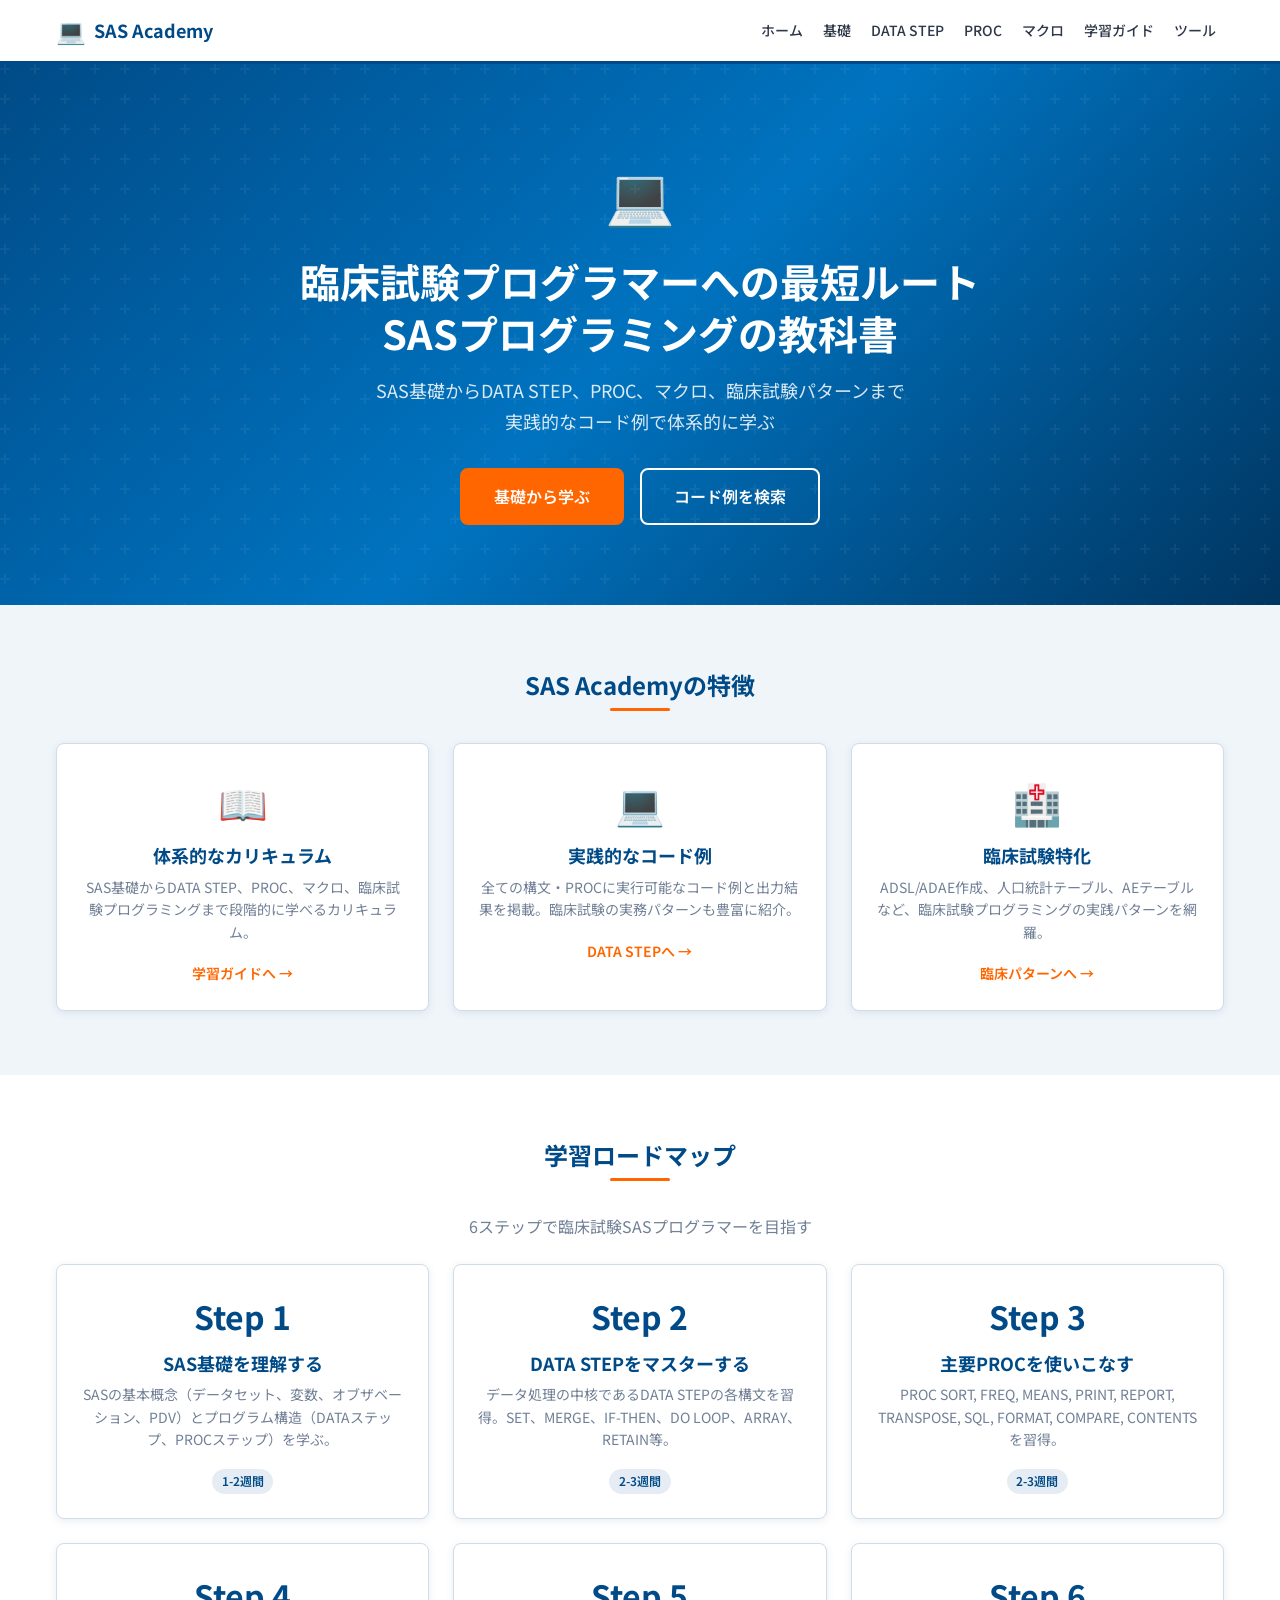
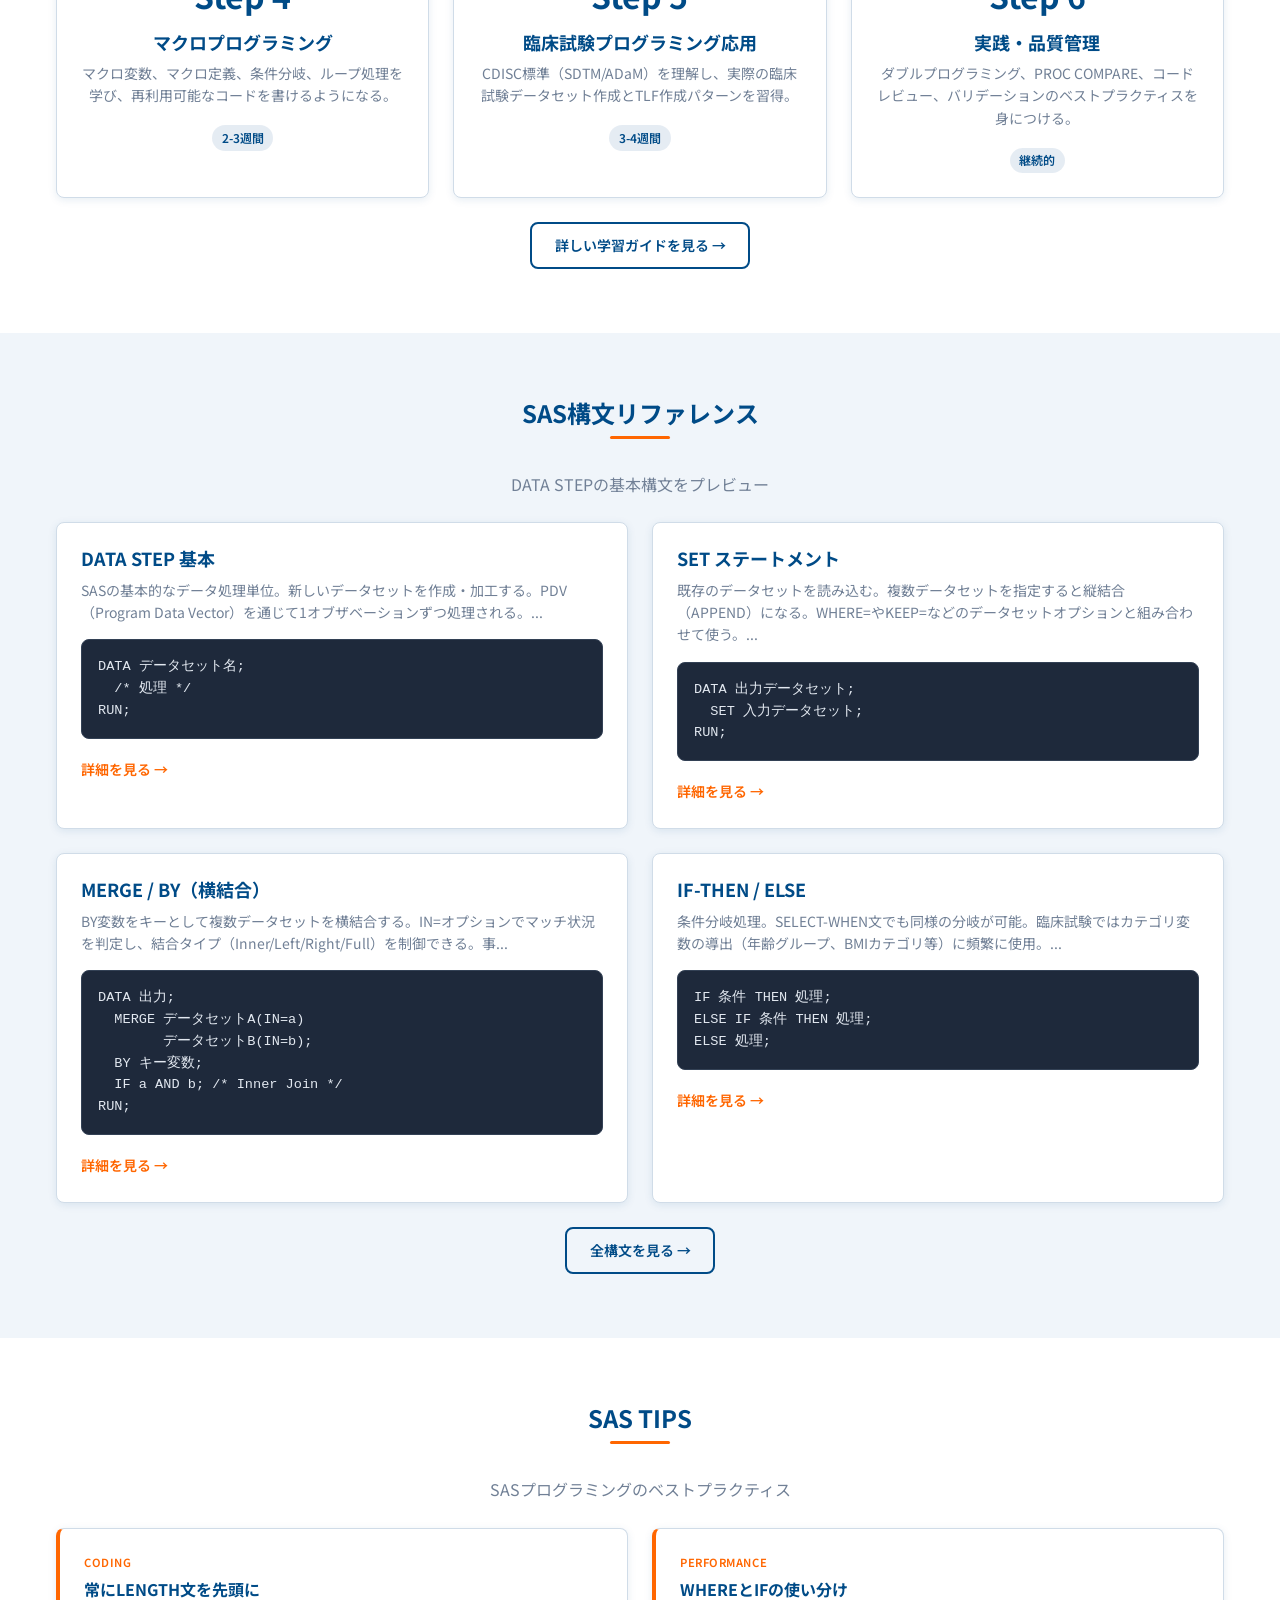
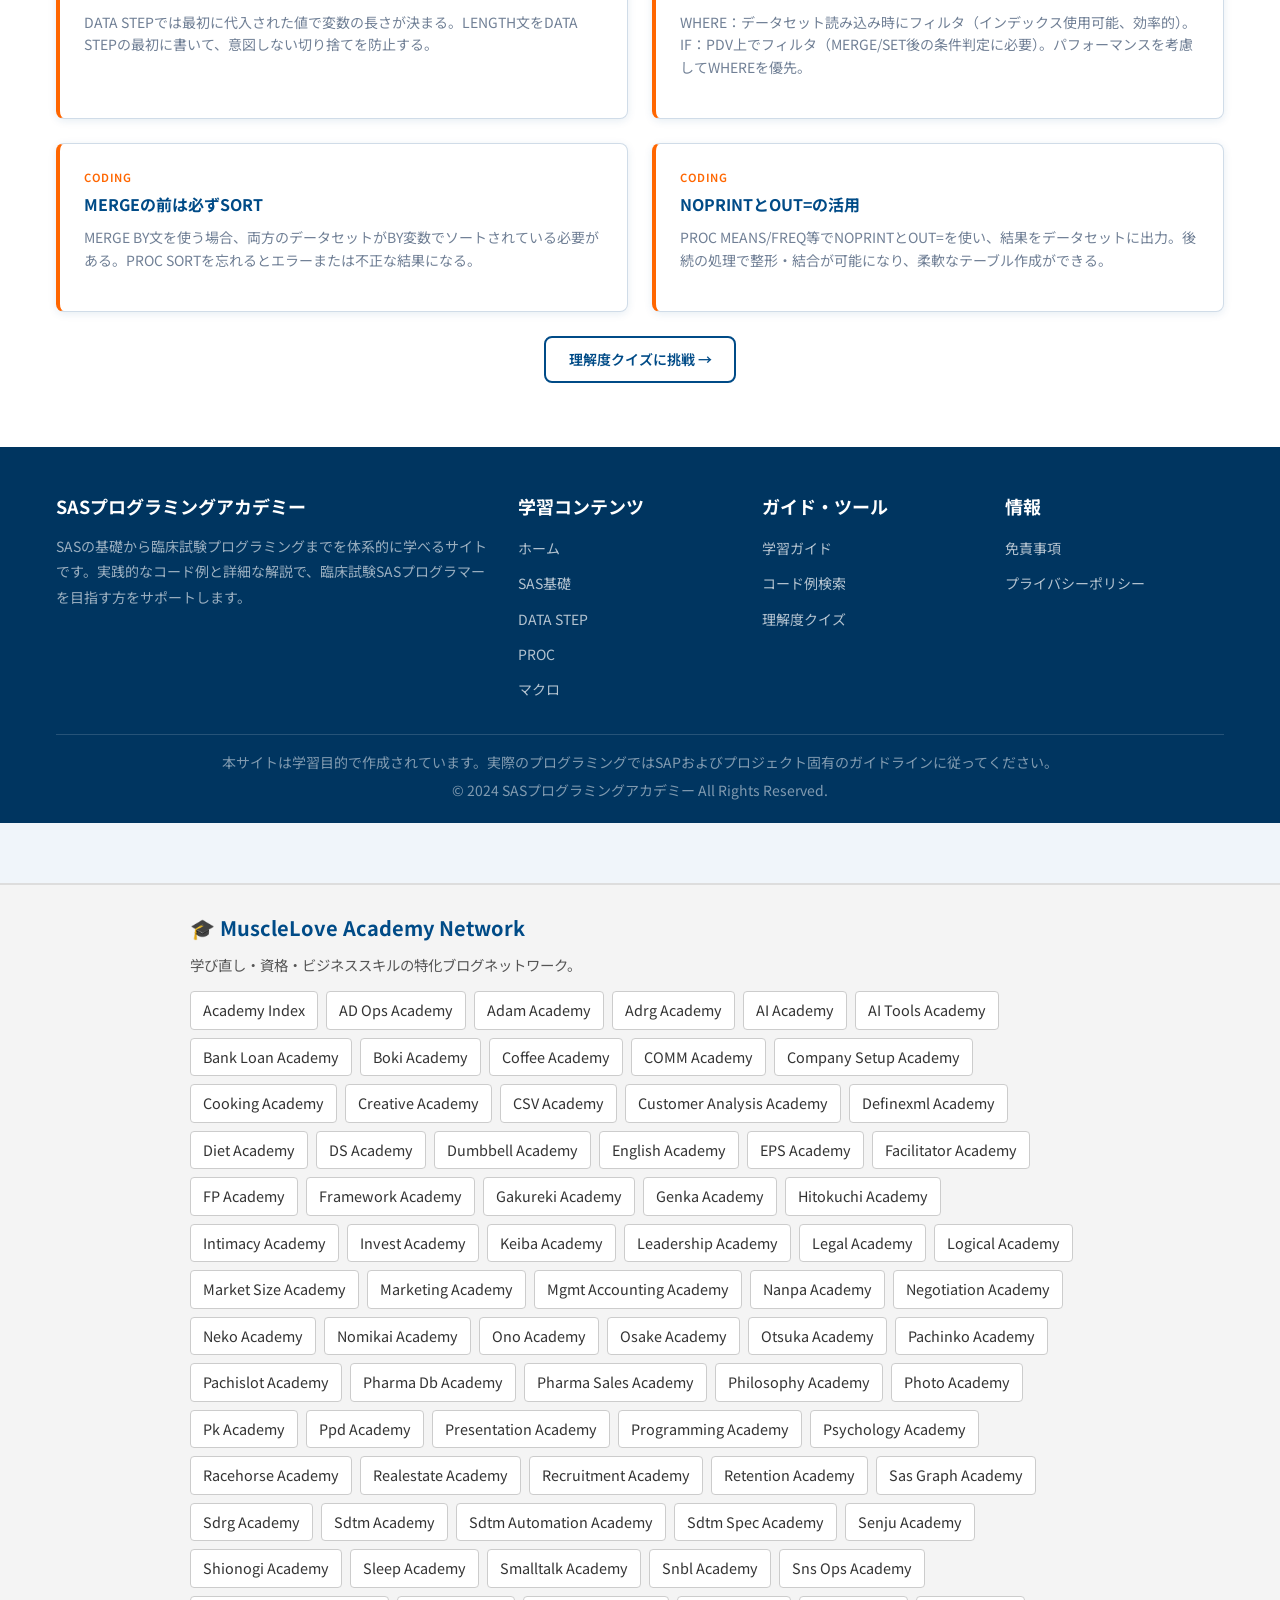
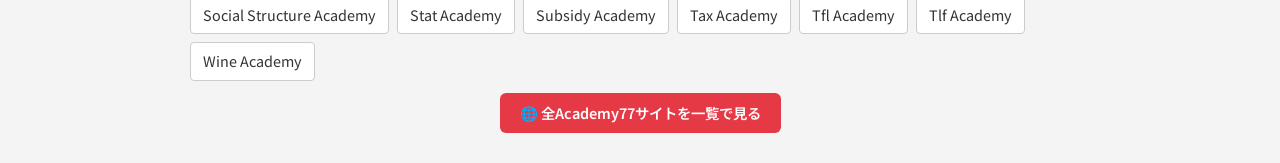
<file: index.html>
<!DOCTYPE html>
<html lang="ja">
<head>
  <meta charset="UTF-8">
  <meta name="viewport" content="width=device-width, initial-scale=1.0">
  <meta name="description" content="SASプログラミングアカデミー - 臨床試験プログラマーへの最短ルート。SASの基礎からDATA STEP、PROC、マクロ、臨床試験プログラミングまで体系的に学ぶ。">
    <link rel="canonical" href="https://musclelove-777.github.io/sas-academy/">
    <meta name="robots" content="index,follow">
    <meta property="og:type" content="website">
    <meta property="og:url" content="https://musclelove-777.github.io/sas-academy/">
    <meta property="og:title" content="SASプログラミングアカデミー | 臨床試験プログラマーへの最短ルート">
    <meta property="og:description" content="SASプログラミングアカデミー - 臨床試験プログラマーへの最短ルート。SASの基礎からDATA STEP、PROC、マクロ、臨床試験プログラミングまで体系的に学ぶ。">
    <meta property="og:locale" content="ja_JP">
    <meta name="twitter:card" content="summary_large_image">
    <meta name="twitter:title" content="SASプログラミングアカデミー | 臨床試験プログラマーへの最短ルート">
    <meta name="twitter:description" content="SASプログラミングアカデミー - 臨床試験プログラマーへの最短ルート。SASの基礎からDATA STEP、PROC、マクロ、臨床試験プログラミングまで体系的に学ぶ。">
    <script type="application/ld+json">{"@context": "https://schema.org", "@type": "WebSite", "name": "SASプログラミングアカデミー | 臨床試験プログラマーへの最短ルート", "url": "https://musclelove-777.github.io/sas-academy/", "description": "SASプログラミングアカデミー - 臨床試験プログラマーへの最短ルート。SASの基礎からDATA STEP、PROC、マクロ、臨床試験プログラミングまで体系的に学ぶ。", "inLanguage": "ja"}</script>
  <title>SASプログラミングアカデミー | 臨床試験プログラマーへの最短ルート</title>

  <!-- Google Fonts -->
  <link rel="preconnect" href="https://fonts.googleapis.com">
  <link rel="preconnect" href="https://fonts.gstatic.com" crossorigin>
  <link href="https://fonts.googleapis.com/css2?family=Noto+Sans+JP:wght@400;500;700&display=swap" rel="stylesheet">

  <!-- CSS -->
  <link rel="stylesheet" href="css/style.css">
<!-- Google tag (gtag.js) -->
<script async src="https://www.googletagmanager.com/gtag/js?id=G-HJLCFVY5TF"></script>
<script>
  window.dataLayer = window.dataLayer || [];
  function gtag(){dataLayer.push(arguments);}
  gtag('js', new Date());
  gtag('config', 'G-HJLCFVY5TF');
</script>
  <meta property="og:image" content="https://musclelove-777.github.io/sas-academy/og.png">
  <meta property="og:image:width" content="1200">
  <meta property="og:image:height" content="630">
  <meta property="og:image:type" content="image/png">
  <meta name="twitter:image" content="https://musclelove-777.github.io/sas-academy/og.png">
</head>
<body>

  <!-- ========== ヘッダー ========== -->
  <header class="site-header">
    <div class="container header-inner">
      <a href="index.html" class="site-logo">
        <span class="logo-icon">&#x1F4BB;</span>
        <span>SAS Academy</span>
      </a>

      <!-- デスクトップナビ -->
      <nav class="nav-menu" aria-label="メインナビゲーション">
        <a href="index.html">ホーム</a>
        <a href="basics/index.html">基礎</a>
        <a href="datastep/index.html">DATA STEP</a>
        <a href="procs/index.html">PROC</a>
        <a href="macro/index.html">マクロ</a>
        <a href="guide/index.html">学習ガイド</a>
        <div class="nav-dropdown" id="nav-dropdown-tools">
          <span class="nav-dropdown-toggle nav-menu-link">ツール</span>
          <div class="nav-dropdown-menu">
            <a href="tools/search.html">コード例検索</a>
            <a href="tools/quiz.html">理解度クイズ</a>
          </div>
        </div>
      </nav>

      <!-- ハンバーガー -->
      <button class="hamburger" id="hamburger" aria-label="メニューを開く" aria-expanded="false">
        <span></span>
        <span></span>
        <span></span>
      </button>
    </div>

    <!-- モバイルメニュー -->
    <nav class="mobile-menu" id="mobile-menu" aria-label="モバイルナビゲーション">
      <a href="index.html">ホーム</a>
      <a href="basics/index.html">基礎</a>
      <a href="datastep/index.html">DATA STEP</a>
      <a href="procs/index.html">PROC</a>
      <a href="macro/index.html">マクロ</a>
      <a href="guide/index.html">学習ガイド</a>
      <span class="mobile-submenu-label">ツール</span>
      <div class="mobile-submenu">
        <a href="tools/search.html">コード例検索</a>
        <a href="tools/quiz.html">理解度クイズ</a>
      </div>
    </nav>
  </header>

  <!-- ========== メインコンテンツ ========== -->
  <main>

    <!-- ===== ヒーローセクション ===== -->
    <section class="hero">
      <div class="container">
        <span class="hero-icon" aria-hidden="true">&#x1F4BB;</span>
        <h1>臨床試験プログラマーへの最短ルート<br>SASプログラミングの教科書</h1>
        <p class="hero-subtitle">SAS基礎からDATA STEP、PROC、マクロ、臨床試験パターンまで<br>実践的なコード例で体系的に学ぶ</p>
        <div class="hero-buttons">
          <a href="basics/index.html" class="btn btn-primary btn-lg">基礎から学ぶ</a>
          <a href="tools/search.html" class="btn btn-secondary btn-lg">コード例を検索</a>
        </div>
      </div>
    </section>

    <!-- ===== 特徴カード（3カラム） ===== -->
    <section class="section fade-in">
      <div class="container">
        <h2 class="section-title">SAS Academyの特徴</h2>
        <div class="grid grid-3">

          <div class="card text-center">
            <div class="card-icon">&#x1F4D6;</div>
            <h3 class="card-title">体系的なカリキュラム</h3>
            <p class="card-text">SAS基礎からDATA STEP、PROC、マクロ、臨床試験プログラミングまで段階的に学べるカリキュラム。</p>
            <a href="guide/index.html" class="card-link">学習ガイドへ &rarr;</a>
          </div>

          <div class="card text-center">
            <div class="card-icon">&#x1F4BB;</div>
            <h3 class="card-title">実践的なコード例</h3>
            <p class="card-text">全ての構文・PROCに実行可能なコード例と出力結果を掲載。臨床試験の実務パターンも豊富に紹介。</p>
            <a href="datastep/index.html" class="card-link">DATA STEPへ &rarr;</a>
          </div>

          <div class="card text-center">
            <div class="card-icon">&#x1F3E5;</div>
            <h3 class="card-title">臨床試験特化</h3>
            <p class="card-text">ADSL/ADAE作成、人口統計テーブル、AEテーブルなど、臨床試験プログラミングの実践パターンを網羅。</p>
            <a href="guide/index.html#clinical" class="card-link">臨床パターンへ &rarr;</a>
          </div>

        </div>
      </div>
    </section>

    <!-- ===== 学習ロードマップ プレビュー ===== -->
    <section class="section fade-in" id="roadmap" style="background-color: var(--color-white);">
      <div class="container">
        <h2 class="section-title">学習ロードマップ</h2>
        <p class="text-center text-light mb-4">6ステップで臨床試験SASプログラマーを目指す</p>

        <div class="grid grid-3" id="roadmap-preview">
          <!-- JS で動的生成 -->
        </div>

        <div class="text-center mt-4">
          <a href="guide/index.html" class="btn btn-outline">詳しい学習ガイドを見る &rarr;</a>
        </div>
      </div>
    </section>

    <!-- ===== 構文プレビュー ===== -->
    <section class="section fade-in" id="syntax-preview">
      <div class="container">
        <h2 class="section-title">SAS構文リファレンス</h2>
        <p class="text-center text-light mb-4">DATA STEPの基本構文をプレビュー</p>

        <div class="grid grid-2" id="syntax-cards">
          <!-- JS で動的生成 -->
        </div>

        <div class="text-center mt-4">
          <a href="datastep/index.html" class="btn btn-outline">全構文を見る &rarr;</a>
        </div>
      </div>
    </section>

    <!-- ===== TIPS プレビュー ===== -->
    <section class="section fade-in" id="tips" style="background-color: var(--color-white);">
      <div class="container">
        <h2 class="section-title">SAS TIPS</h2>
        <p class="text-center text-light mb-4">SASプログラミングのベストプラクティス</p>

        <div class="grid grid-2" id="tips-cards">
          <!-- JS で動的生成 -->
        </div>

        <div class="text-center mt-4">
          <a href="tools/quiz.html" class="btn btn-outline">理解度クイズに挑戦 &rarr;</a>
        </div>
      </div>
    </section>

  </main>

  <!-- ========== フッター ========== -->
  <footer class="site-footer">
    <div class="container">
      <div class="footer-grid">

        <div class="footer-section">
          <h4>SASプログラミングアカデミー</h4>
          <p class="text-sm" style="color: rgba(255,255,255,0.6); line-height: 1.8;">
            SASの基礎から臨床試験プログラミングまでを体系的に学べるサイトです。実践的なコード例と詳細な解説で、臨床試験SASプログラマーを目指す方をサポートします。
          </p>
        </div>

        <div class="footer-section">
          <h4>学習コンテンツ</h4>
          <ul>
            <li><a href="index.html">ホーム</a></li>
            <li><a href="basics/index.html">SAS基礎</a></li>
            <li><a href="datastep/index.html">DATA STEP</a></li>
            <li><a href="procs/index.html">PROC</a></li>
            <li><a href="macro/index.html">マクロ</a></li>
          </ul>
        </div>

        <div class="footer-section">
          <h4>ガイド・ツール</h4>
          <ul>
            <li><a href="guide/index.html">学習ガイド</a></li>
            <li><a href="tools/search.html">コード例検索</a></li>
            <li><a href="tools/quiz.html">理解度クイズ</a></li>
          </ul>
        </div>

        <div class="footer-section">
          <h4>情報</h4>
          <ul>
            <li><a href="#">免責事項</a></li>
            <li><a href="#">プライバシーポリシー</a></li>
          </ul>
        </div>

      </div>

      <div class="footer-bottom">
        <p>本サイトは学習目的で作成されています。実際のプログラミングではSAPおよびプロジェクト固有のガイドラインに従ってください。</p>
        <p>&copy; 2024 SASプログラミングアカデミー All Rights Reserved.</p>
      </div>
    </div>
  </footer>

  <!-- JS -->
  <script src="js/data.js"></script>
  <script src="js/main.js"></script>
<footer class="academy-network" style="margin-top:60px;padding:30px 20px;background:#f4f4f4;border-top:2px solid #ddd;font-size:0.9rem;">
  <div style="max-width:900px;margin:0 auto;">
    <h3 style="margin-bottom:12px;">🎓 MuscleLove Academy Network</h3>
    <p style="margin-bottom:14px;color:#555;">学び直し・資格・ビジネススキルの特化ブログネットワーク。</p>
    <div style="display:flex;flex-wrap:wrap;gap:8px;">
        <a href="https://musclelove-777.github.io/academy-index/" style="padding:6px 12px;background:#fff;border:1px solid #ccc;border-radius:4px;text-decoration:none;color:#333;">Academy Index</a>
        <a href="https://musclelove-777.github.io/ad-ops-academy/" style="padding:6px 12px;background:#fff;border:1px solid #ccc;border-radius:4px;text-decoration:none;color:#333;">AD Ops Academy</a>
        <a href="https://musclelove-777.github.io/adam-academy/" style="padding:6px 12px;background:#fff;border:1px solid #ccc;border-radius:4px;text-decoration:none;color:#333;">Adam Academy</a>
        <a href="https://musclelove-777.github.io/adrg-academy/" style="padding:6px 12px;background:#fff;border:1px solid #ccc;border-radius:4px;text-decoration:none;color:#333;">Adrg Academy</a>
        <a href="https://musclelove-777.github.io/ai-academy/" style="padding:6px 12px;background:#fff;border:1px solid #ccc;border-radius:4px;text-decoration:none;color:#333;">AI Academy</a>
        <a href="https://musclelove-777.github.io/ai-tools-academy/" style="padding:6px 12px;background:#fff;border:1px solid #ccc;border-radius:4px;text-decoration:none;color:#333;">AI Tools Academy</a>
        <a href="https://musclelove-777.github.io/bank-loan-academy/" style="padding:6px 12px;background:#fff;border:1px solid #ccc;border-radius:4px;text-decoration:none;color:#333;">Bank Loan Academy</a>
        <a href="https://musclelove-777.github.io/boki-academy/" style="padding:6px 12px;background:#fff;border:1px solid #ccc;border-radius:4px;text-decoration:none;color:#333;">Boki Academy</a>
        <a href="https://musclelove-777.github.io/coffee-academy/" style="padding:6px 12px;background:#fff;border:1px solid #ccc;border-radius:4px;text-decoration:none;color:#333;">Coffee Academy</a>
        <a href="https://musclelove-777.github.io/comm-academy/" style="padding:6px 12px;background:#fff;border:1px solid #ccc;border-radius:4px;text-decoration:none;color:#333;">COMM Academy</a>
        <a href="https://musclelove-777.github.io/company-setup-academy/" style="padding:6px 12px;background:#fff;border:1px solid #ccc;border-radius:4px;text-decoration:none;color:#333;">Company Setup Academy</a>
        <a href="https://musclelove-777.github.io/cooking-academy/" style="padding:6px 12px;background:#fff;border:1px solid #ccc;border-radius:4px;text-decoration:none;color:#333;">Cooking Academy</a>
        <a href="https://musclelove-777.github.io/creative-academy/" style="padding:6px 12px;background:#fff;border:1px solid #ccc;border-radius:4px;text-decoration:none;color:#333;">Creative Academy</a>
        <a href="https://musclelove-777.github.io/csv-academy/" style="padding:6px 12px;background:#fff;border:1px solid #ccc;border-radius:4px;text-decoration:none;color:#333;">CSV Academy</a>
        <a href="https://musclelove-777.github.io/customer-analysis-academy/" style="padding:6px 12px;background:#fff;border:1px solid #ccc;border-radius:4px;text-decoration:none;color:#333;">Customer Analysis Academy</a>
        <a href="https://musclelove-777.github.io/definexml-academy/" style="padding:6px 12px;background:#fff;border:1px solid #ccc;border-radius:4px;text-decoration:none;color:#333;">Definexml Academy</a>
        <a href="https://musclelove-777.github.io/diet-academy/" style="padding:6px 12px;background:#fff;border:1px solid #ccc;border-radius:4px;text-decoration:none;color:#333;">Diet Academy</a>
        <a href="https://musclelove-777.github.io/ds-academy/" style="padding:6px 12px;background:#fff;border:1px solid #ccc;border-radius:4px;text-decoration:none;color:#333;">DS Academy</a>
        <a href="https://musclelove-777.github.io/dumbbell-academy/" style="padding:6px 12px;background:#fff;border:1px solid #ccc;border-radius:4px;text-decoration:none;color:#333;">Dumbbell Academy</a>
        <a href="https://musclelove-777.github.io/english-academy/" style="padding:6px 12px;background:#fff;border:1px solid #ccc;border-radius:4px;text-decoration:none;color:#333;">English Academy</a>
        <a href="https://musclelove-777.github.io/eps-academy/" style="padding:6px 12px;background:#fff;border:1px solid #ccc;border-radius:4px;text-decoration:none;color:#333;">EPS Academy</a>
        <a href="https://musclelove-777.github.io/facilitator-academy/" style="padding:6px 12px;background:#fff;border:1px solid #ccc;border-radius:4px;text-decoration:none;color:#333;">Facilitator Academy</a>
        <a href="https://musclelove-777.github.io/fp-academy/" style="padding:6px 12px;background:#fff;border:1px solid #ccc;border-radius:4px;text-decoration:none;color:#333;">FP Academy</a>
        <a href="https://musclelove-777.github.io/framework-academy/" style="padding:6px 12px;background:#fff;border:1px solid #ccc;border-radius:4px;text-decoration:none;color:#333;">Framework Academy</a>
        <a href="https://musclelove-777.github.io/gakureki-academy/" style="padding:6px 12px;background:#fff;border:1px solid #ccc;border-radius:4px;text-decoration:none;color:#333;">Gakureki Academy</a>
        <a href="https://musclelove-777.github.io/genka-academy/" style="padding:6px 12px;background:#fff;border:1px solid #ccc;border-radius:4px;text-decoration:none;color:#333;">Genka Academy</a>
        <a href="https://musclelove-777.github.io/hitokuchi-academy/" style="padding:6px 12px;background:#fff;border:1px solid #ccc;border-radius:4px;text-decoration:none;color:#333;">Hitokuchi Academy</a>
        <a href="https://musclelove-777.github.io/intimacy-academy/" style="padding:6px 12px;background:#fff;border:1px solid #ccc;border-radius:4px;text-decoration:none;color:#333;">Intimacy Academy</a>
        <a href="https://musclelove-777.github.io/invest-academy/" style="padding:6px 12px;background:#fff;border:1px solid #ccc;border-radius:4px;text-decoration:none;color:#333;">Invest Academy</a>
        <a href="https://musclelove-777.github.io/keiba-academy/" style="padding:6px 12px;background:#fff;border:1px solid #ccc;border-radius:4px;text-decoration:none;color:#333;">Keiba Academy</a>
        <a href="https://musclelove-777.github.io/leadership-academy/" style="padding:6px 12px;background:#fff;border:1px solid #ccc;border-radius:4px;text-decoration:none;color:#333;">Leadership Academy</a>
        <a href="https://musclelove-777.github.io/legal-academy/" style="padding:6px 12px;background:#fff;border:1px solid #ccc;border-radius:4px;text-decoration:none;color:#333;">Legal Academy</a>
        <a href="https://musclelove-777.github.io/logical-academy/" style="padding:6px 12px;background:#fff;border:1px solid #ccc;border-radius:4px;text-decoration:none;color:#333;">Logical Academy</a>
        <a href="https://musclelove-777.github.io/market-size-academy/" style="padding:6px 12px;background:#fff;border:1px solid #ccc;border-radius:4px;text-decoration:none;color:#333;">Market Size Academy</a>
        <a href="https://musclelove-777.github.io/marketing-academy/" style="padding:6px 12px;background:#fff;border:1px solid #ccc;border-radius:4px;text-decoration:none;color:#333;">Marketing Academy</a>
        <a href="https://musclelove-777.github.io/mgmt-accounting-academy/" style="padding:6px 12px;background:#fff;border:1px solid #ccc;border-radius:4px;text-decoration:none;color:#333;">Mgmt Accounting Academy</a>
        <a href="https://musclelove-777.github.io/nanpa-academy/" style="padding:6px 12px;background:#fff;border:1px solid #ccc;border-radius:4px;text-decoration:none;color:#333;">Nanpa Academy</a>
        <a href="https://musclelove-777.github.io/negotiation-academy/" style="padding:6px 12px;background:#fff;border:1px solid #ccc;border-radius:4px;text-decoration:none;color:#333;">Negotiation Academy</a>
        <a href="https://musclelove-777.github.io/neko-academy/" style="padding:6px 12px;background:#fff;border:1px solid #ccc;border-radius:4px;text-decoration:none;color:#333;">Neko Academy</a>
        <a href="https://musclelove-777.github.io/nomikai-academy/" style="padding:6px 12px;background:#fff;border:1px solid #ccc;border-radius:4px;text-decoration:none;color:#333;">Nomikai Academy</a>
        <a href="https://musclelove-777.github.io/ono-academy/" style="padding:6px 12px;background:#fff;border:1px solid #ccc;border-radius:4px;text-decoration:none;color:#333;">Ono Academy</a>
        <a href="https://musclelove-777.github.io/osake-academy/" style="padding:6px 12px;background:#fff;border:1px solid #ccc;border-radius:4px;text-decoration:none;color:#333;">Osake Academy</a>
        <a href="https://musclelove-777.github.io/otsuka-academy/" style="padding:6px 12px;background:#fff;border:1px solid #ccc;border-radius:4px;text-decoration:none;color:#333;">Otsuka Academy</a>
        <a href="https://musclelove-777.github.io/pachinko-academy/" style="padding:6px 12px;background:#fff;border:1px solid #ccc;border-radius:4px;text-decoration:none;color:#333;">Pachinko Academy</a>
        <a href="https://musclelove-777.github.io/pachislot-academy/" style="padding:6px 12px;background:#fff;border:1px solid #ccc;border-radius:4px;text-decoration:none;color:#333;">Pachislot Academy</a>
        <a href="https://musclelove-777.github.io/pharma-db-academy/" style="padding:6px 12px;background:#fff;border:1px solid #ccc;border-radius:4px;text-decoration:none;color:#333;">Pharma Db Academy</a>
        <a href="https://musclelove-777.github.io/pharma-sales-academy/" style="padding:6px 12px;background:#fff;border:1px solid #ccc;border-radius:4px;text-decoration:none;color:#333;">Pharma Sales Academy</a>
        <a href="https://musclelove-777.github.io/philosophy-academy/" style="padding:6px 12px;background:#fff;border:1px solid #ccc;border-radius:4px;text-decoration:none;color:#333;">Philosophy Academy</a>
        <a href="https://musclelove-777.github.io/photo-academy/" style="padding:6px 12px;background:#fff;border:1px solid #ccc;border-radius:4px;text-decoration:none;color:#333;">Photo Academy</a>
        <a href="https://musclelove-777.github.io/pk-academy/" style="padding:6px 12px;background:#fff;border:1px solid #ccc;border-radius:4px;text-decoration:none;color:#333;">Pk Academy</a>
        <a href="https://musclelove-777.github.io/ppd-academy/" style="padding:6px 12px;background:#fff;border:1px solid #ccc;border-radius:4px;text-decoration:none;color:#333;">Ppd Academy</a>
        <a href="https://musclelove-777.github.io/presentation-academy/" style="padding:6px 12px;background:#fff;border:1px solid #ccc;border-radius:4px;text-decoration:none;color:#333;">Presentation Academy</a>
        <a href="https://musclelove-777.github.io/programming-academy/" style="padding:6px 12px;background:#fff;border:1px solid #ccc;border-radius:4px;text-decoration:none;color:#333;">Programming Academy</a>
        <a href="https://musclelove-777.github.io/psychology-academy/" style="padding:6px 12px;background:#fff;border:1px solid #ccc;border-radius:4px;text-decoration:none;color:#333;">Psychology Academy</a>
        <a href="https://musclelove-777.github.io/racehorse-academy/" style="padding:6px 12px;background:#fff;border:1px solid #ccc;border-radius:4px;text-decoration:none;color:#333;">Racehorse Academy</a>
        <a href="https://musclelove-777.github.io/realestate-academy/" style="padding:6px 12px;background:#fff;border:1px solid #ccc;border-radius:4px;text-decoration:none;color:#333;">Realestate Academy</a>
        <a href="https://musclelove-777.github.io/recruitment-academy/" style="padding:6px 12px;background:#fff;border:1px solid #ccc;border-radius:4px;text-decoration:none;color:#333;">Recruitment Academy</a>
        <a href="https://musclelove-777.github.io/retention-academy/" style="padding:6px 12px;background:#fff;border:1px solid #ccc;border-radius:4px;text-decoration:none;color:#333;">Retention Academy</a>
        <a href="https://musclelove-777.github.io/sas-graph-academy/" style="padding:6px 12px;background:#fff;border:1px solid #ccc;border-radius:4px;text-decoration:none;color:#333;">Sas Graph Academy</a>
        <a href="https://musclelove-777.github.io/sdrg-academy/" style="padding:6px 12px;background:#fff;border:1px solid #ccc;border-radius:4px;text-decoration:none;color:#333;">Sdrg Academy</a>
        <a href="https://musclelove-777.github.io/sdtm-academy/" style="padding:6px 12px;background:#fff;border:1px solid #ccc;border-radius:4px;text-decoration:none;color:#333;">Sdtm Academy</a>
        <a href="https://musclelove-777.github.io/sdtm-automation-academy/" style="padding:6px 12px;background:#fff;border:1px solid #ccc;border-radius:4px;text-decoration:none;color:#333;">Sdtm Automation Academy</a>
        <a href="https://musclelove-777.github.io/sdtm-spec-academy/" style="padding:6px 12px;background:#fff;border:1px solid #ccc;border-radius:4px;text-decoration:none;color:#333;">Sdtm Spec Academy</a>
        <a href="https://musclelove-777.github.io/senju-academy/" style="padding:6px 12px;background:#fff;border:1px solid #ccc;border-radius:4px;text-decoration:none;color:#333;">Senju Academy</a>
        <a href="https://musclelove-777.github.io/shionogi-academy/" style="padding:6px 12px;background:#fff;border:1px solid #ccc;border-radius:4px;text-decoration:none;color:#333;">Shionogi Academy</a>
        <a href="https://musclelove-777.github.io/sleep-academy/" style="padding:6px 12px;background:#fff;border:1px solid #ccc;border-radius:4px;text-decoration:none;color:#333;">Sleep Academy</a>
        <a href="https://musclelove-777.github.io/smalltalk-academy/" style="padding:6px 12px;background:#fff;border:1px solid #ccc;border-radius:4px;text-decoration:none;color:#333;">Smalltalk Academy</a>
        <a href="https://musclelove-777.github.io/snbl-academy/" style="padding:6px 12px;background:#fff;border:1px solid #ccc;border-radius:4px;text-decoration:none;color:#333;">Snbl Academy</a>
        <a href="https://musclelove-777.github.io/sns-ops-academy/" style="padding:6px 12px;background:#fff;border:1px solid #ccc;border-radius:4px;text-decoration:none;color:#333;">Sns Ops Academy</a>
        <a href="https://musclelove-777.github.io/social-structure-academy/" style="padding:6px 12px;background:#fff;border:1px solid #ccc;border-radius:4px;text-decoration:none;color:#333;">Social Structure Academy</a>
        <a href="https://musclelove-777.github.io/stat-academy/" style="padding:6px 12px;background:#fff;border:1px solid #ccc;border-radius:4px;text-decoration:none;color:#333;">Stat Academy</a>
        <a href="https://musclelove-777.github.io/subsidy-academy/" style="padding:6px 12px;background:#fff;border:1px solid #ccc;border-radius:4px;text-decoration:none;color:#333;">Subsidy Academy</a>
        <a href="https://musclelove-777.github.io/tax-academy/" style="padding:6px 12px;background:#fff;border:1px solid #ccc;border-radius:4px;text-decoration:none;color:#333;">Tax Academy</a>
        <a href="https://musclelove-777.github.io/tfl-academy/" style="padding:6px 12px;background:#fff;border:1px solid #ccc;border-radius:4px;text-decoration:none;color:#333;">Tfl Academy</a>
        <a href="https://musclelove-777.github.io/tlf-academy/" style="padding:6px 12px;background:#fff;border:1px solid #ccc;border-radius:4px;text-decoration:none;color:#333;">Tlf Academy</a>
        <a href="https://musclelove-777.github.io/wine-academy/" style="padding:6px 12px;background:#fff;border:1px solid #ccc;border-radius:4px;text-decoration:none;color:#333;">Wine Academy</a>
    </div>
  </div>

    <!-- __PORTAL_BUTTON__ -->
    <div style="margin-top:12px;text-align:center;">
      <a href="https://musclelove-777.github.io/network/academy/" style="display:inline-block;padding:8px 20px;background:#e63946;color:#fff;border-radius:6px;font-weight:600;text-decoration:none;">🌐 全Academy77サイトを一覧で見る</a>
    </div>
  </footer>
</body>
</html>
</file>
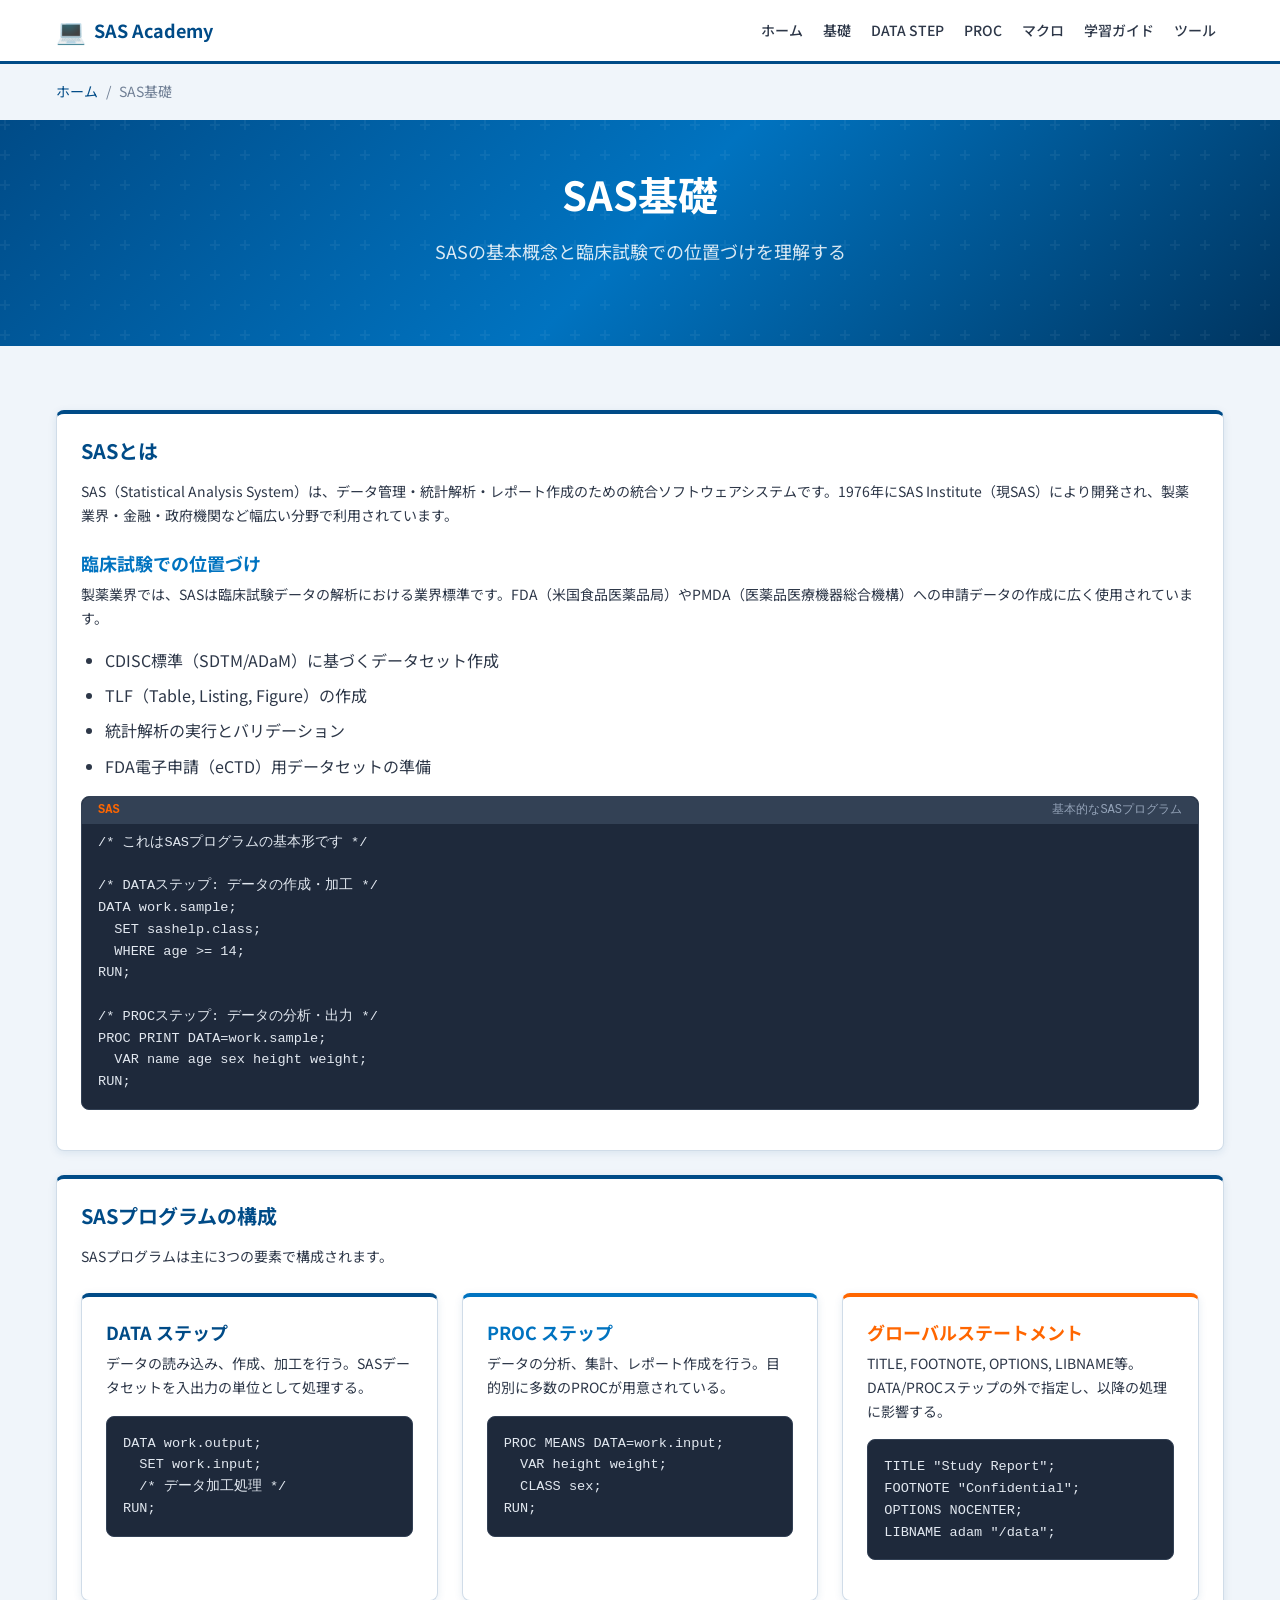
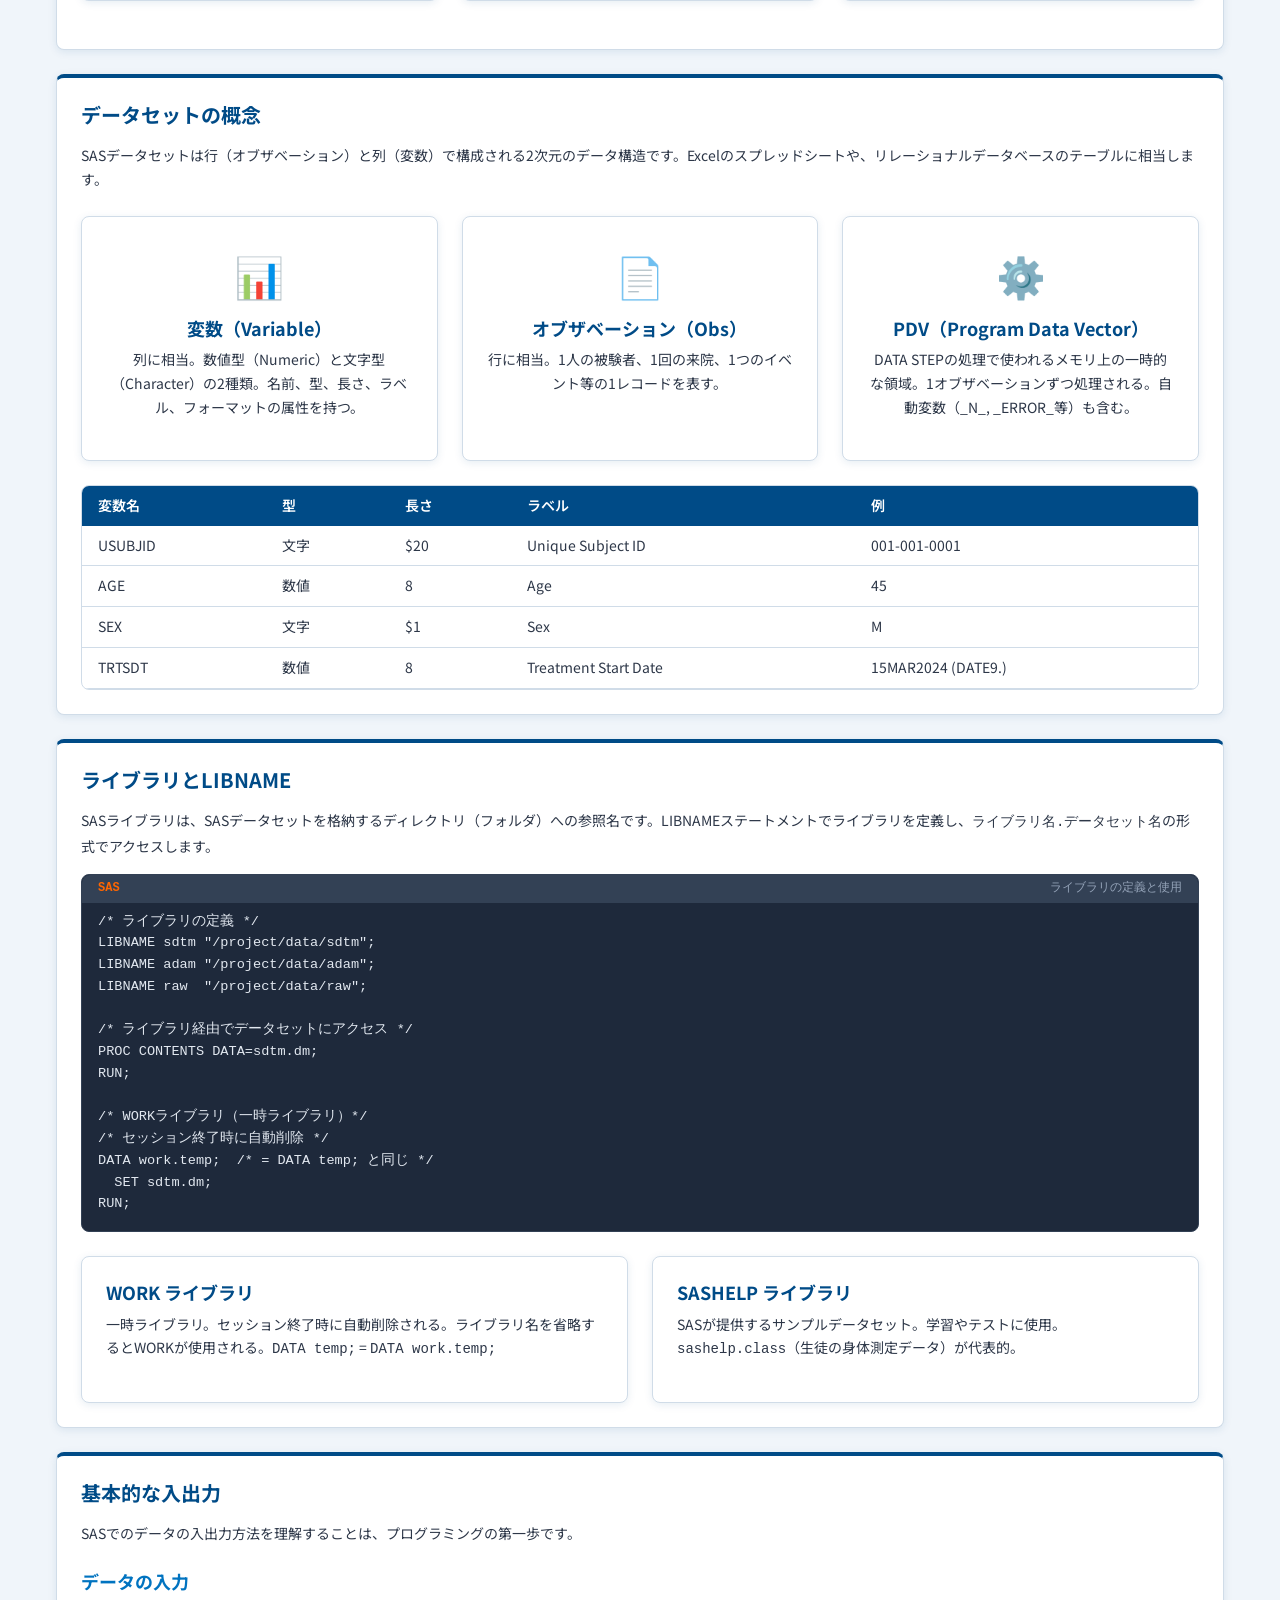
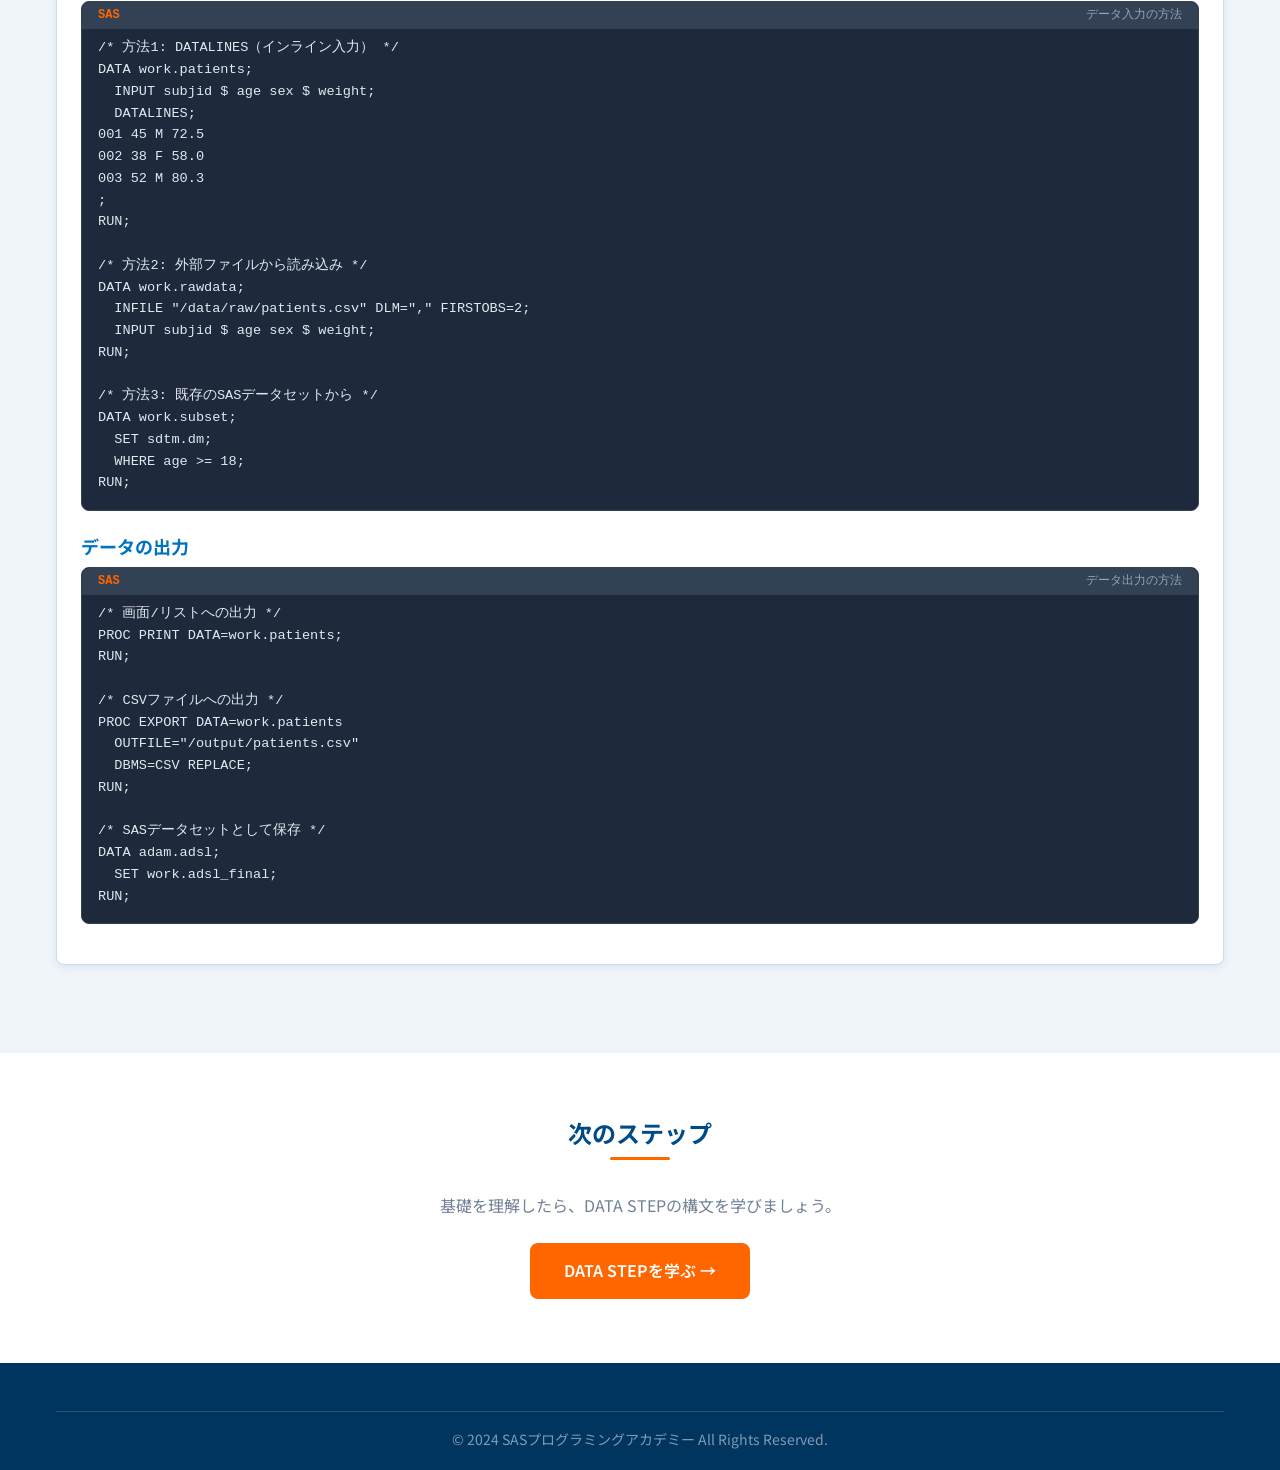
<file: basics/index.html>
<!DOCTYPE html>
<html lang="ja">
<head>
  <meta charset="UTF-8">
  <meta name="viewport" content="width=device-width, initial-scale=1.0">
  <meta name="description" content="SAS基礎 - SASとは何か、臨床試験での位置づけ、プログラムの構成、データセットの概念を学ぶ。">
  <title>SAS基礎 | SASプログラミングアカデミー</title>
  <link rel="preconnect" href="https://fonts.googleapis.com">
  <link rel="preconnect" href="https://fonts.gstatic.com" crossorigin>
  <link href="https://fonts.googleapis.com/css2?family=Noto+Sans+JP:wght@400;500;700&display=swap" rel="stylesheet">
  <link rel="stylesheet" href="../css/style.css">
</head>
<body>

  <!-- ヘッダー -->
  <header class="site-header">
    <div class="container header-inner">
      <a href="../index.html" class="site-logo">
        <span class="logo-icon">&#x1F4BB;</span>
        <span>SAS Academy</span>
      </a>
      <nav class="nav-menu" aria-label="メインナビゲーション">
        <a href="../index.html">ホーム</a>
        <a href="index.html">基礎</a>
        <a href="../datastep/index.html">DATA STEP</a>
        <a href="../procs/index.html">PROC</a>
        <a href="../macro/index.html">マクロ</a>
        <a href="../guide/index.html">学習ガイド</a>
        <div class="nav-dropdown">
          <span class="nav-dropdown-toggle nav-menu-link">ツール</span>
          <div class="nav-dropdown-menu">
            <a href="../tools/search.html">コード例検索</a>
            <a href="../tools/quiz.html">理解度クイズ</a>
          </div>
        </div>
      </nav>
      <button class="hamburger" id="hamburger" aria-label="メニューを開く" aria-expanded="false">
        <span></span><span></span><span></span>
      </button>
    </div>
    <nav class="mobile-menu" id="mobile-menu" aria-label="モバイルナビゲーション">
      <a href="../index.html">ホーム</a>
      <a href="index.html">基礎</a>
      <a href="../datastep/index.html">DATA STEP</a>
      <a href="../procs/index.html">PROC</a>
      <a href="../macro/index.html">マクロ</a>
      <a href="../guide/index.html">学習ガイド</a>
      <span class="mobile-submenu-label">ツール</span>
      <div class="mobile-submenu">
        <a href="../tools/search.html">コード例検索</a>
        <a href="../tools/quiz.html">理解度クイズ</a>
      </div>
    </nav>
  </header>

  <main>
    <!-- パンくず -->
    <div class="container">
      <div class="breadcrumb">
        <a href="../index.html">ホーム</a>
        <span class="separator">/</span>
        <span>SAS基礎</span>
      </div>
    </div>

    <!-- ヒーロー -->
    <section class="hero" style="padding: 3rem 0;">
      <div class="container">
        <h1>SAS基礎</h1>
        <p class="hero-subtitle">SASの基本概念と臨床試験での位置づけを理解する</p>
      </div>
    </section>

    <!-- コンテンツ -->
    <section class="section">
      <div class="container" id="basics-content">
        <!-- JS で動的生成 -->
      </div>
    </section>

    <!-- 次のステップ -->
    <section class="section" style="background-color: var(--color-white);">
      <div class="container text-center">
        <h2 class="section-title">次のステップ</h2>
        <p class="text-light mb-4">基礎を理解したら、DATA STEPの構文を学びましょう。</p>
        <a href="../datastep/index.html" class="btn btn-primary btn-lg">DATA STEPを学ぶ &rarr;</a>
      </div>
    </section>
  </main>

  <!-- フッター -->
  <footer class="site-footer">
    <div class="container">
      <div class="footer-bottom">
        <p>&copy; 2024 SASプログラミングアカデミー All Rights Reserved.</p>
      </div>
    </div>
  </footer>

  <script src="../js/data.js"></script>
  <script src="../js/main.js"></script>
  <script src="../js/basics.js"></script>
</body>
</html>
</file>
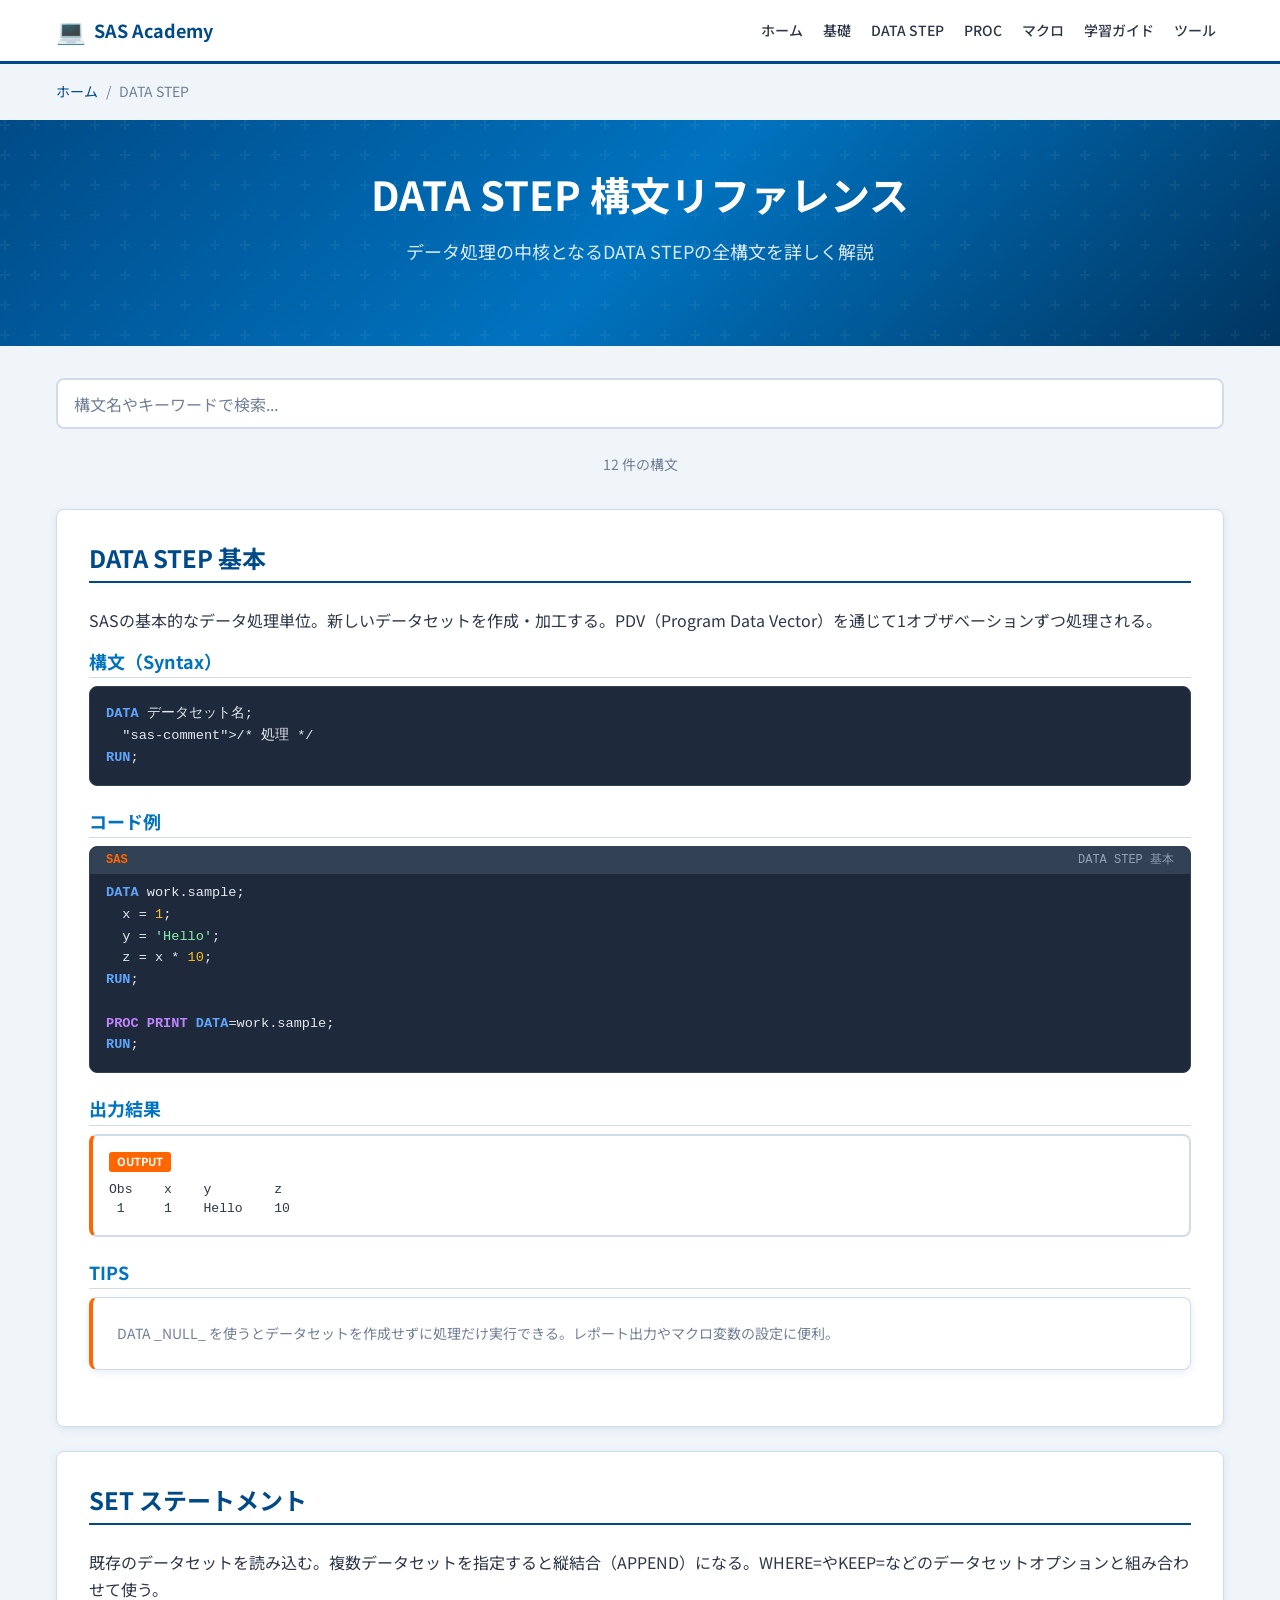
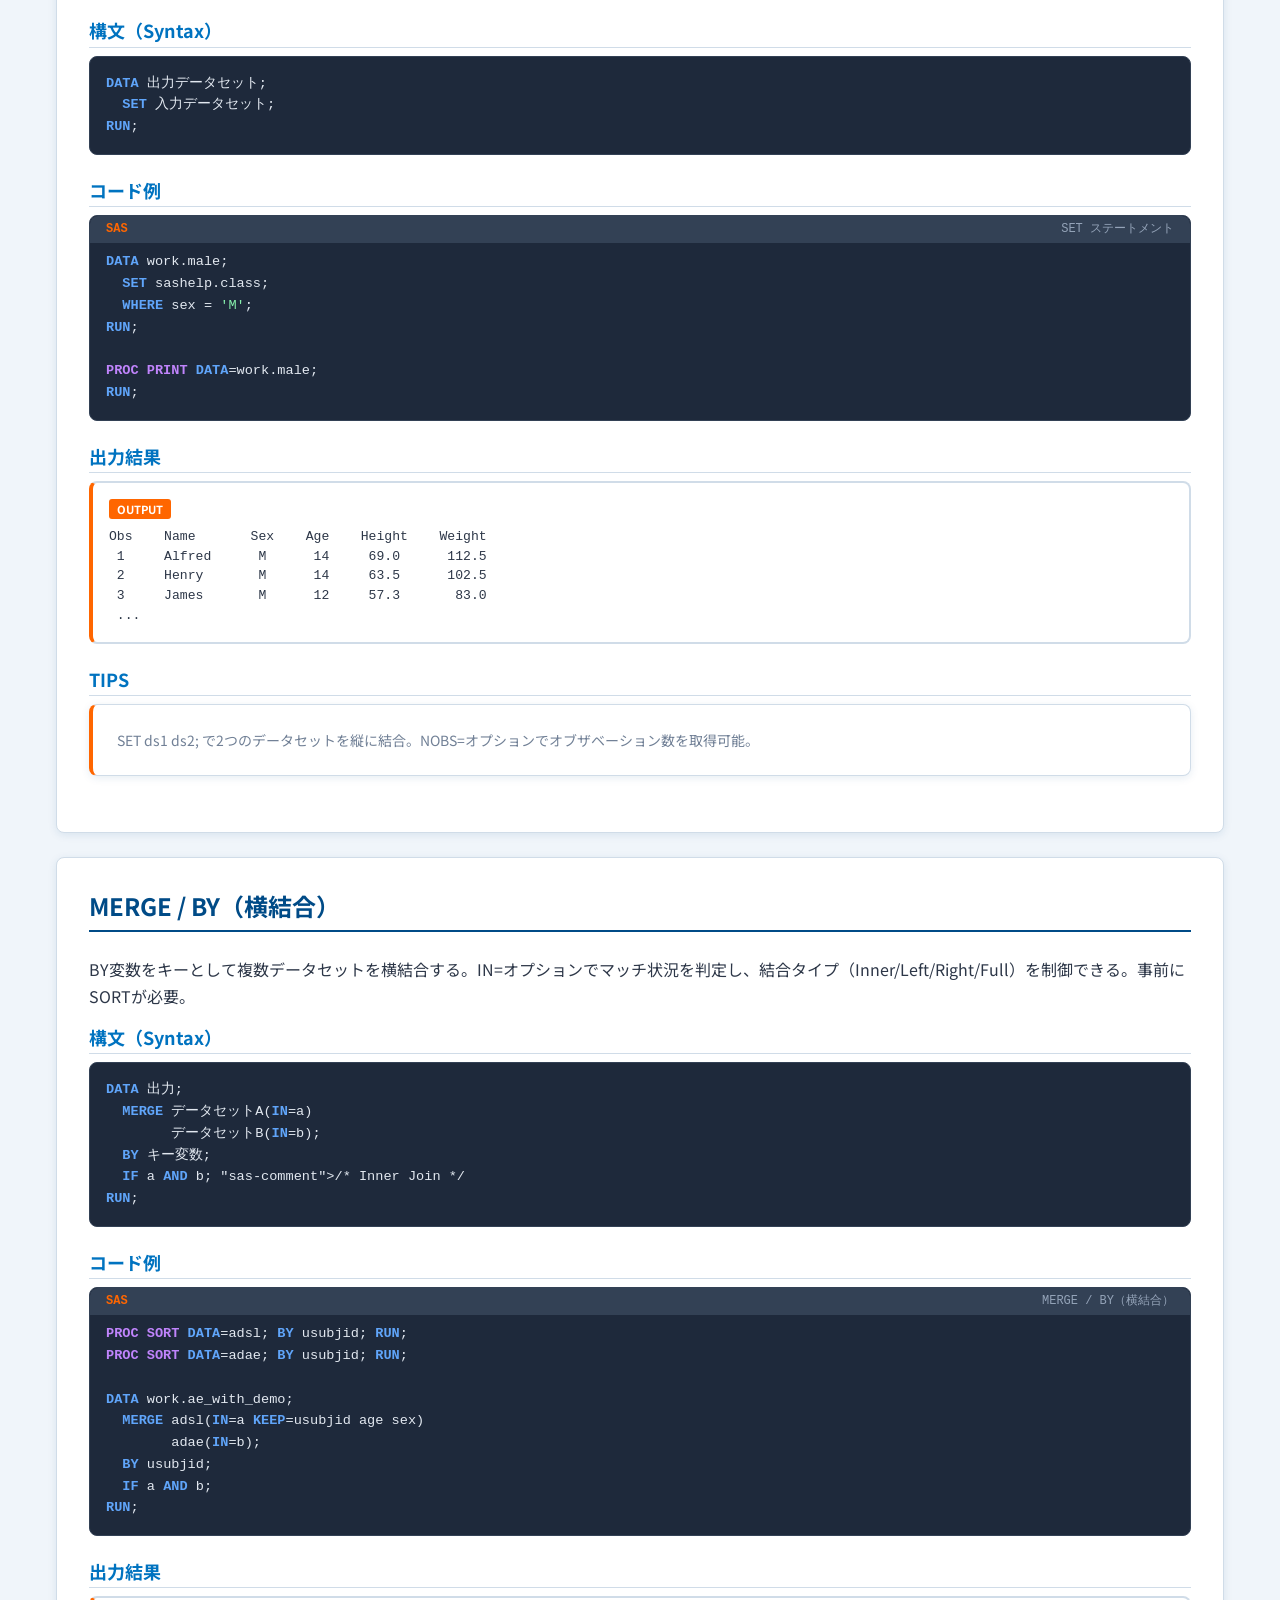
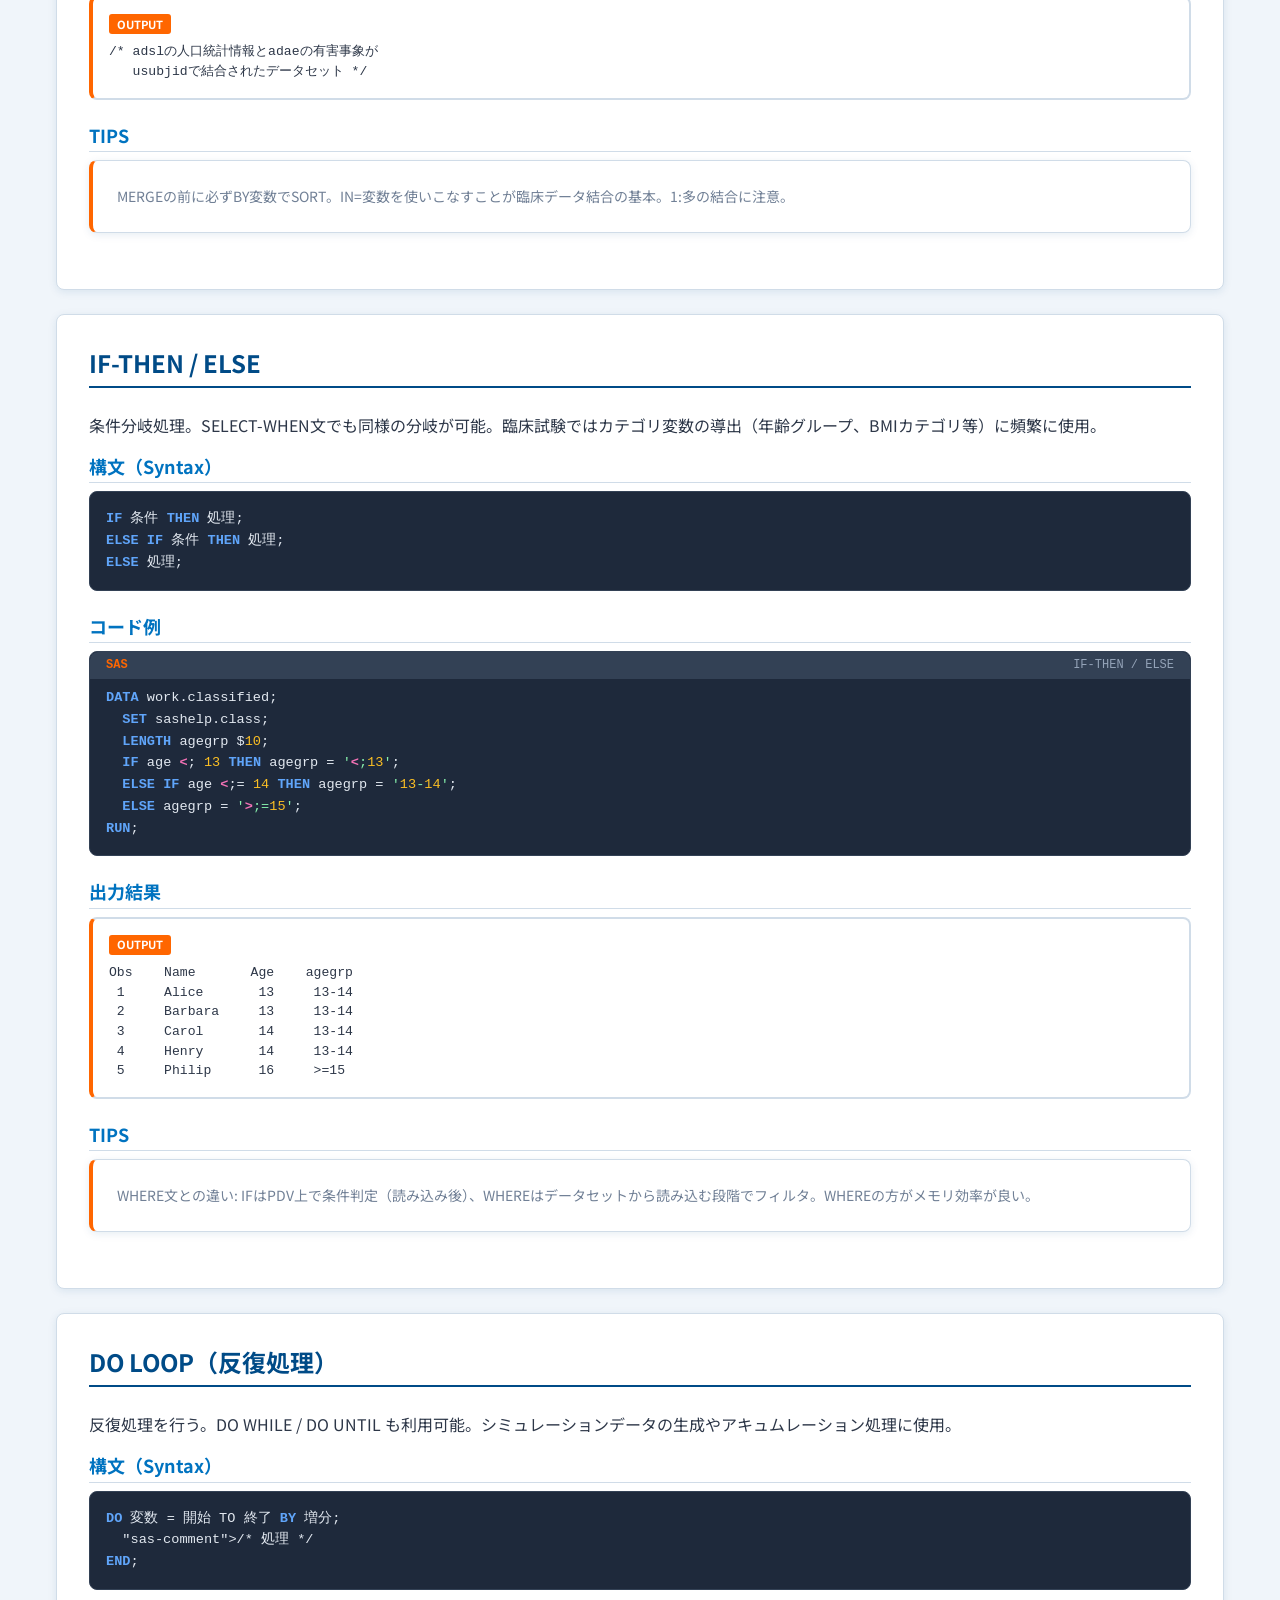
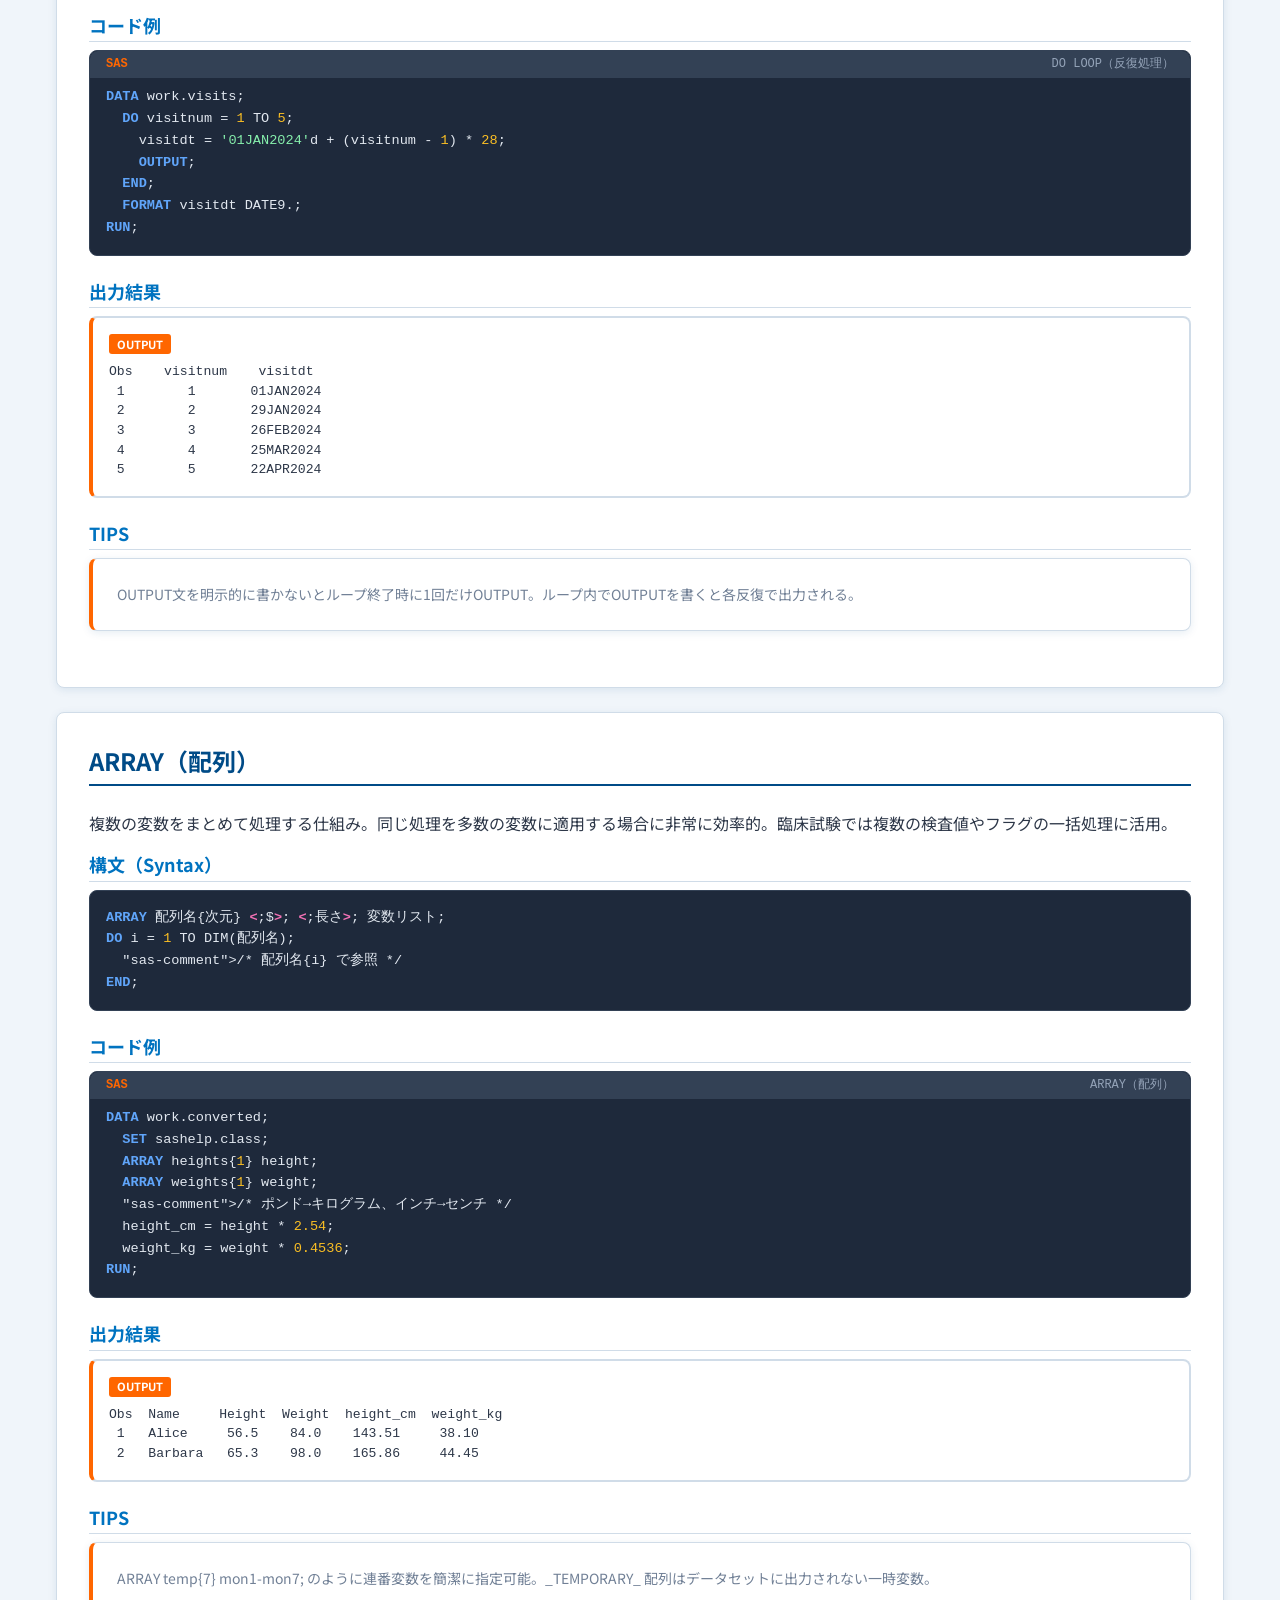
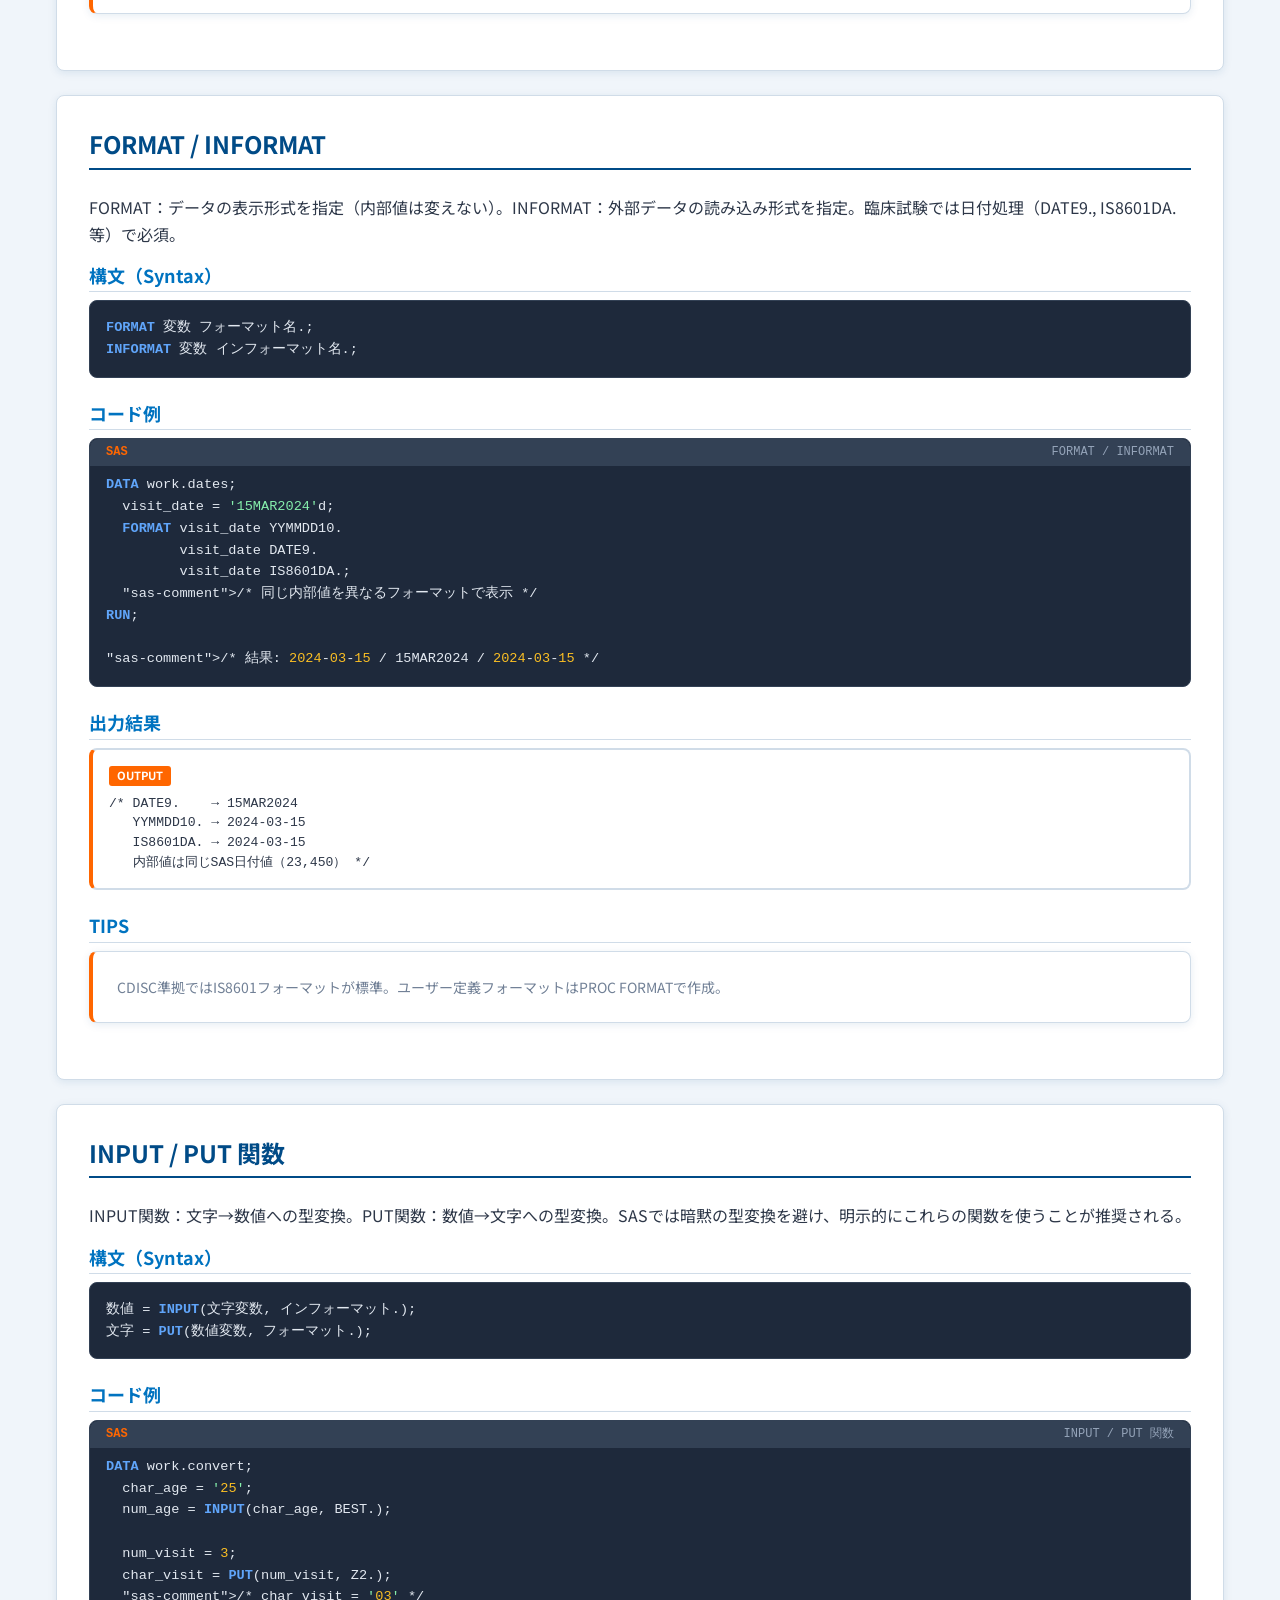
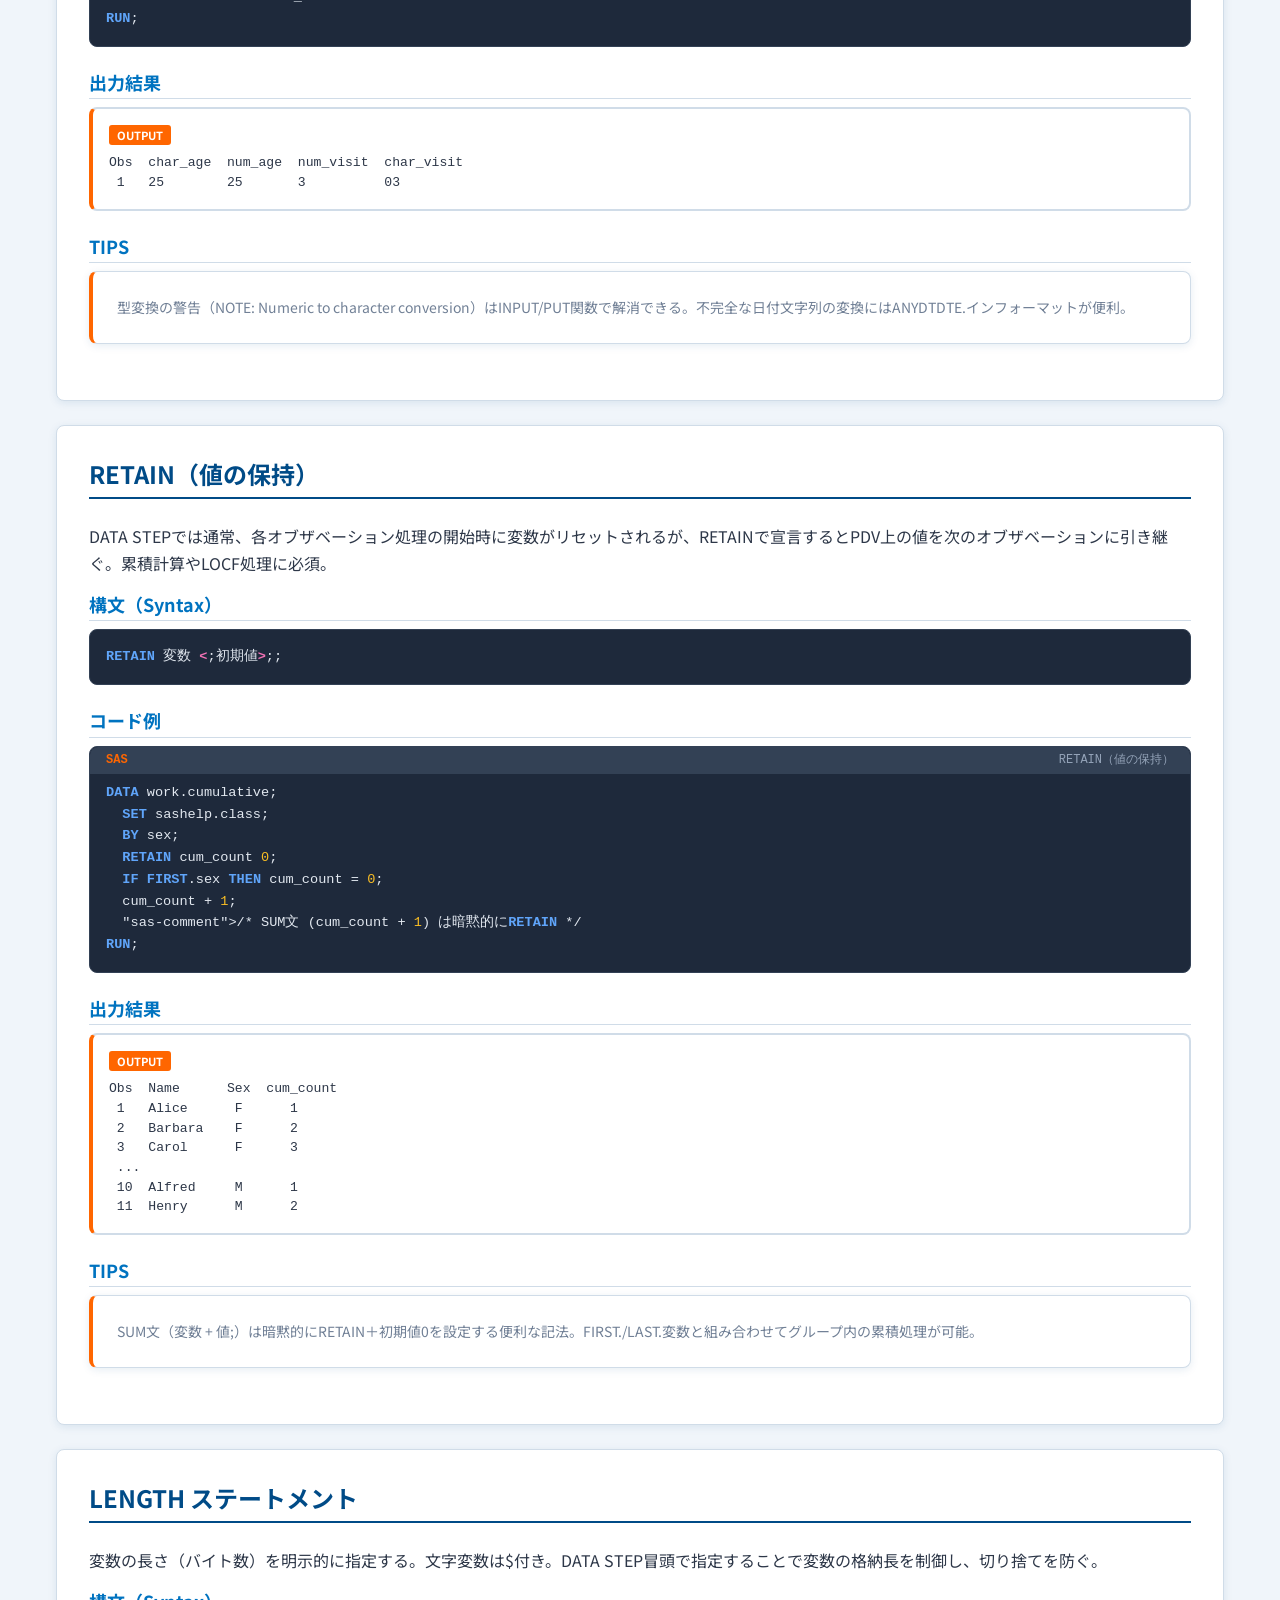
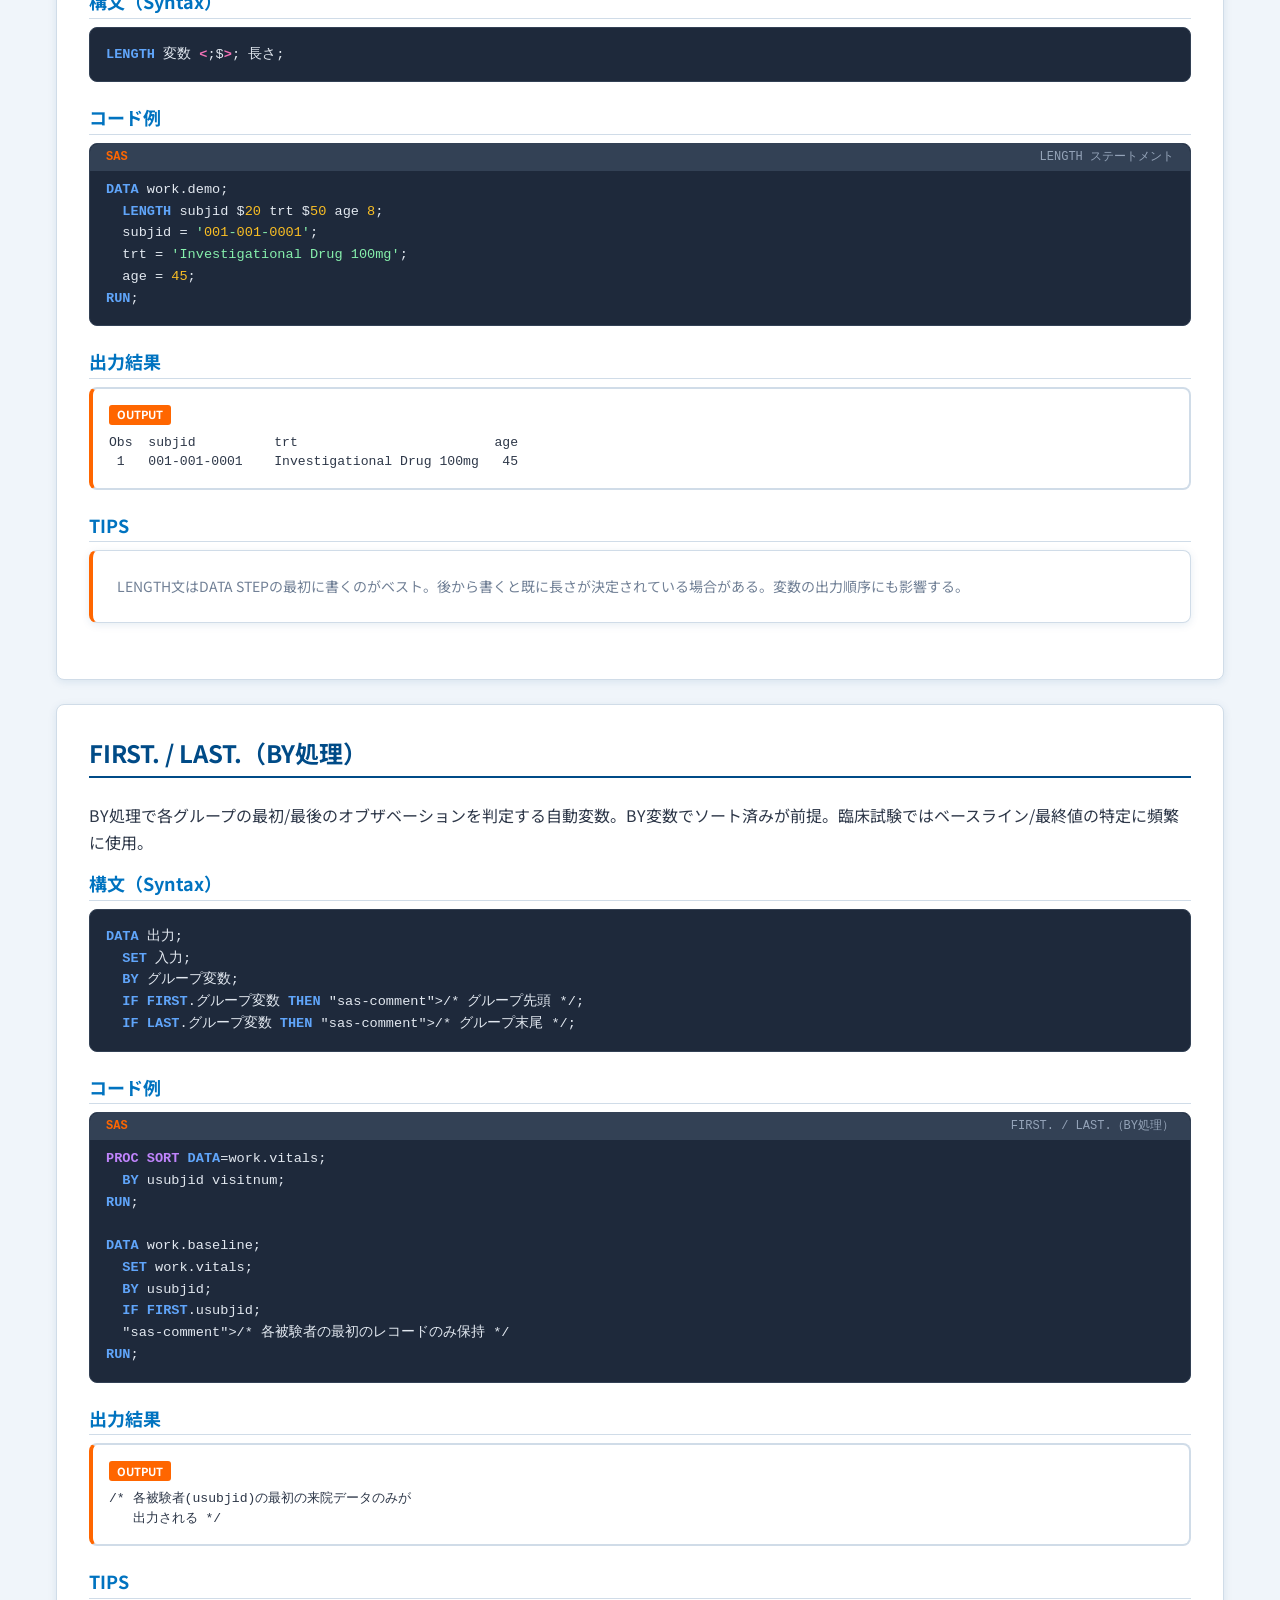
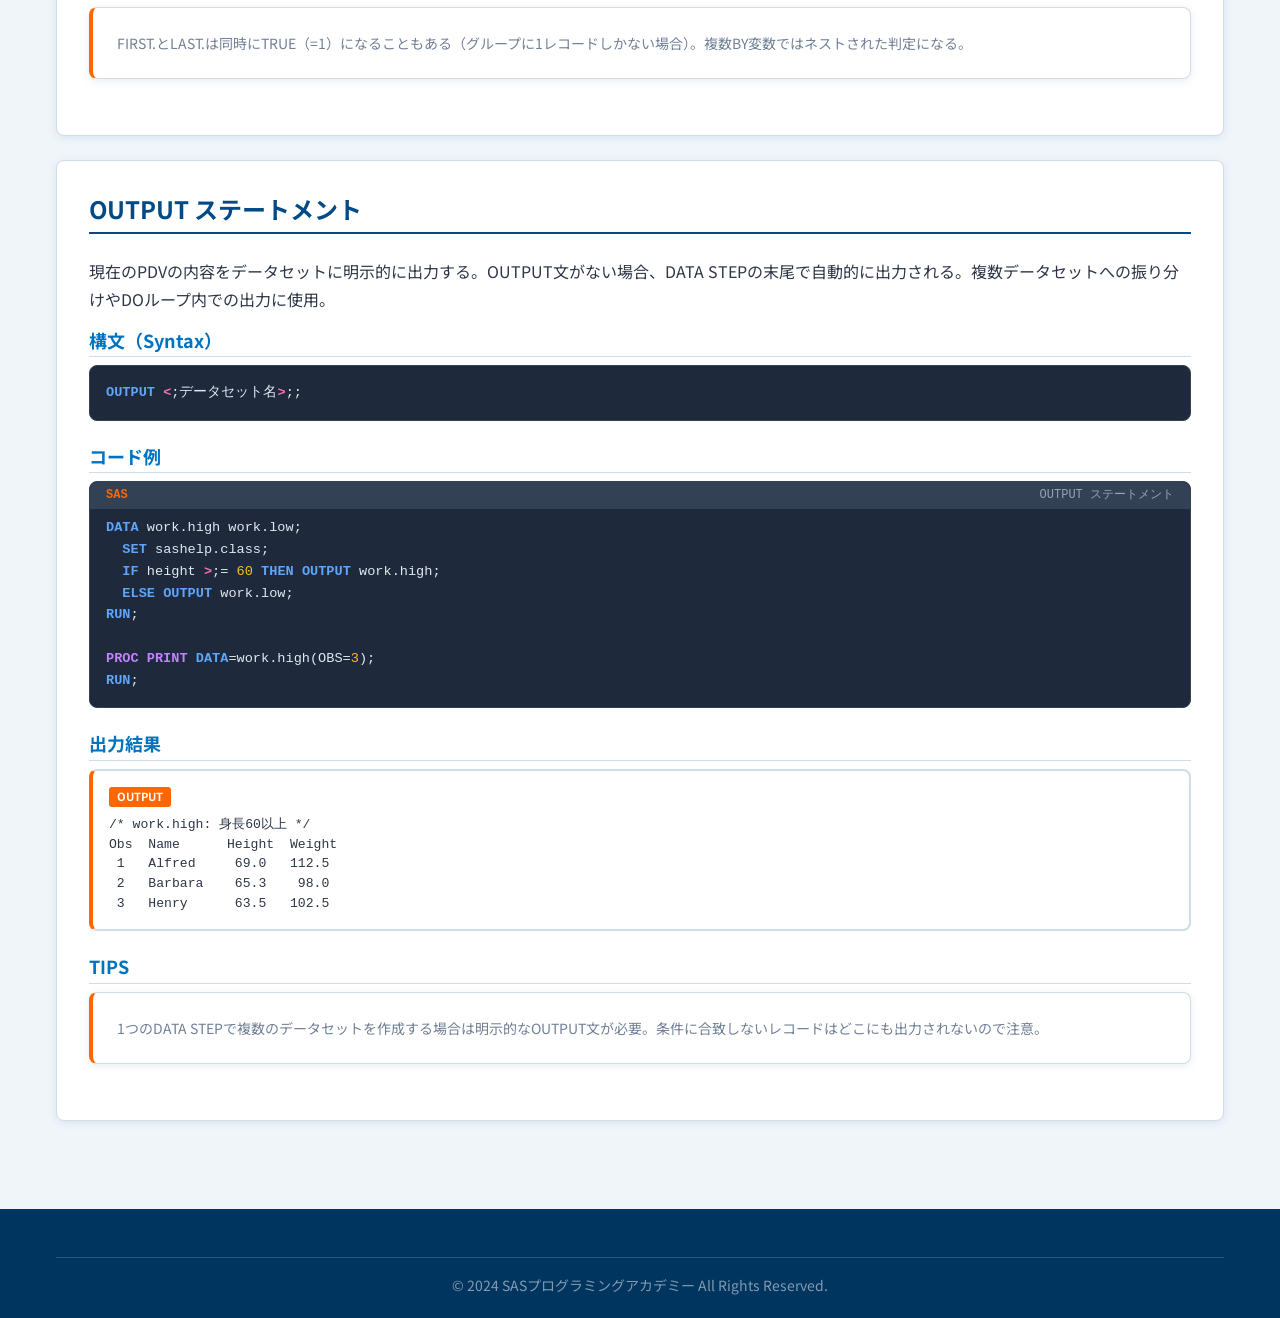
<file: datastep/index.html>
<!DOCTYPE html>
<html lang="ja">
<head>
  <meta charset="UTF-8">
  <meta name="viewport" content="width=device-width, initial-scale=1.0">
  <meta name="description" content="DATA STEP構文リファレンス - SET、MERGE、IF-THEN、DO LOOP、ARRAY、RETAIN等のSAS DATA STEP構文を詳しく解説。">
  <title>DATA STEP | SASプログラミングアカデミー</title>
  <link rel="preconnect" href="https://fonts.googleapis.com">
  <link rel="preconnect" href="https://fonts.gstatic.com" crossorigin>
  <link href="https://fonts.googleapis.com/css2?family=Noto+Sans+JP:wght@400;500;700&display=swap" rel="stylesheet">
  <link rel="stylesheet" href="../css/style.css">
</head>
<body>

  <header class="site-header">
    <div class="container header-inner">
      <a href="../index.html" class="site-logo">
        <span class="logo-icon">&#x1F4BB;</span>
        <span>SAS Academy</span>
      </a>
      <nav class="nav-menu" aria-label="メインナビゲーション">
        <a href="../index.html">ホーム</a>
        <a href="../basics/index.html">基礎</a>
        <a href="index.html">DATA STEP</a>
        <a href="../procs/index.html">PROC</a>
        <a href="../macro/index.html">マクロ</a>
        <a href="../guide/index.html">学習ガイド</a>
        <div class="nav-dropdown">
          <span class="nav-dropdown-toggle nav-menu-link">ツール</span>
          <div class="nav-dropdown-menu">
            <a href="../tools/search.html">コード例検索</a>
            <a href="../tools/quiz.html">理解度クイズ</a>
          </div>
        </div>
      </nav>
      <button class="hamburger" id="hamburger" aria-label="メニューを開く" aria-expanded="false">
        <span></span><span></span><span></span>
      </button>
    </div>
    <nav class="mobile-menu" id="mobile-menu" aria-label="モバイルナビゲーション">
      <a href="../index.html">ホーム</a>
      <a href="../basics/index.html">基礎</a>
      <a href="index.html">DATA STEP</a>
      <a href="../procs/index.html">PROC</a>
      <a href="../macro/index.html">マクロ</a>
      <a href="../guide/index.html">学習ガイド</a>
      <span class="mobile-submenu-label">ツール</span>
      <div class="mobile-submenu">
        <a href="../tools/search.html">コード例検索</a>
        <a href="../tools/quiz.html">理解度クイズ</a>
      </div>
    </nav>
  </header>

  <main>
    <div class="container">
      <div class="breadcrumb">
        <a href="../index.html">ホーム</a>
        <span class="separator">/</span>
        <span>DATA STEP</span>
      </div>
    </div>

    <section class="hero" style="padding: 3rem 0;">
      <div class="container">
        <h1>DATA STEP 構文リファレンス</h1>
        <p class="hero-subtitle">データ処理の中核となるDATA STEPの全構文を詳しく解説</p>
      </div>
    </section>

    <!-- フィルター・検索 -->
    <section class="section" style="padding-top: 2rem; padding-bottom: 0;">
      <div class="container">
        <div class="search-bar">
          <input type="text" class="search-input" id="datastep-search" placeholder="構文名やキーワードで検索...">
        </div>
        <div id="datastep-count" class="text-center text-light text-sm mb-3"></div>
      </div>
    </section>

    <!-- 構文一覧 -->
    <section class="section" style="padding-top: 1rem;">
      <div class="container" id="datastep-list">
        <!-- JS で動的生成 -->
      </div>
    </section>
  </main>

  <footer class="site-footer">
    <div class="container">
      <div class="footer-bottom">
        <p>&copy; 2024 SASプログラミングアカデミー All Rights Reserved.</p>
      </div>
    </div>
  </footer>

  <script src="../js/data.js"></script>
  <script src="../js/main.js"></script>
  <script src="../js/datastep.js"></script>
</body>
</html>
</file>
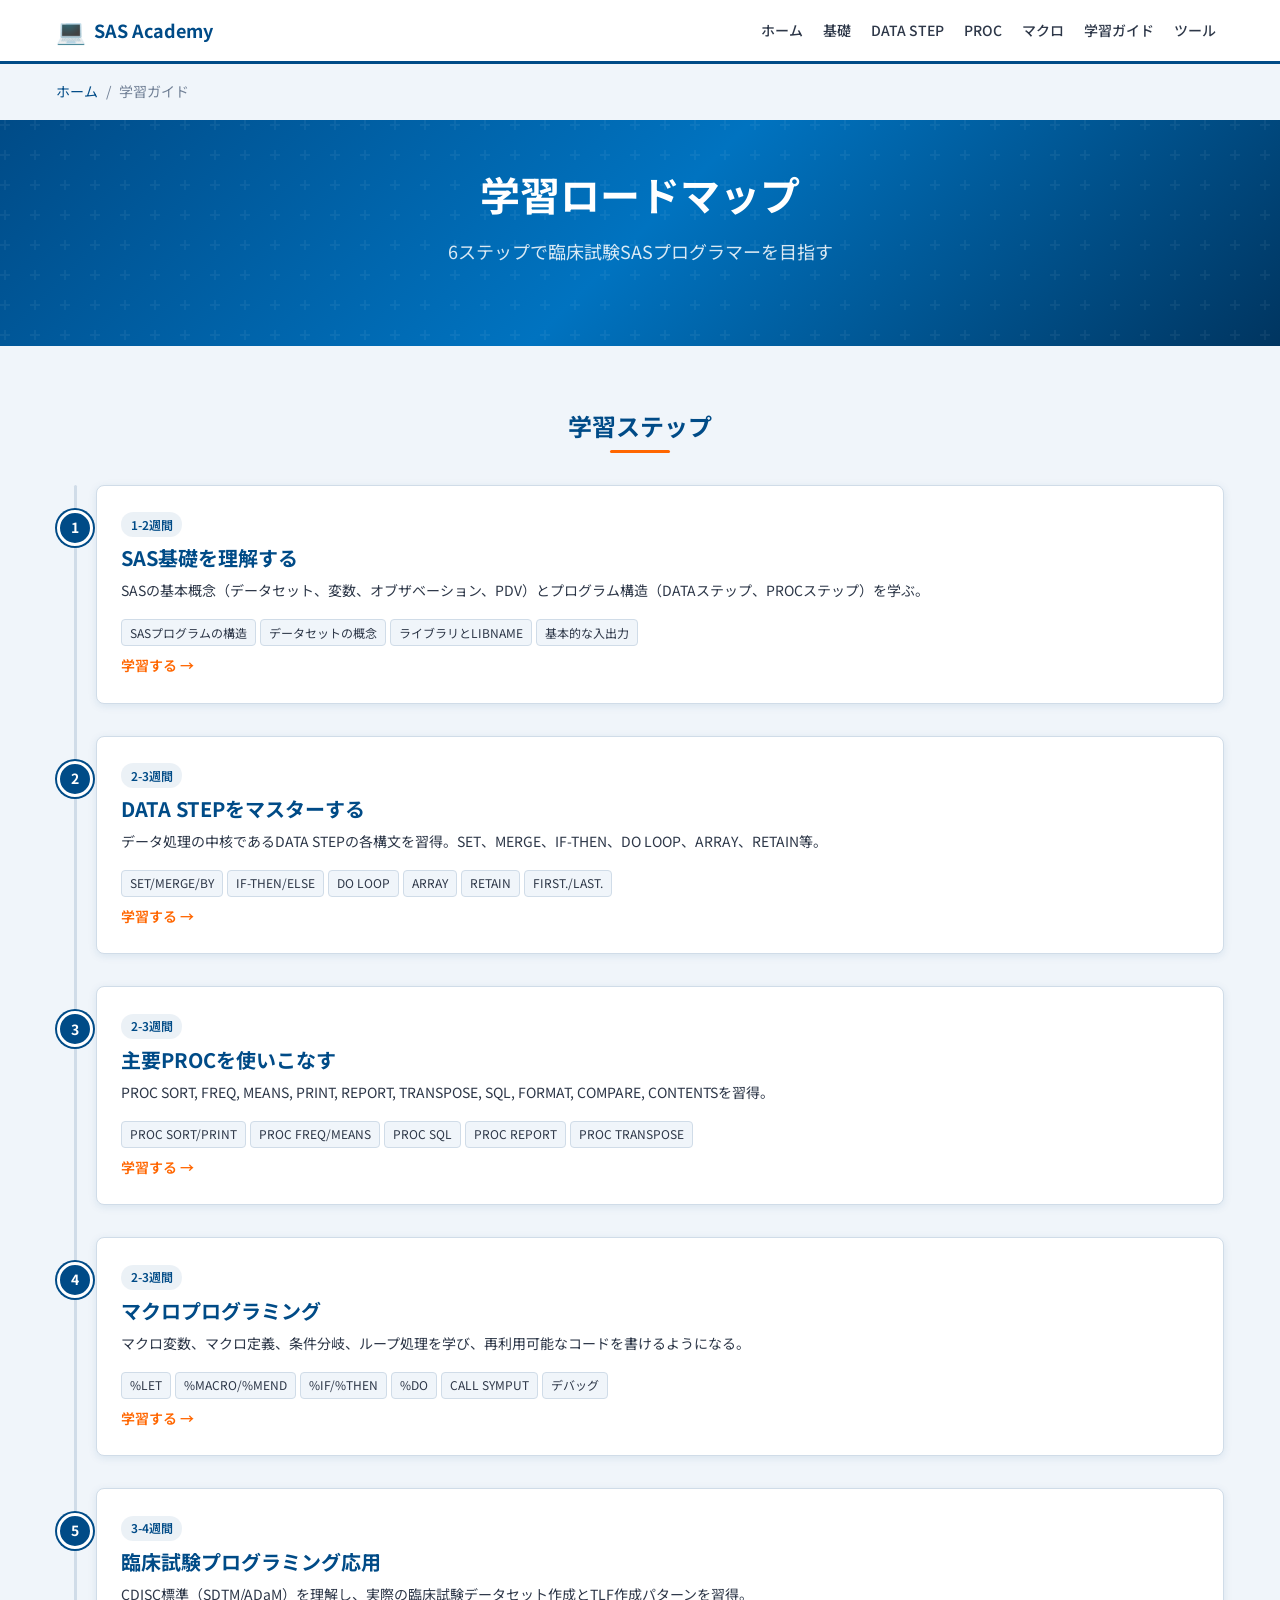
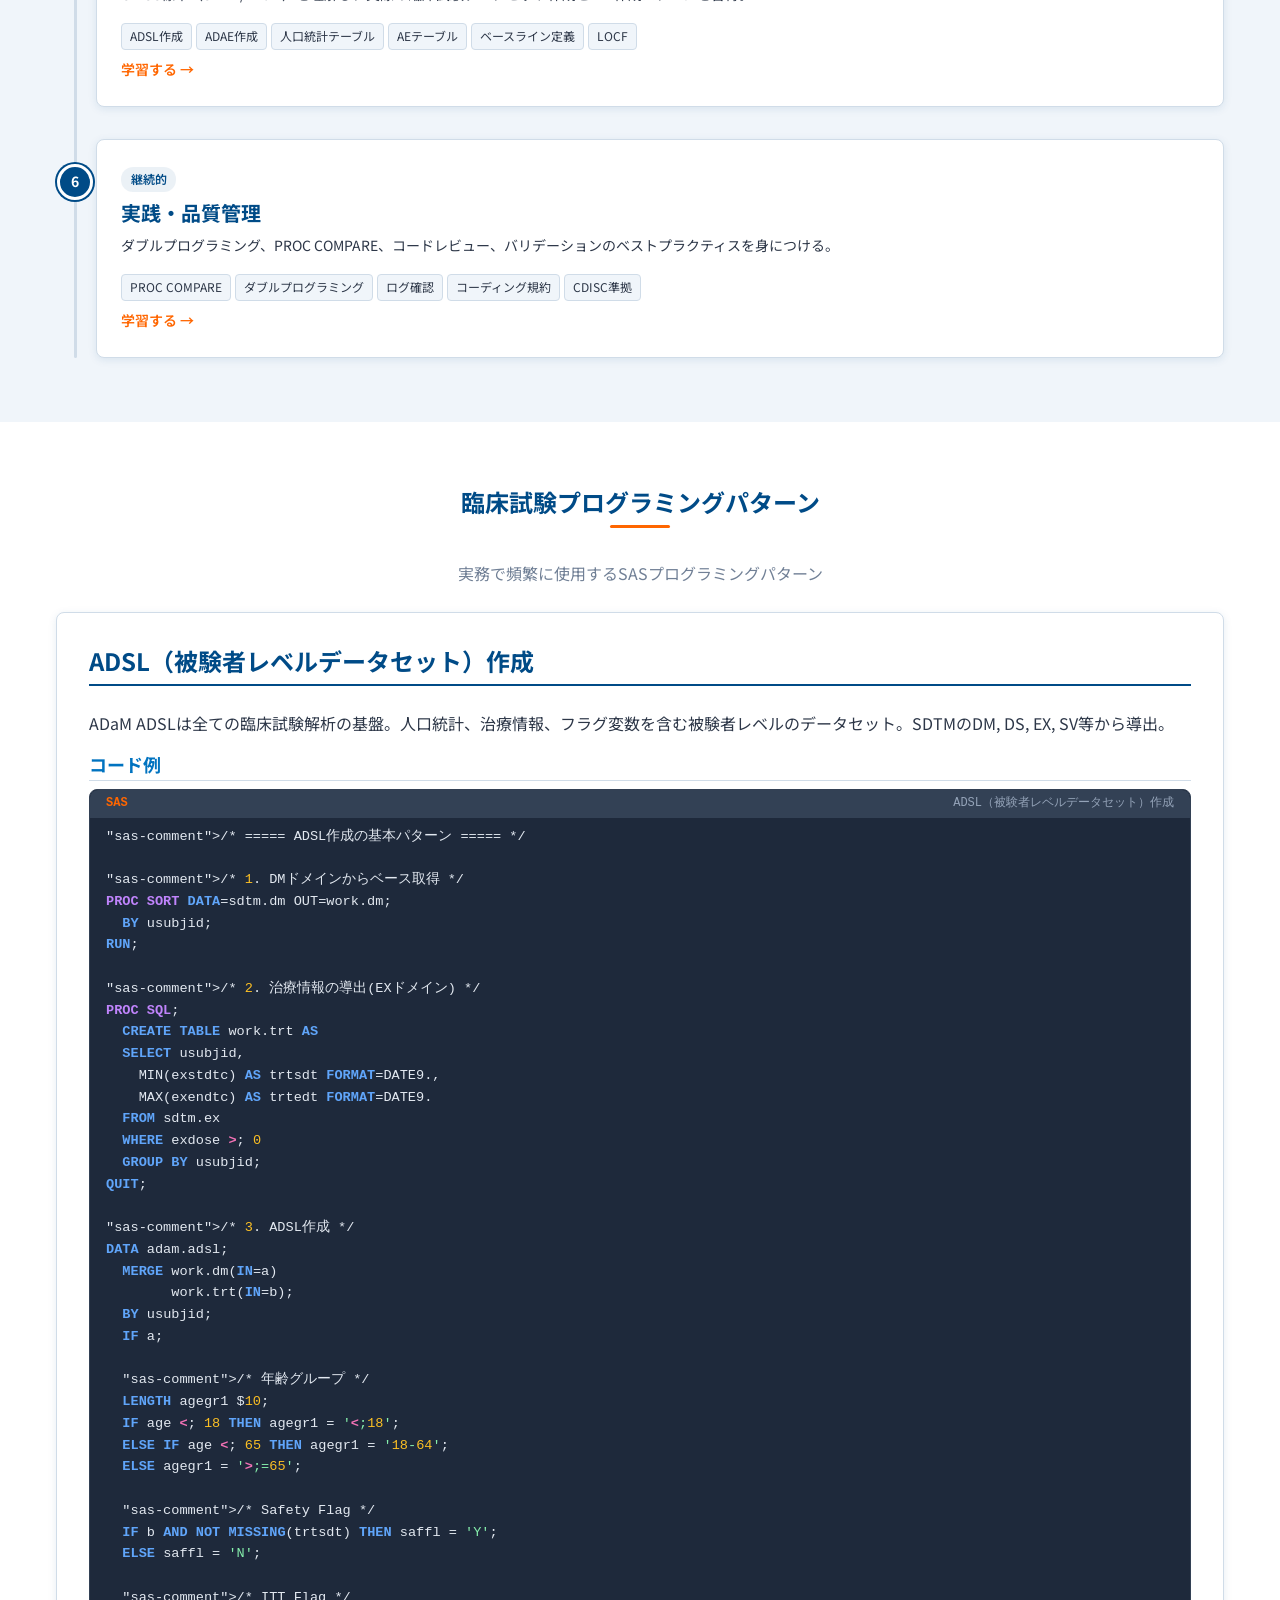
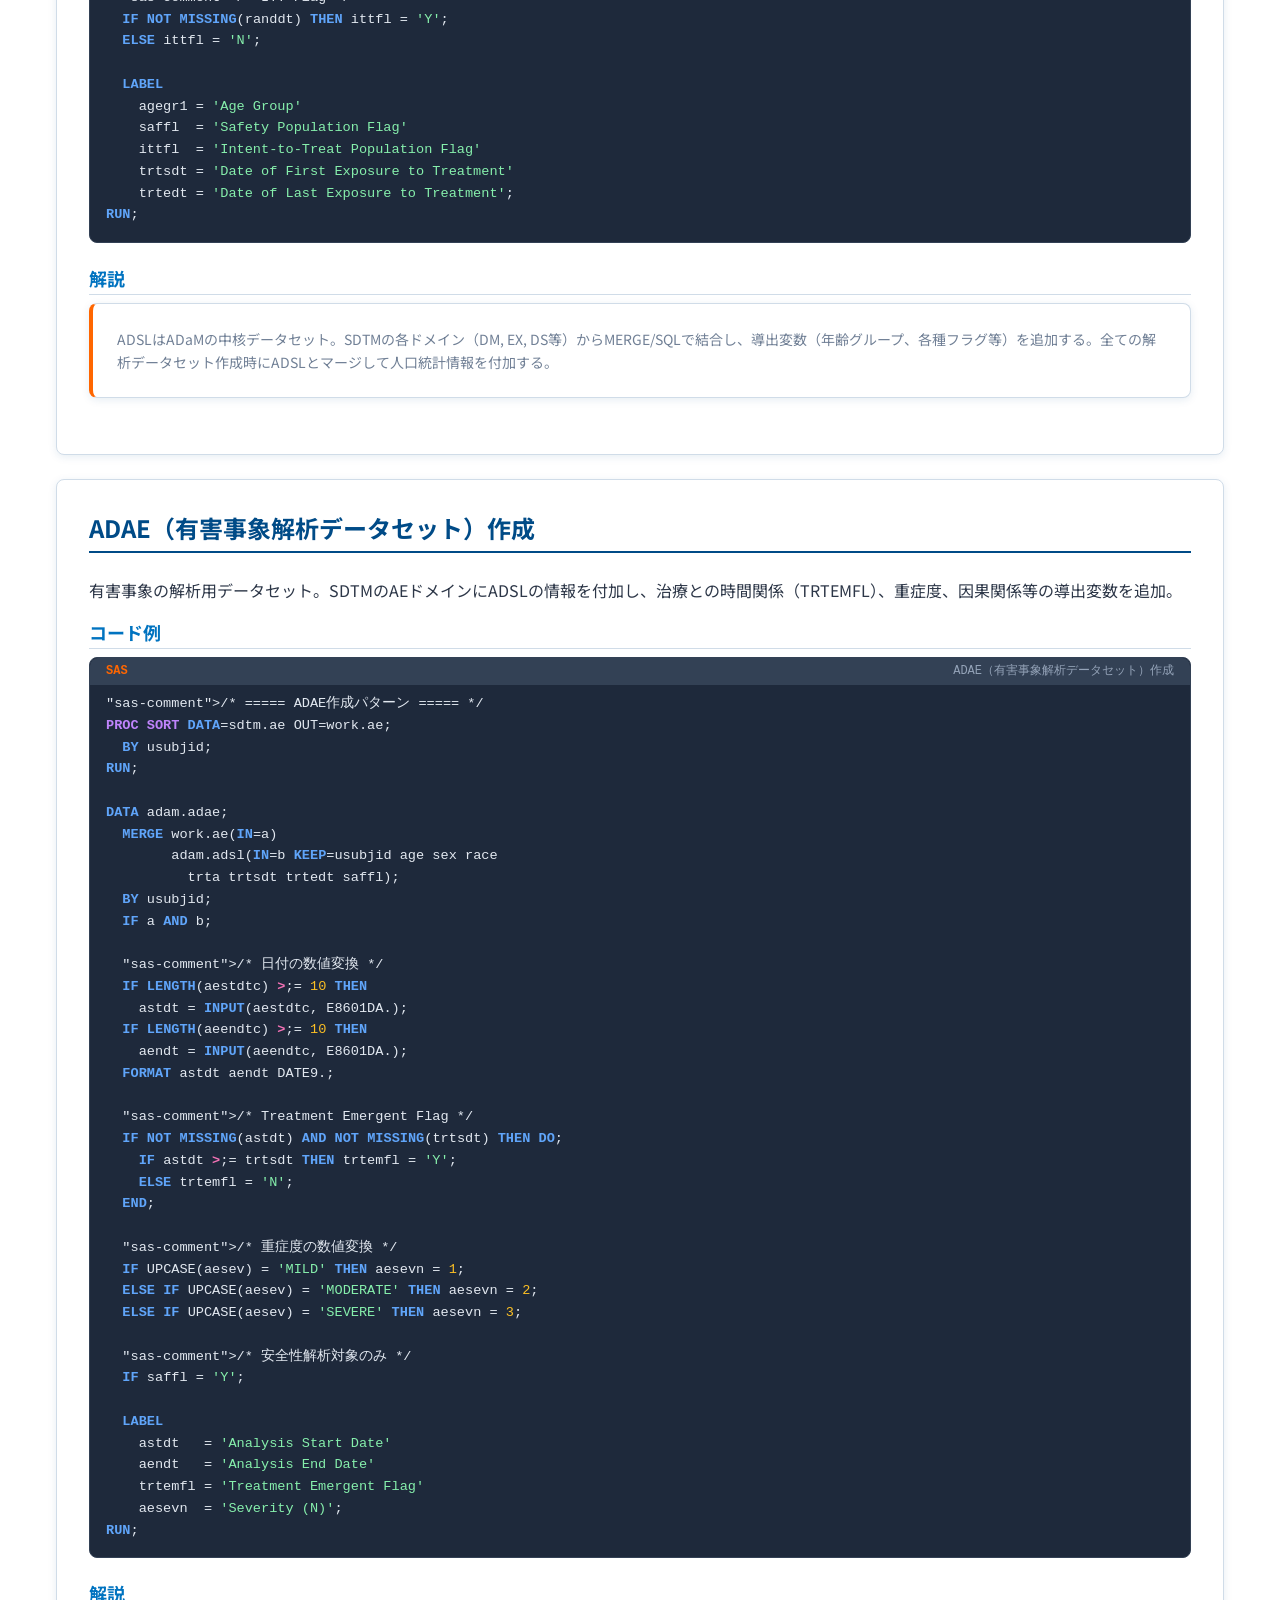
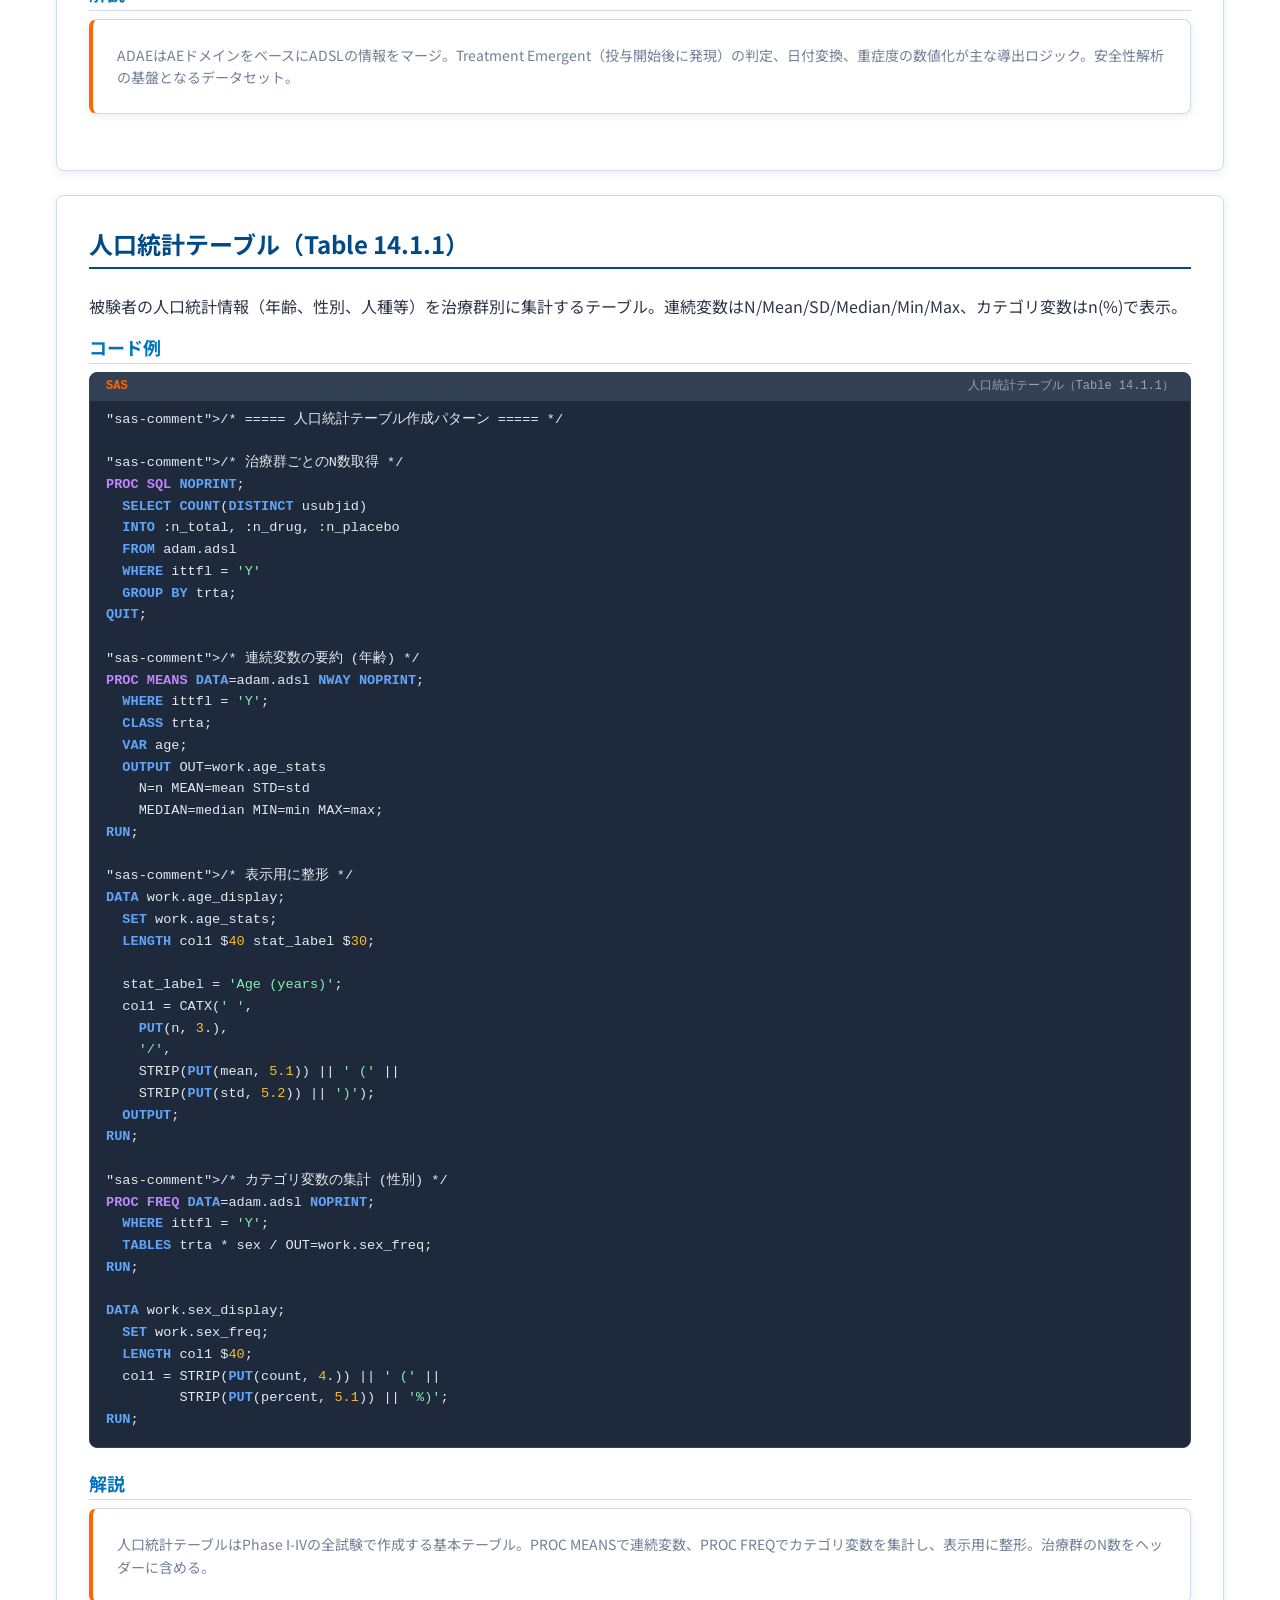
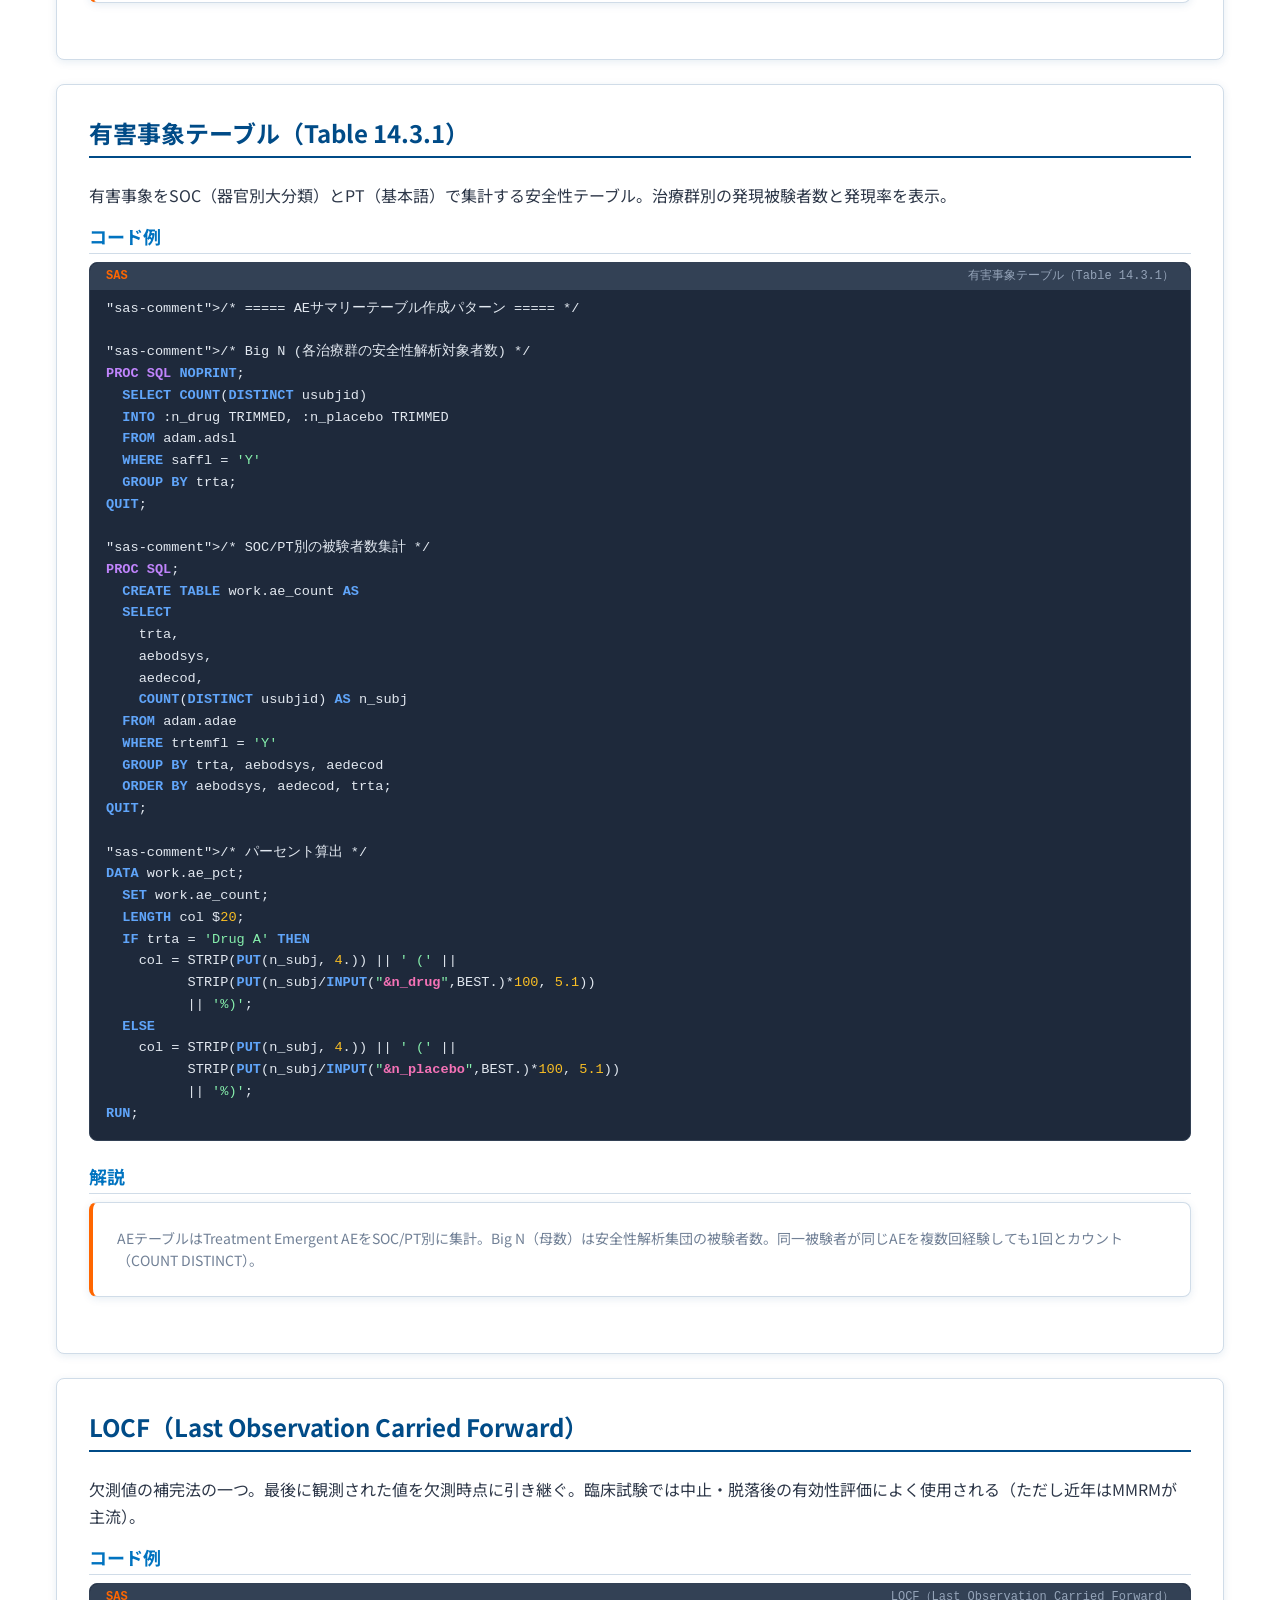
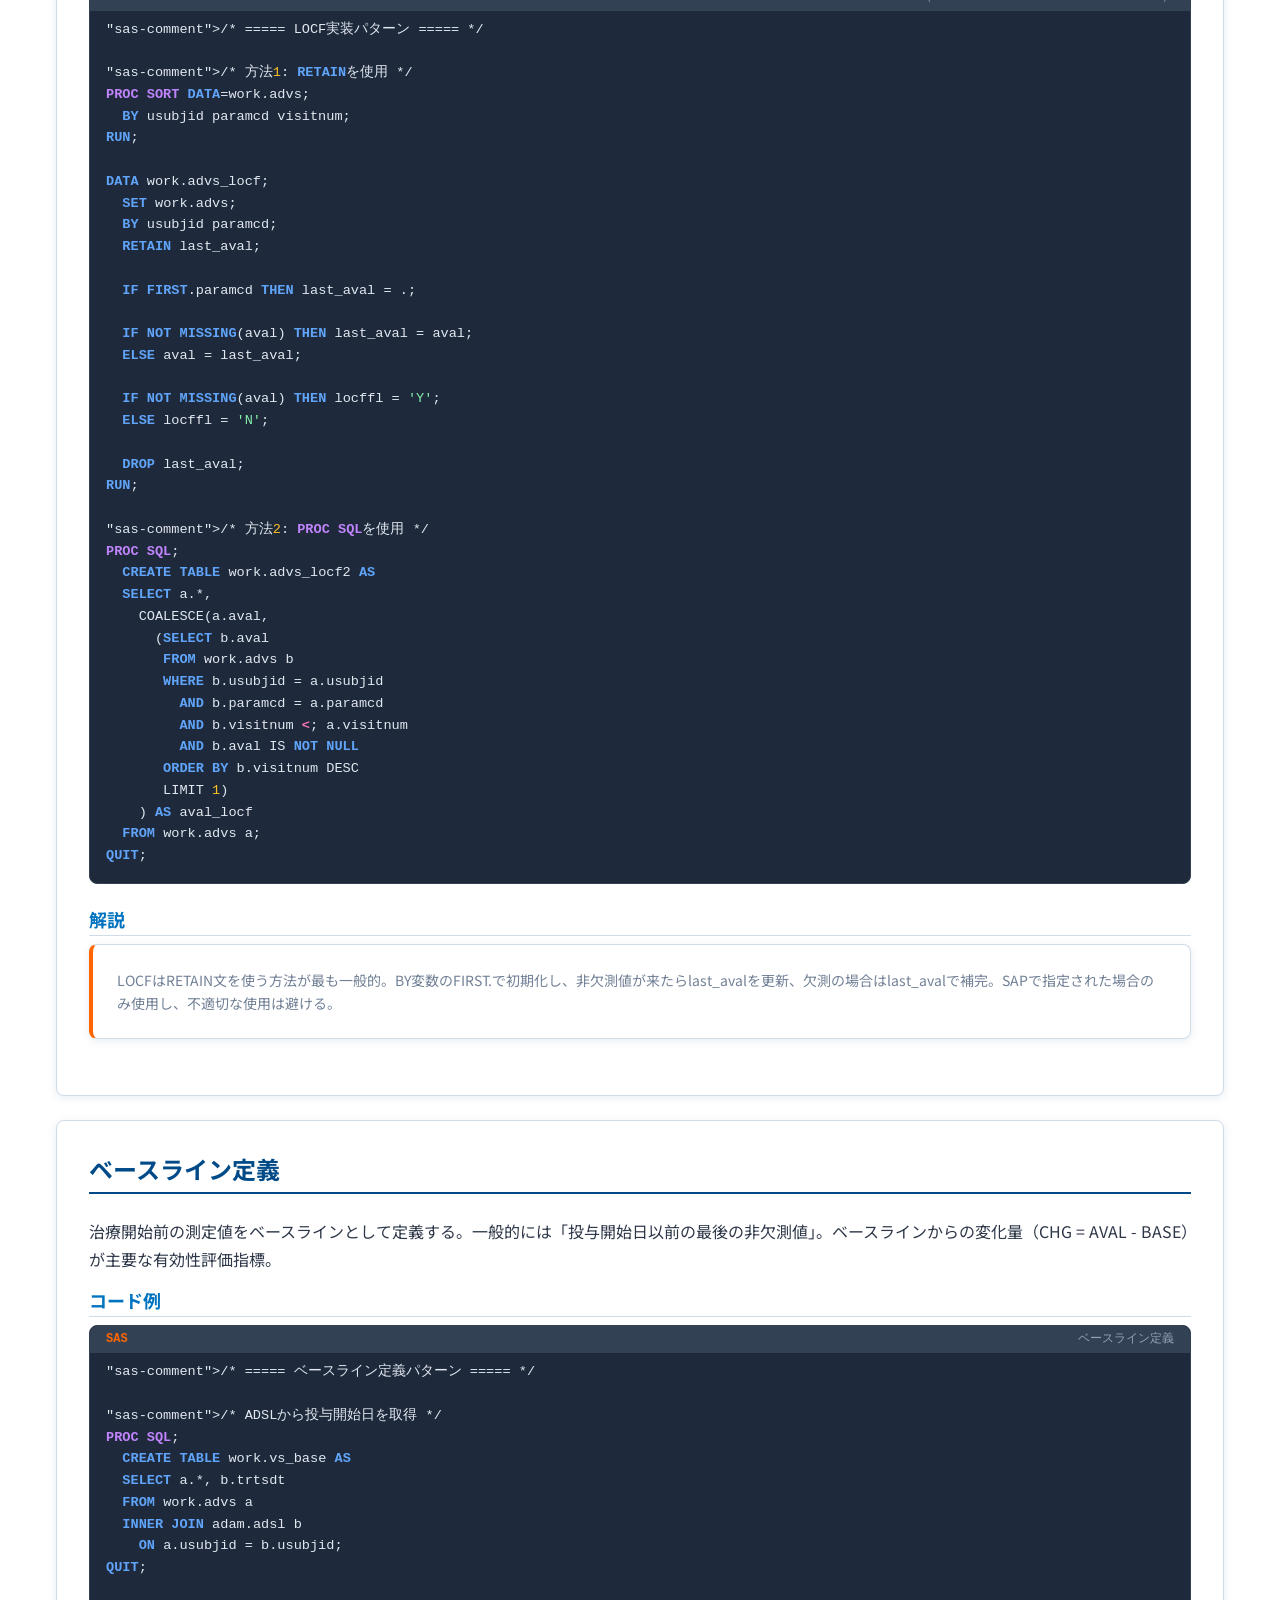
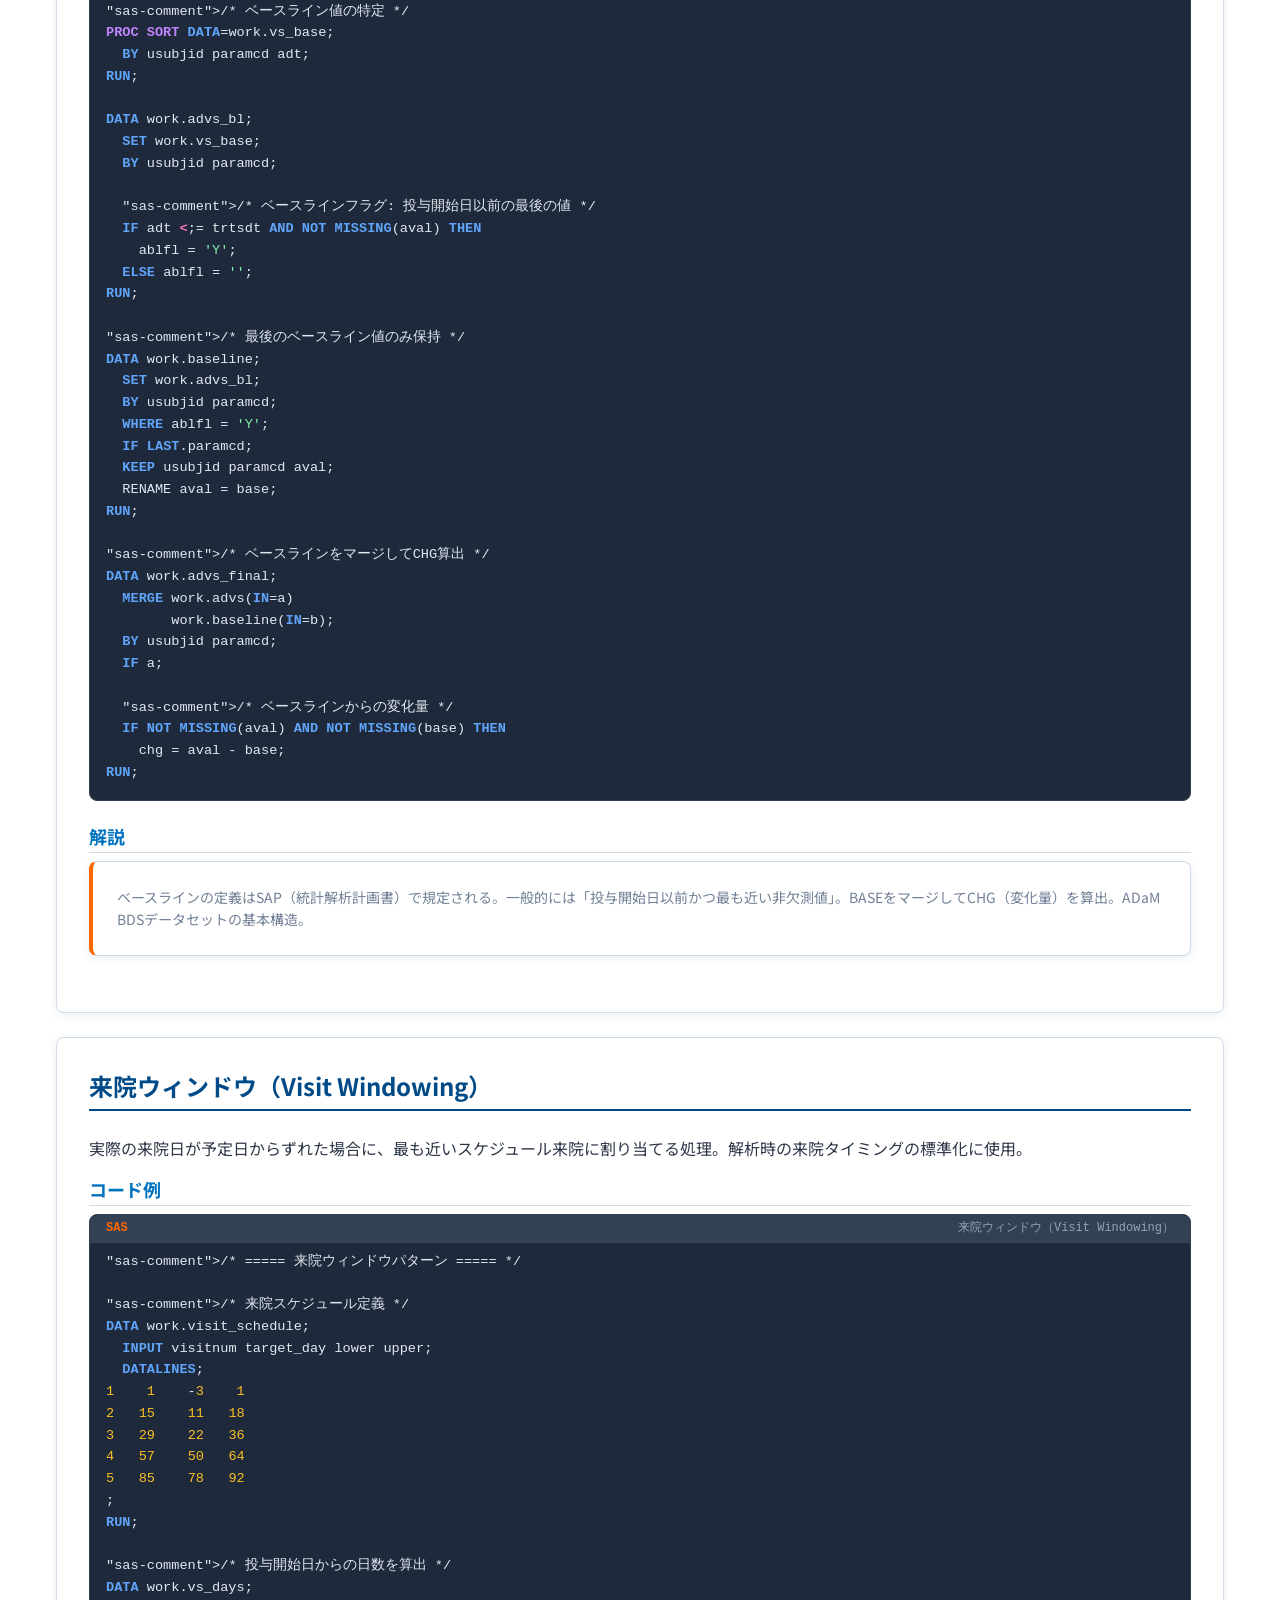
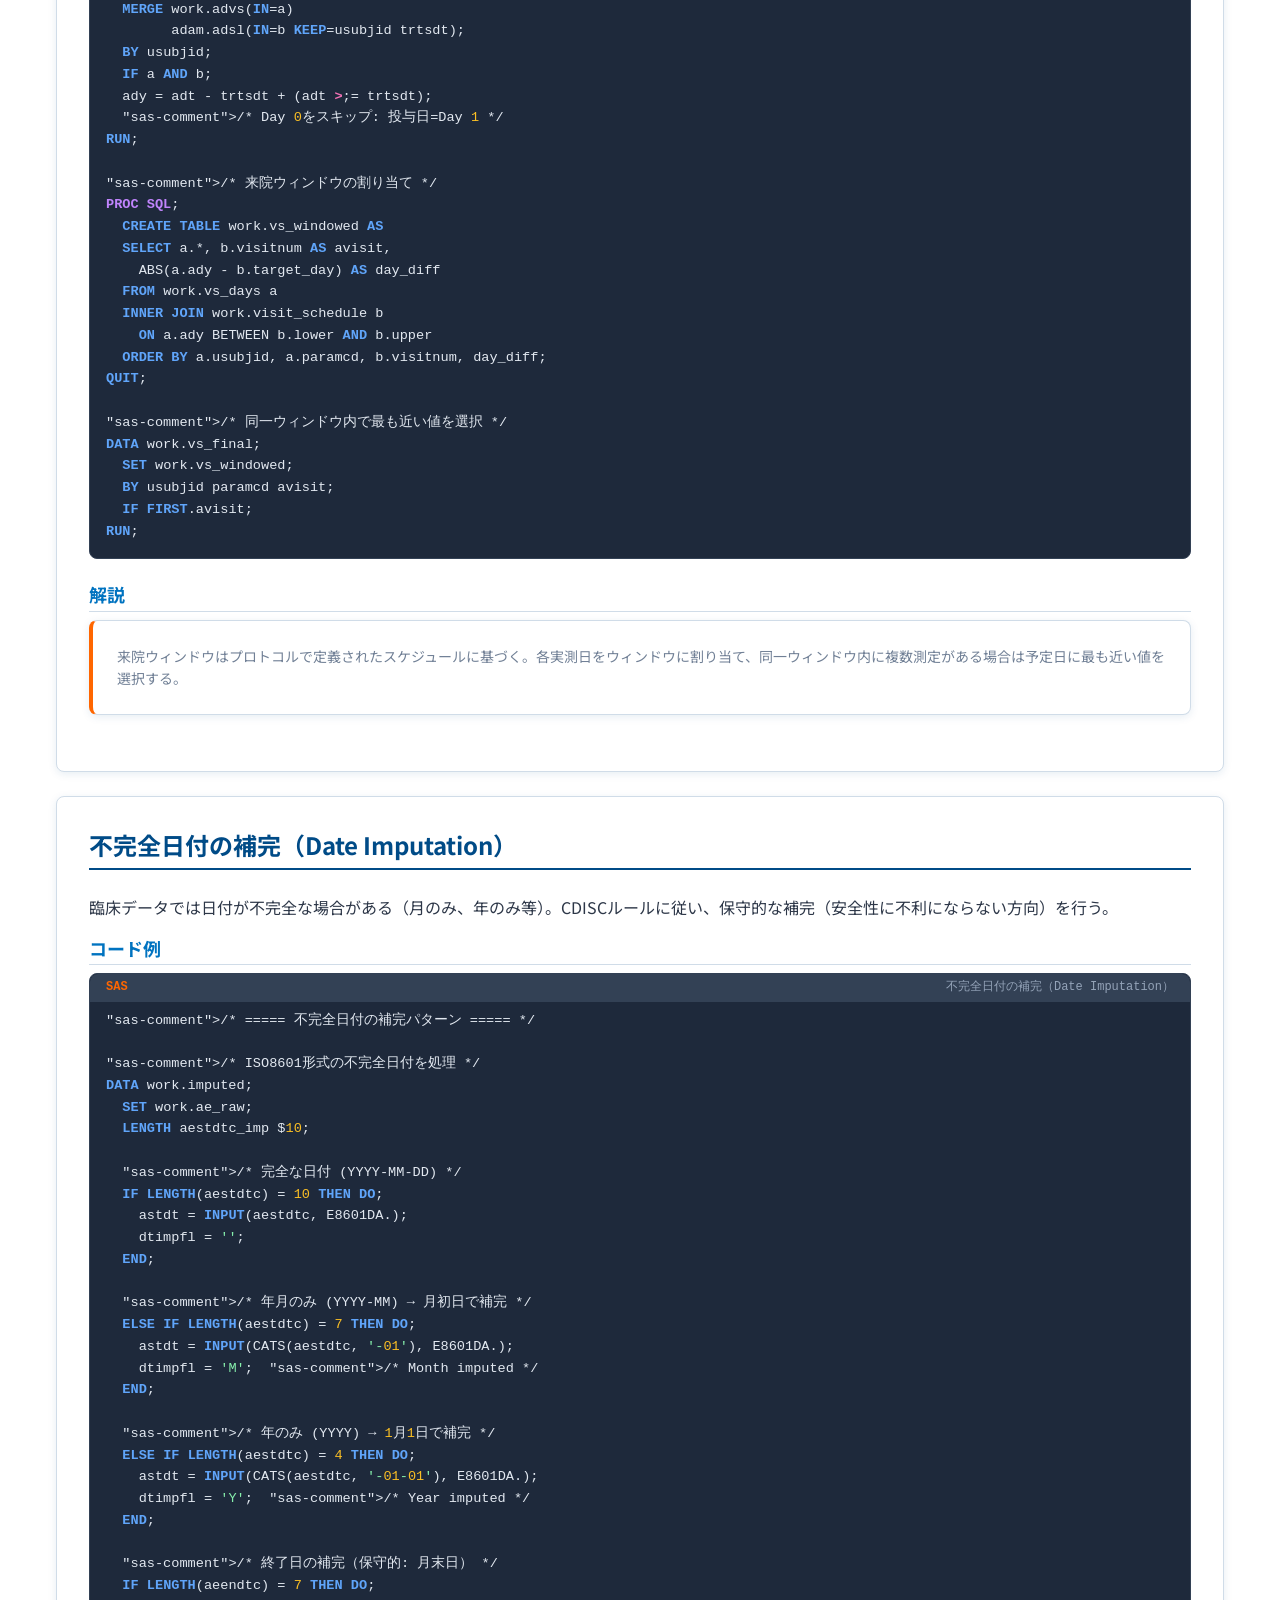
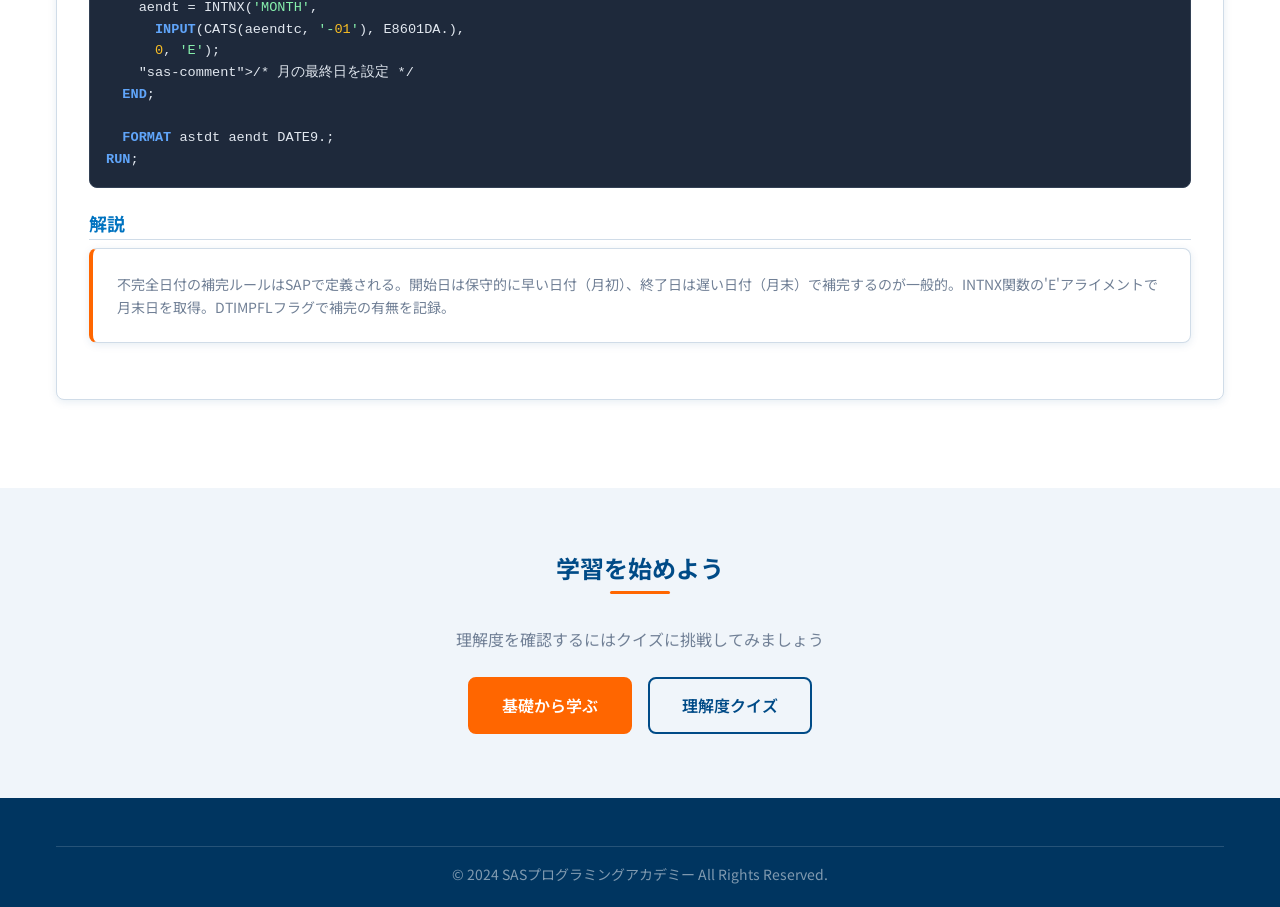
<file: guide/index.html>
<!DOCTYPE html>
<html lang="ja">
<head>
  <meta charset="UTF-8">
  <meta name="viewport" content="width=device-width, initial-scale=1.0">
  <meta name="description" content="学習ガイド - SAS基礎から臨床試験プログラミングまでの学習ロードマップと臨床試験パターンのサンプルコード。">
  <title>学習ガイド | SASプログラミングアカデミー</title>
  <link rel="preconnect" href="https://fonts.googleapis.com">
  <link rel="preconnect" href="https://fonts.gstatic.com" crossorigin>
  <link href="https://fonts.googleapis.com/css2?family=Noto+Sans+JP:wght@400;500;700&display=swap" rel="stylesheet">
  <link rel="stylesheet" href="../css/style.css">
</head>
<body>

  <header class="site-header">
    <div class="container header-inner">
      <a href="../index.html" class="site-logo">
        <span class="logo-icon">&#x1F4BB;</span>
        <span>SAS Academy</span>
      </a>
      <nav class="nav-menu" aria-label="メインナビゲーション">
        <a href="../index.html">ホーム</a>
        <a href="../basics/index.html">基礎</a>
        <a href="../datastep/index.html">DATA STEP</a>
        <a href="../procs/index.html">PROC</a>
        <a href="../macro/index.html">マクロ</a>
        <a href="index.html">学習ガイド</a>
        <div class="nav-dropdown">
          <span class="nav-dropdown-toggle nav-menu-link">ツール</span>
          <div class="nav-dropdown-menu">
            <a href="../tools/search.html">コード例検索</a>
            <a href="../tools/quiz.html">理解度クイズ</a>
          </div>
        </div>
      </nav>
      <button class="hamburger" id="hamburger" aria-label="メニューを開く" aria-expanded="false">
        <span></span><span></span><span></span>
      </button>
    </div>
    <nav class="mobile-menu" id="mobile-menu" aria-label="モバイルナビゲーション">
      <a href="../index.html">ホーム</a>
      <a href="../basics/index.html">基礎</a>
      <a href="../datastep/index.html">DATA STEP</a>
      <a href="../procs/index.html">PROC</a>
      <a href="../macro/index.html">マクロ</a>
      <a href="index.html">学習ガイド</a>
      <span class="mobile-submenu-label">ツール</span>
      <div class="mobile-submenu">
        <a href="../tools/search.html">コード例検索</a>
        <a href="../tools/quiz.html">理解度クイズ</a>
      </div>
    </nav>
  </header>

  <main>
    <div class="container">
      <div class="breadcrumb">
        <a href="../index.html">ホーム</a>
        <span class="separator">/</span>
        <span>学習ガイド</span>
      </div>
    </div>

    <section class="hero" style="padding: 3rem 0;">
      <div class="container">
        <h1>学習ロードマップ</h1>
        <p class="hero-subtitle">6ステップで臨床試験SASプログラマーを目指す</p>
      </div>
    </section>

    <!-- ロードマップ -->
    <section class="section" id="roadmap">
      <div class="container">
        <h2 class="section-title">学習ステップ</h2>
        <div id="roadmap-content">
          <!-- JS で動的生成 -->
        </div>
      </div>
    </section>

    <!-- 臨床試験パターン -->
    <section class="section" style="background-color: var(--color-white);" id="clinical">
      <div class="container">
        <h2 class="section-title">臨床試験プログラミングパターン</h2>
        <p class="text-center text-light mb-4">実務で頻繁に使用するSASプログラミングパターン</p>
        <div id="clinical-patterns">
          <!-- JS で動的生成 -->
        </div>
      </div>
    </section>

    <!-- 実践セクション -->
    <section class="section" id="practice">
      <div class="container text-center">
        <h2 class="section-title">学習を始めよう</h2>
        <p class="text-light mb-4">理解度を確認するにはクイズに挑戦してみましょう</p>
        <div class="hero-buttons" style="justify-content: center;">
          <a href="../basics/index.html" class="btn btn-primary btn-lg">基礎から学ぶ</a>
          <a href="../tools/quiz.html" class="btn btn-outline btn-lg">理解度クイズ</a>
        </div>
      </div>
    </section>
  </main>

  <footer class="site-footer">
    <div class="container">
      <div class="footer-bottom">
        <p>&copy; 2024 SASプログラミングアカデミー All Rights Reserved.</p>
      </div>
    </div>
  </footer>

  <script src="../js/data.js"></script>
  <script src="../js/main.js"></script>
  <script src="../js/guide.js"></script>
</body>
</html>
</file>
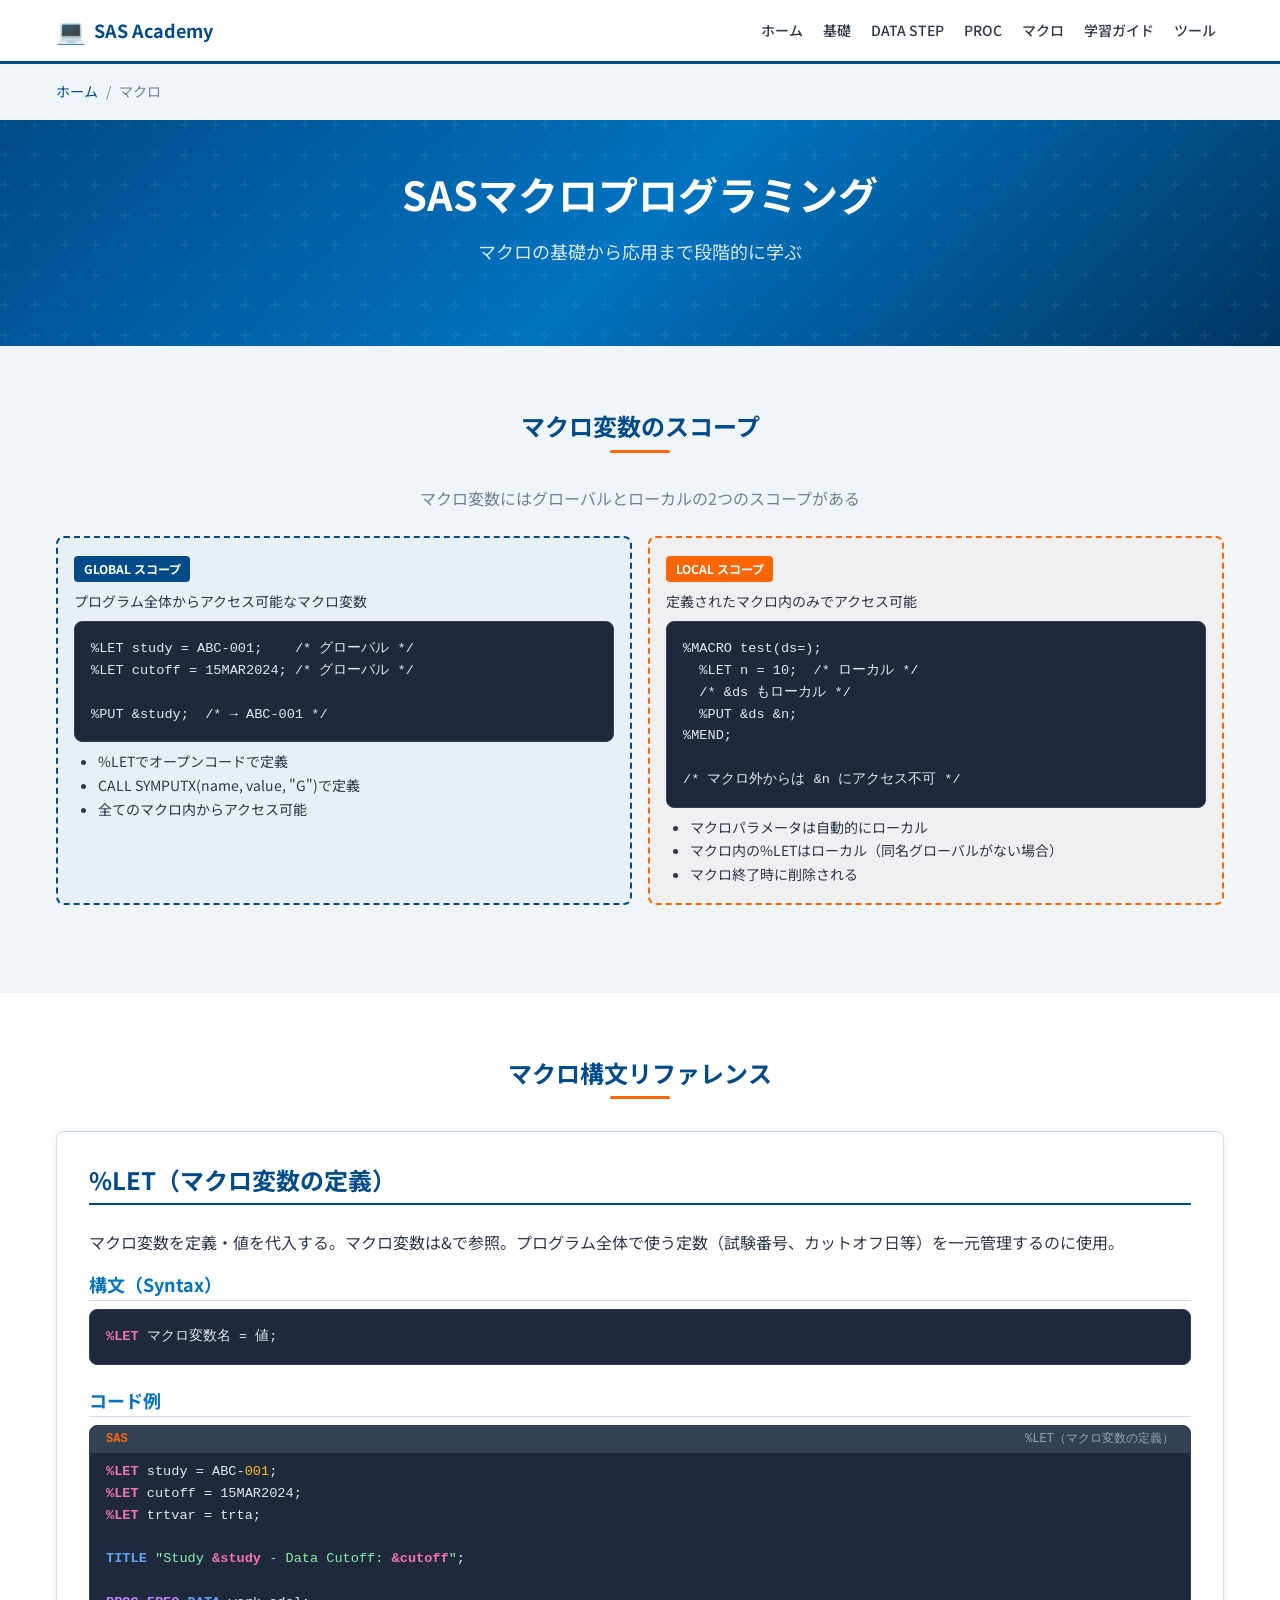
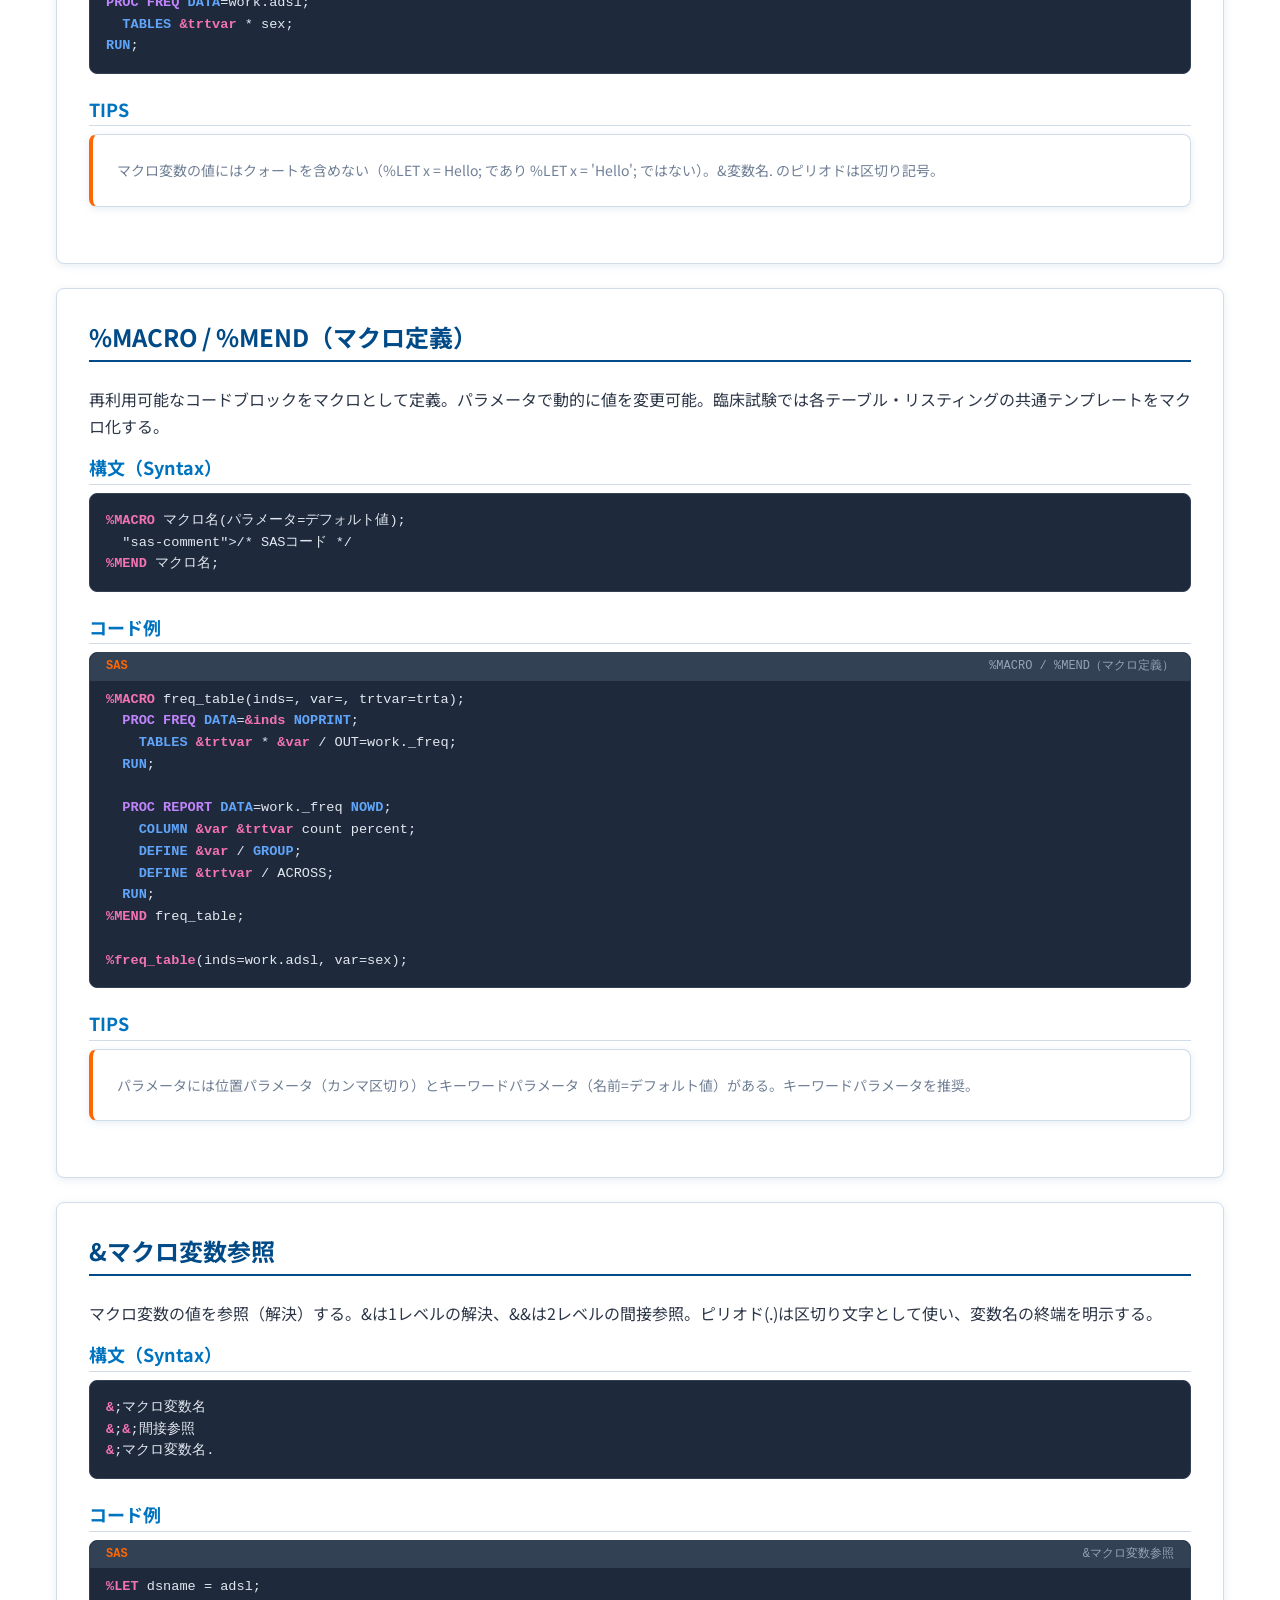
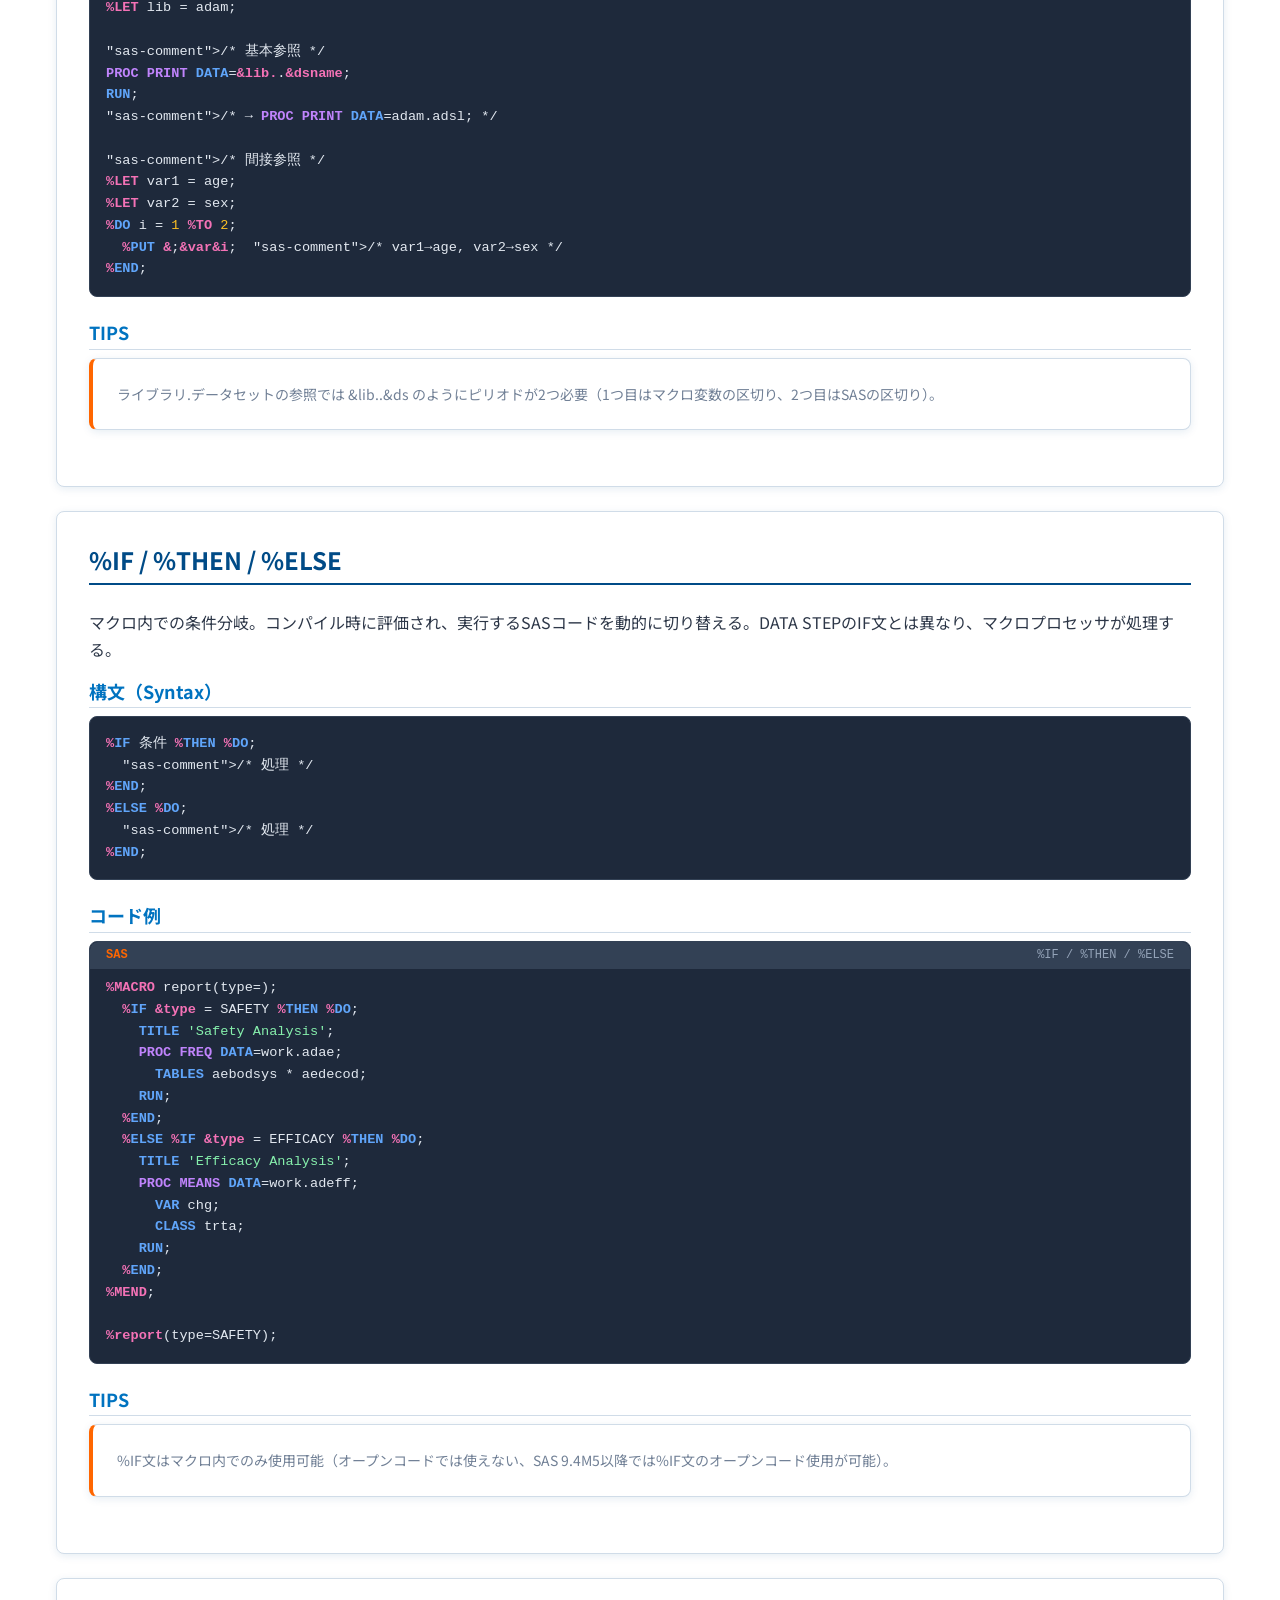
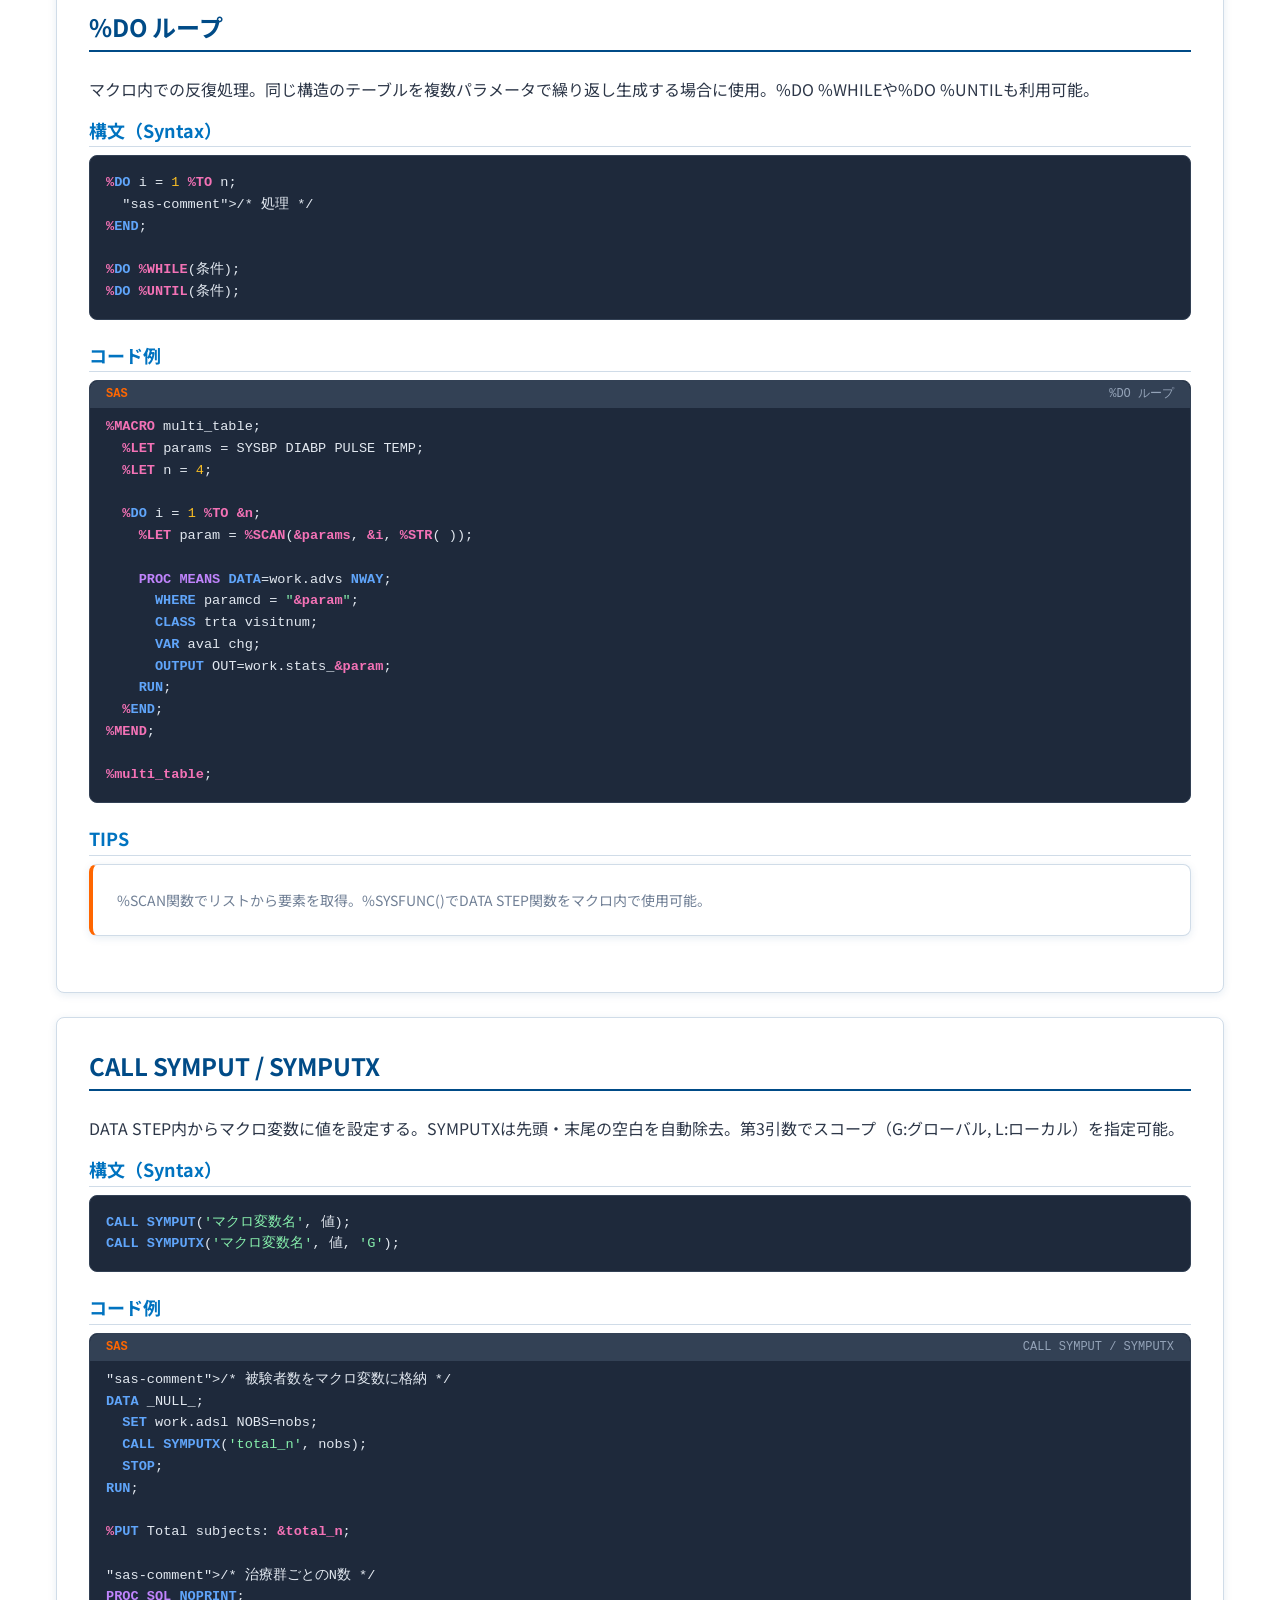
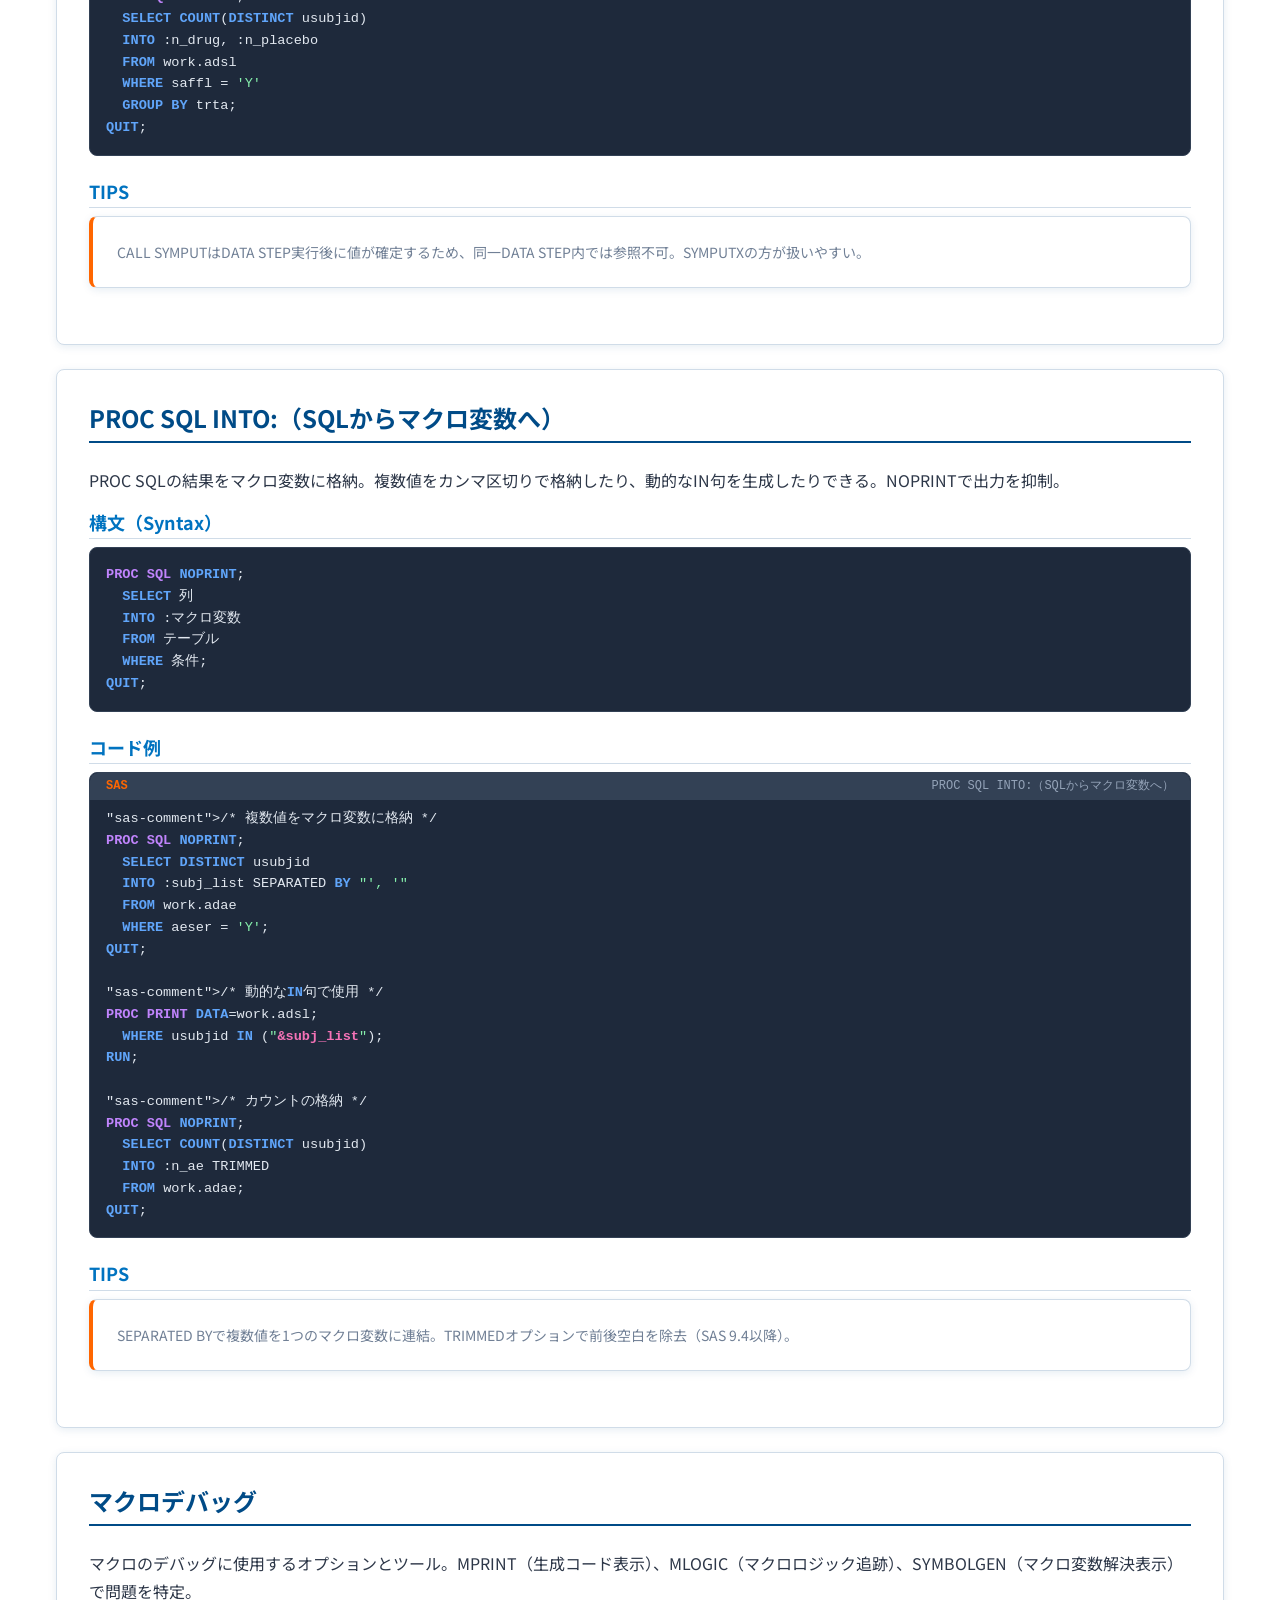
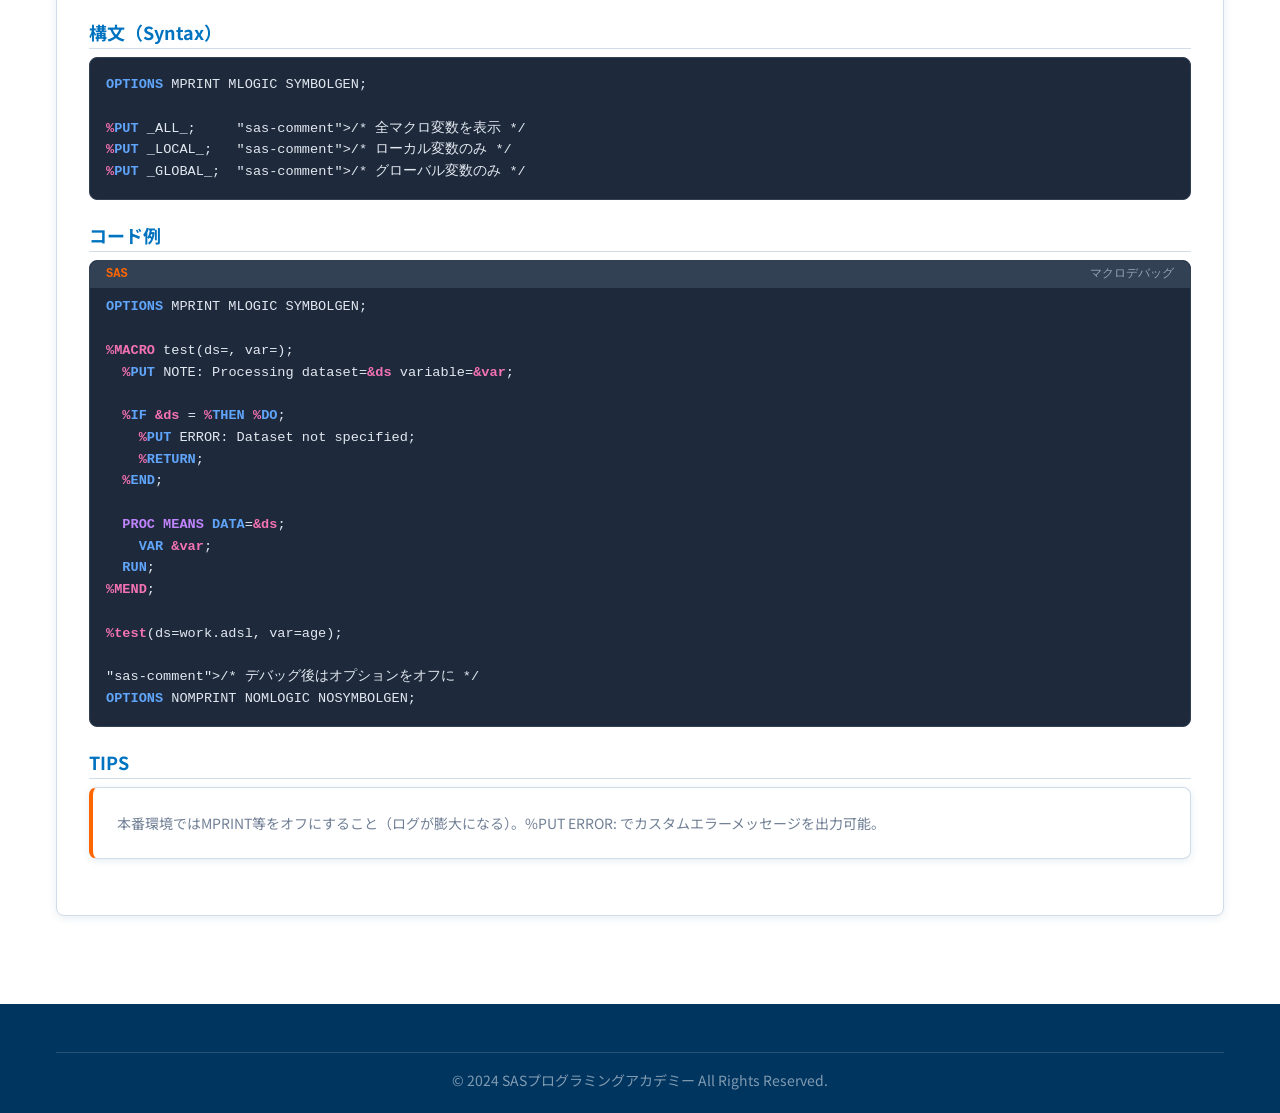
<file: macro/index.html>
<!DOCTYPE html>
<html lang="ja">
<head>
  <meta charset="UTF-8">
  <meta name="viewport" content="width=device-width, initial-scale=1.0">
  <meta name="description" content="SASマクロプログラミング - %LET, %MACRO, マクロ変数, %IF/%THEN, %DO, CALL SYMPUT等の基礎から応用まで。">
  <title>マクロ | SASプログラミングアカデミー</title>
  <link rel="preconnect" href="https://fonts.googleapis.com">
  <link rel="preconnect" href="https://fonts.gstatic.com" crossorigin>
  <link href="https://fonts.googleapis.com/css2?family=Noto+Sans+JP:wght@400;500;700&display=swap" rel="stylesheet">
  <link rel="stylesheet" href="../css/style.css">
</head>
<body>

  <header class="site-header">
    <div class="container header-inner">
      <a href="../index.html" class="site-logo">
        <span class="logo-icon">&#x1F4BB;</span>
        <span>SAS Academy</span>
      </a>
      <nav class="nav-menu" aria-label="メインナビゲーション">
        <a href="../index.html">ホーム</a>
        <a href="../basics/index.html">基礎</a>
        <a href="../datastep/index.html">DATA STEP</a>
        <a href="../procs/index.html">PROC</a>
        <a href="index.html">マクロ</a>
        <a href="../guide/index.html">学習ガイド</a>
        <div class="nav-dropdown">
          <span class="nav-dropdown-toggle nav-menu-link">ツール</span>
          <div class="nav-dropdown-menu">
            <a href="../tools/search.html">コード例検索</a>
            <a href="../tools/quiz.html">理解度クイズ</a>
          </div>
        </div>
      </nav>
      <button class="hamburger" id="hamburger" aria-label="メニューを開く" aria-expanded="false">
        <span></span><span></span><span></span>
      </button>
    </div>
    <nav class="mobile-menu" id="mobile-menu" aria-label="モバイルナビゲーション">
      <a href="../index.html">ホーム</a>
      <a href="../basics/index.html">基礎</a>
      <a href="../datastep/index.html">DATA STEP</a>
      <a href="../procs/index.html">PROC</a>
      <a href="index.html">マクロ</a>
      <a href="../guide/index.html">学習ガイド</a>
      <span class="mobile-submenu-label">ツール</span>
      <div class="mobile-submenu">
        <a href="../tools/search.html">コード例検索</a>
        <a href="../tools/quiz.html">理解度クイズ</a>
      </div>
    </nav>
  </header>

  <main>
    <div class="container">
      <div class="breadcrumb">
        <a href="../index.html">ホーム</a>
        <span class="separator">/</span>
        <span>マクロ</span>
      </div>
    </div>

    <section class="hero" style="padding: 3rem 0;">
      <div class="container">
        <h1>SASマクロプログラミング</h1>
        <p class="hero-subtitle">マクロの基礎から応用まで段階的に学ぶ</p>
      </div>
    </section>

    <!-- マクロ変数スコープ図解 -->
    <section class="section">
      <div class="container">
        <h2 class="section-title">マクロ変数のスコープ</h2>
        <p class="text-center text-light mb-4">マクロ変数にはグローバルとローカルの2つのスコープがある</p>

        <div id="scope-diagram">
          <!-- JS で動的生成 -->
        </div>
      </div>
    </section>

    <!-- マクロトピック一覧 -->
    <section class="section" style="background-color: var(--color-white);">
      <div class="container" id="macro-list">
        <!-- JS で動的生成 -->
      </div>
    </section>
  </main>

  <footer class="site-footer">
    <div class="container">
      <div class="footer-bottom">
        <p>&copy; 2024 SASプログラミングアカデミー All Rights Reserved.</p>
      </div>
    </div>
  </footer>

  <script src="../js/data.js"></script>
  <script src="../js/main.js"></script>
  <script src="../js/macro.js"></script>
</body>
</html>
</file>
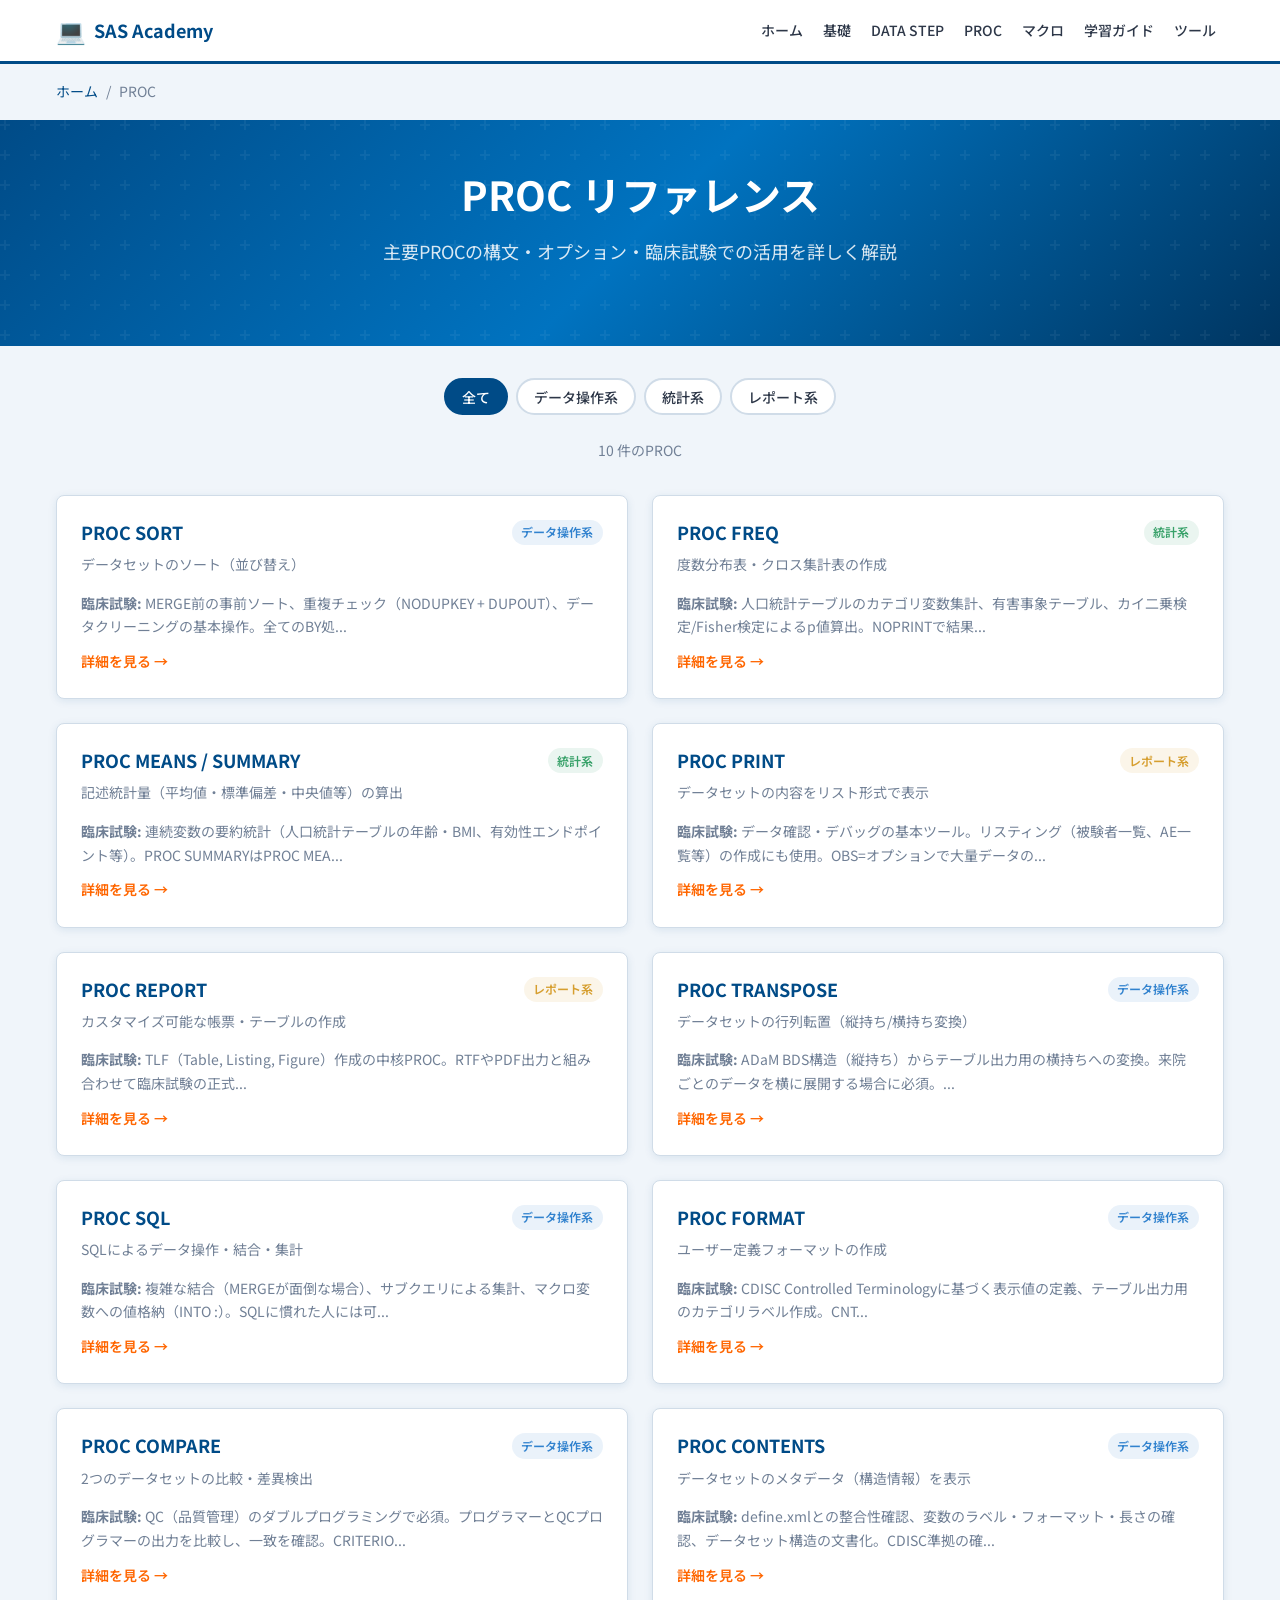
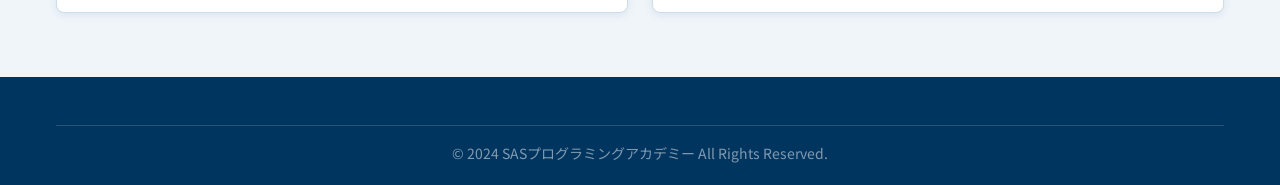
<file: procs/index.html>
<!DOCTYPE html>
<html lang="ja">
<head>
  <meta charset="UTF-8">
  <meta name="viewport" content="width=device-width, initial-scale=1.0">
  <meta name="description" content="PROC リファレンス - PROC SORT, FREQ, MEANS, PRINT, REPORT, TRANSPOSE, SQL, FORMAT, COMPARE, CONTENTS の詳細解説。">
  <title>PROC | SASプログラミングアカデミー</title>
  <link rel="preconnect" href="https://fonts.googleapis.com">
  <link rel="preconnect" href="https://fonts.gstatic.com" crossorigin>
  <link href="https://fonts.googleapis.com/css2?family=Noto+Sans+JP:wght@400;500;700&display=swap" rel="stylesheet">
  <link rel="stylesheet" href="../css/style.css">
</head>
<body>

  <header class="site-header">
    <div class="container header-inner">
      <a href="../index.html" class="site-logo">
        <span class="logo-icon">&#x1F4BB;</span>
        <span>SAS Academy</span>
      </a>
      <nav class="nav-menu" aria-label="メインナビゲーション">
        <a href="../index.html">ホーム</a>
        <a href="../basics/index.html">基礎</a>
        <a href="../datastep/index.html">DATA STEP</a>
        <a href="index.html">PROC</a>
        <a href="../macro/index.html">マクロ</a>
        <a href="../guide/index.html">学習ガイド</a>
        <div class="nav-dropdown">
          <span class="nav-dropdown-toggle nav-menu-link">ツール</span>
          <div class="nav-dropdown-menu">
            <a href="../tools/search.html">コード例検索</a>
            <a href="../tools/quiz.html">理解度クイズ</a>
          </div>
        </div>
      </nav>
      <button class="hamburger" id="hamburger" aria-label="メニューを開く" aria-expanded="false">
        <span></span><span></span><span></span>
      </button>
    </div>
    <nav class="mobile-menu" id="mobile-menu" aria-label="モバイルナビゲーション">
      <a href="../index.html">ホーム</a>
      <a href="../basics/index.html">基礎</a>
      <a href="../datastep/index.html">DATA STEP</a>
      <a href="index.html">PROC</a>
      <a href="../macro/index.html">マクロ</a>
      <a href="../guide/index.html">学習ガイド</a>
      <span class="mobile-submenu-label">ツール</span>
      <div class="mobile-submenu">
        <a href="../tools/search.html">コード例検索</a>
        <a href="../tools/quiz.html">理解度クイズ</a>
      </div>
    </nav>
  </header>

  <main>
    <div class="container">
      <div class="breadcrumb">
        <a href="../index.html">ホーム</a>
        <span class="separator">/</span>
        <span>PROC</span>
      </div>
    </div>

    <section class="hero" style="padding: 3rem 0;">
      <div class="container">
        <h1>PROC リファレンス</h1>
        <p class="hero-subtitle">主要PROCの構文・オプション・臨床試験での活用を詳しく解説</p>
      </div>
    </section>

    <!-- カテゴリフィルター -->
    <section class="section" style="padding-top: 2rem; padding-bottom: 0;">
      <div class="container">
        <div class="filter-bar" id="proc-filters">
          <!-- JS で動的生成 -->
        </div>
        <div id="proc-count" class="text-center text-light text-sm mb-3"></div>
      </div>
    </section>

    <!-- PROC一覧/詳細 -->
    <section class="section" style="padding-top: 1rem;">
      <div class="container">
        <div id="proc-overview">
          <!-- 一覧表示 -->
        </div>
        <div id="proc-detail" style="display: none;">
          <!-- 詳細表示 -->
        </div>
      </div>
    </section>
  </main>

  <footer class="site-footer">
    <div class="container">
      <div class="footer-bottom">
        <p>&copy; 2024 SASプログラミングアカデミー All Rights Reserved.</p>
      </div>
    </div>
  </footer>

  <script src="../js/data.js"></script>
  <script src="../js/main.js"></script>
  <script src="../js/procs.js"></script>
</body>
</html>
</file>
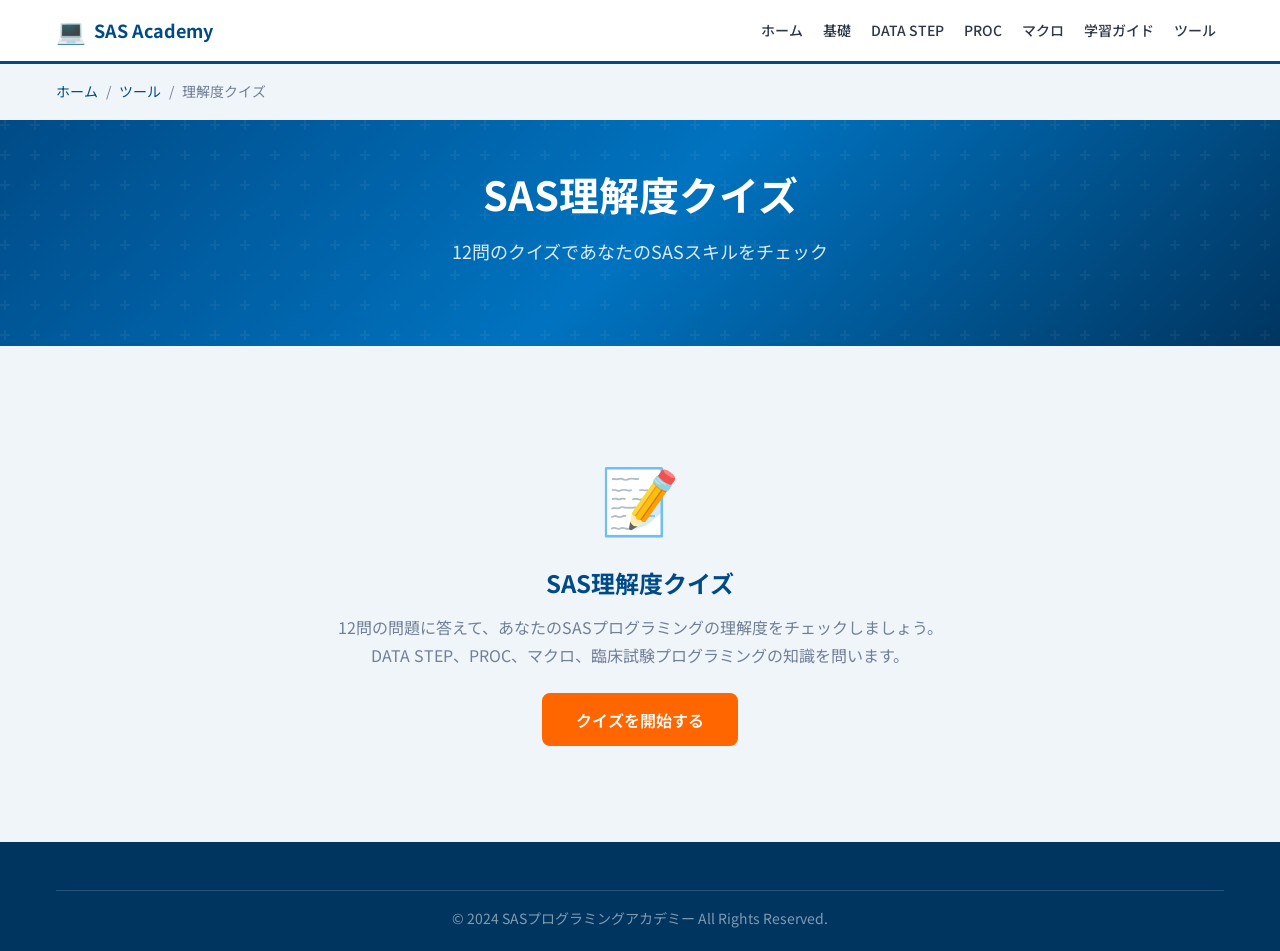
<file: tools/quiz.html>
<!DOCTYPE html>
<html lang="ja">
<head>
  <meta charset="UTF-8">
  <meta name="viewport" content="width=device-width, initial-scale=1.0">
  <meta name="description" content="SAS理解度クイズ - 12問のクイズでSASプログラミングの理解度をチェック。">
  <title>理解度クイズ | SASプログラミングアカデミー</title>
  <link rel="preconnect" href="https://fonts.googleapis.com">
  <link rel="preconnect" href="https://fonts.gstatic.com" crossorigin>
  <link href="https://fonts.googleapis.com/css2?family=Noto+Sans+JP:wght@400;500;700&display=swap" rel="stylesheet">
  <link rel="stylesheet" href="../css/style.css">
</head>
<body>

  <header class="site-header">
    <div class="container header-inner">
      <a href="../index.html" class="site-logo">
        <span class="logo-icon">&#x1F4BB;</span>
        <span>SAS Academy</span>
      </a>
      <nav class="nav-menu" aria-label="メインナビゲーション">
        <a href="../index.html">ホーム</a>
        <a href="../basics/index.html">基礎</a>
        <a href="../datastep/index.html">DATA STEP</a>
        <a href="../procs/index.html">PROC</a>
        <a href="../macro/index.html">マクロ</a>
        <a href="../guide/index.html">学習ガイド</a>
        <div class="nav-dropdown">
          <span class="nav-dropdown-toggle nav-menu-link">ツール</span>
          <div class="nav-dropdown-menu">
            <a href="search.html">コード例検索</a>
            <a href="quiz.html">理解度クイズ</a>
          </div>
        </div>
      </nav>
      <button class="hamburger" id="hamburger" aria-label="メニューを開く" aria-expanded="false">
        <span></span><span></span><span></span>
      </button>
    </div>
    <nav class="mobile-menu" id="mobile-menu" aria-label="モバイルナビゲーション">
      <a href="../index.html">ホーム</a>
      <a href="../basics/index.html">基礎</a>
      <a href="../datastep/index.html">DATA STEP</a>
      <a href="../procs/index.html">PROC</a>
      <a href="../macro/index.html">マクロ</a>
      <a href="../guide/index.html">学習ガイド</a>
      <span class="mobile-submenu-label">ツール</span>
      <div class="mobile-submenu">
        <a href="search.html">コード例検索</a>
        <a href="quiz.html">理解度クイズ</a>
      </div>
    </nav>
  </header>

  <main>
    <div class="container">
      <div class="breadcrumb">
        <a href="../index.html">ホーム</a>
        <span class="separator">/</span>
        <a href="#">ツール</a>
        <span class="separator">/</span>
        <span>理解度クイズ</span>
      </div>
    </div>

    <section class="hero" style="padding: 3rem 0;">
      <div class="container">
        <h1>SAS理解度クイズ</h1>
        <p class="hero-subtitle">12問のクイズであなたのSASスキルをチェック</p>
      </div>
    </section>

    <section class="section">
      <div class="container">
        <div class="quiz-container" id="quiz-container">
          <!-- JS で動的生成 -->
        </div>
      </div>
    </section>
  </main>

  <footer class="site-footer">
    <div class="container">
      <div class="footer-bottom">
        <p>&copy; 2024 SASプログラミングアカデミー All Rights Reserved.</p>
      </div>
    </div>
  </footer>

  <script src="../js/data.js"></script>
  <script src="../js/main.js"></script>
  <script src="../js/quiz.js"></script>
</body>
</html>
</file>
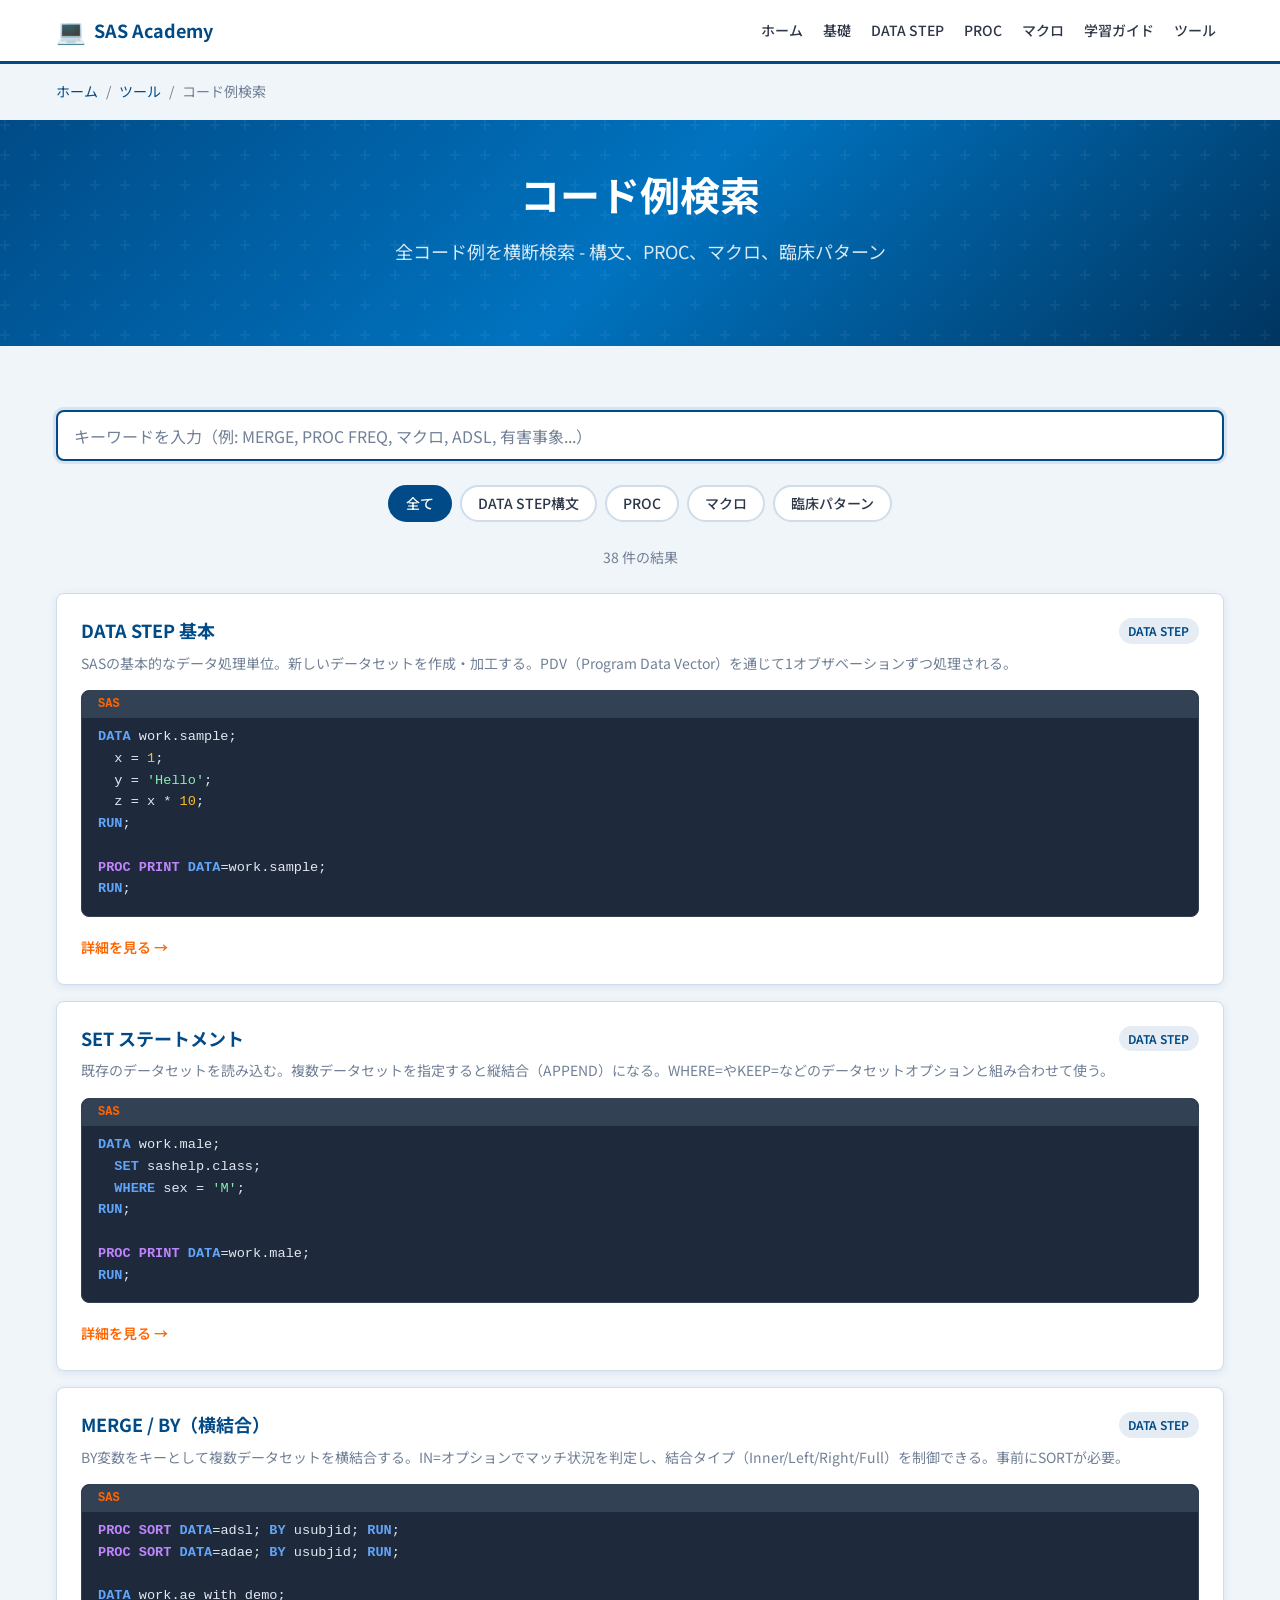
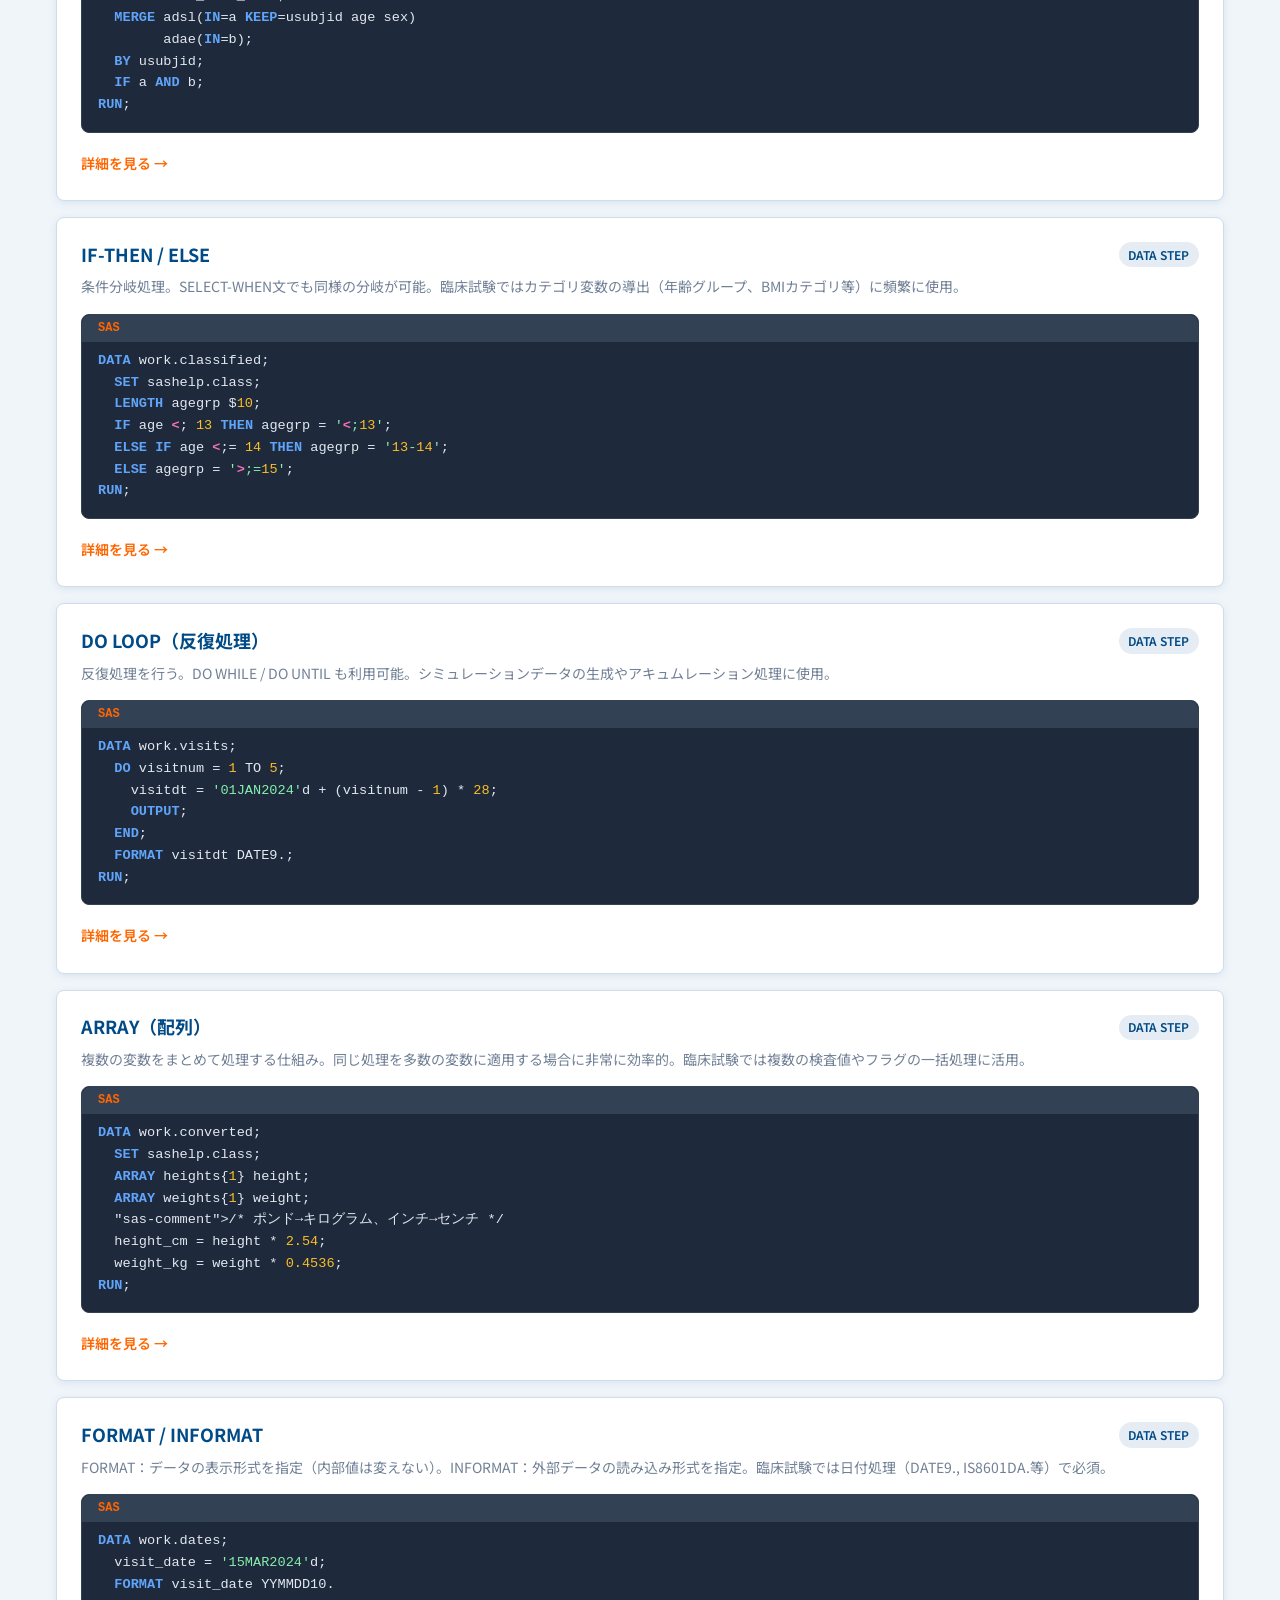
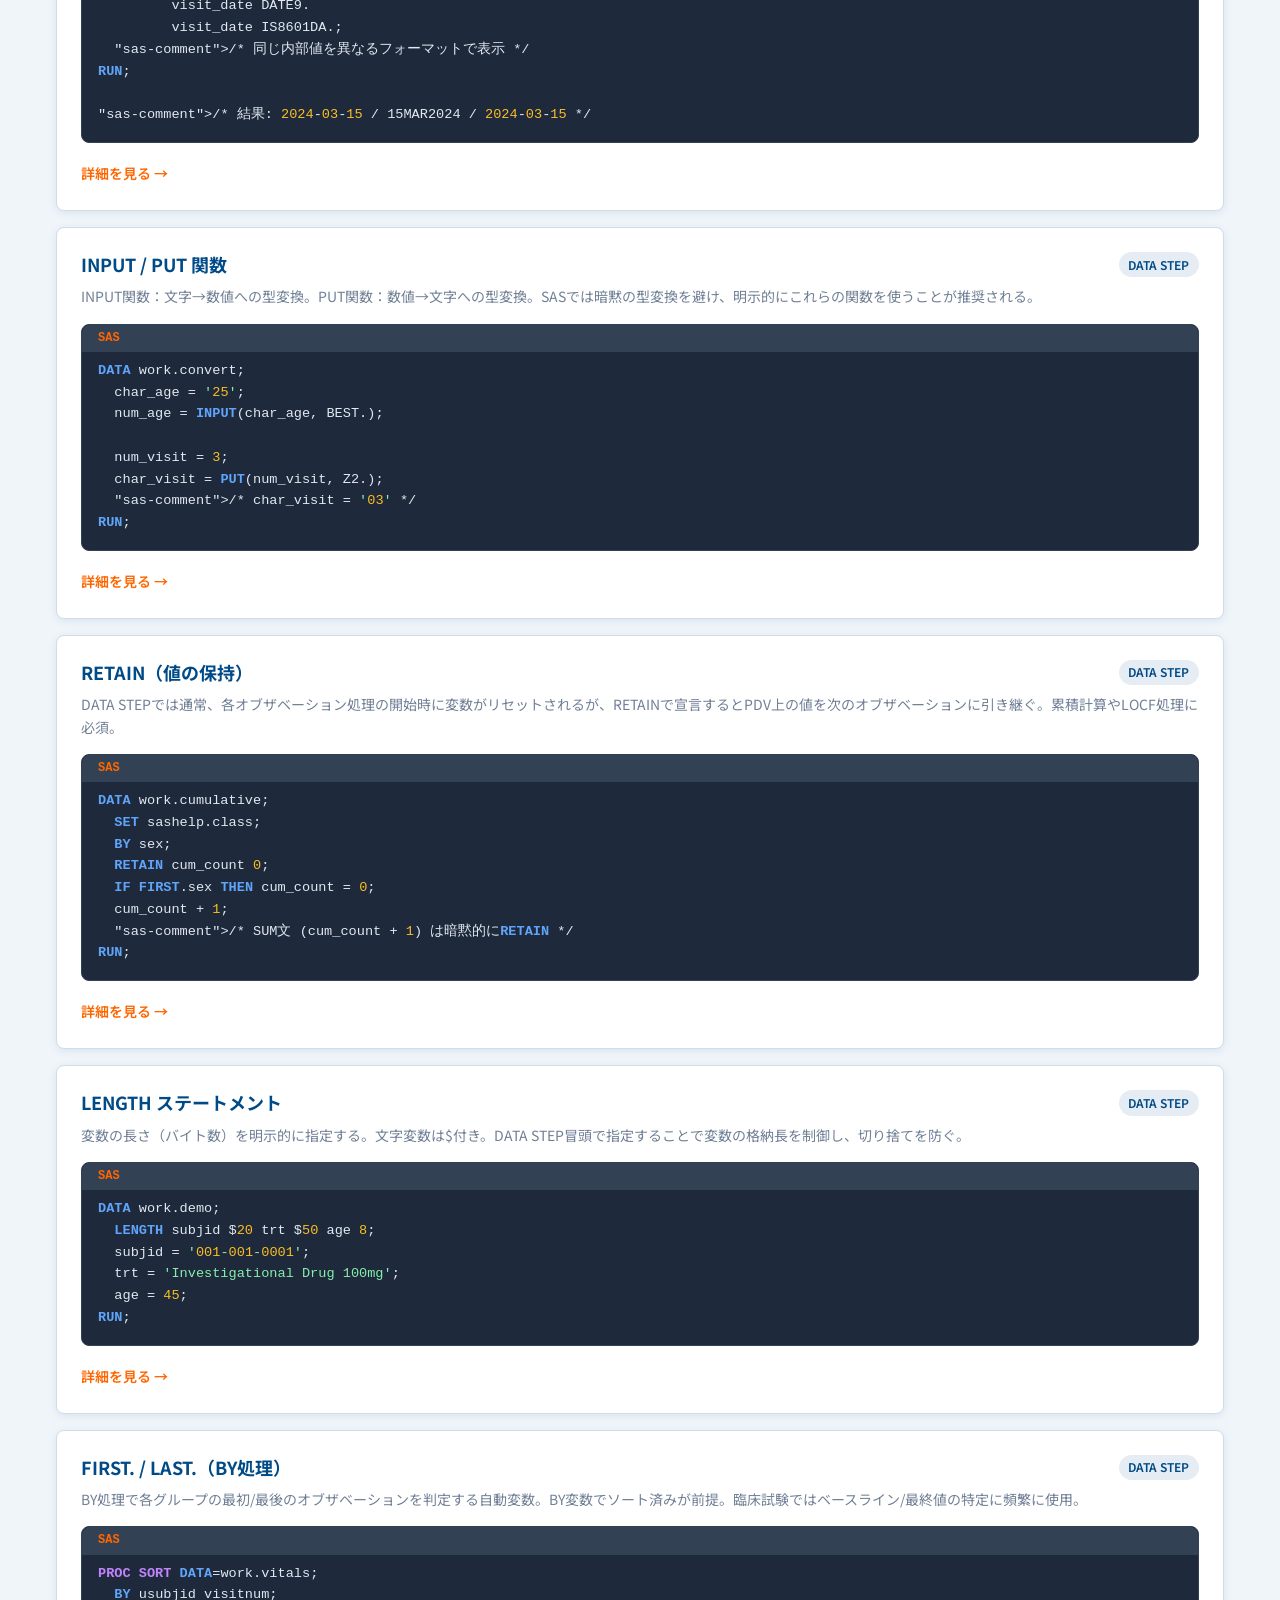
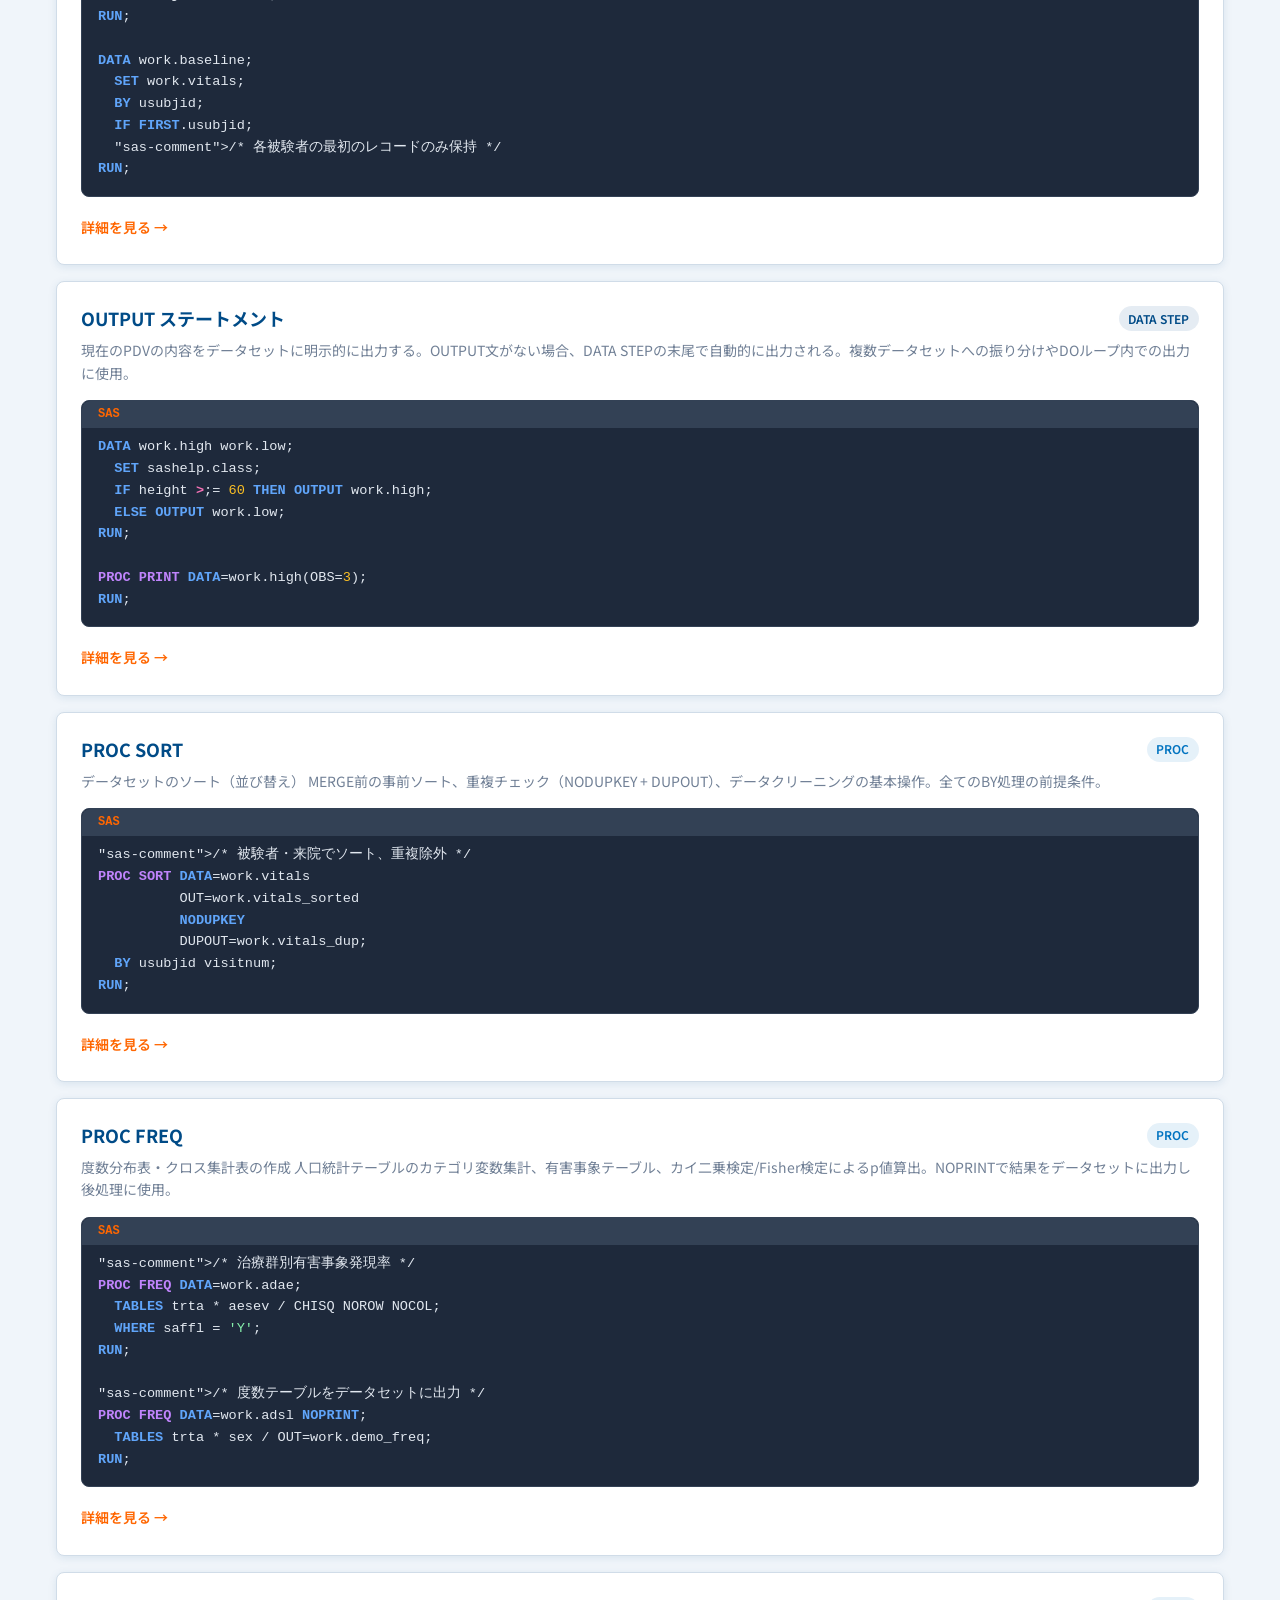
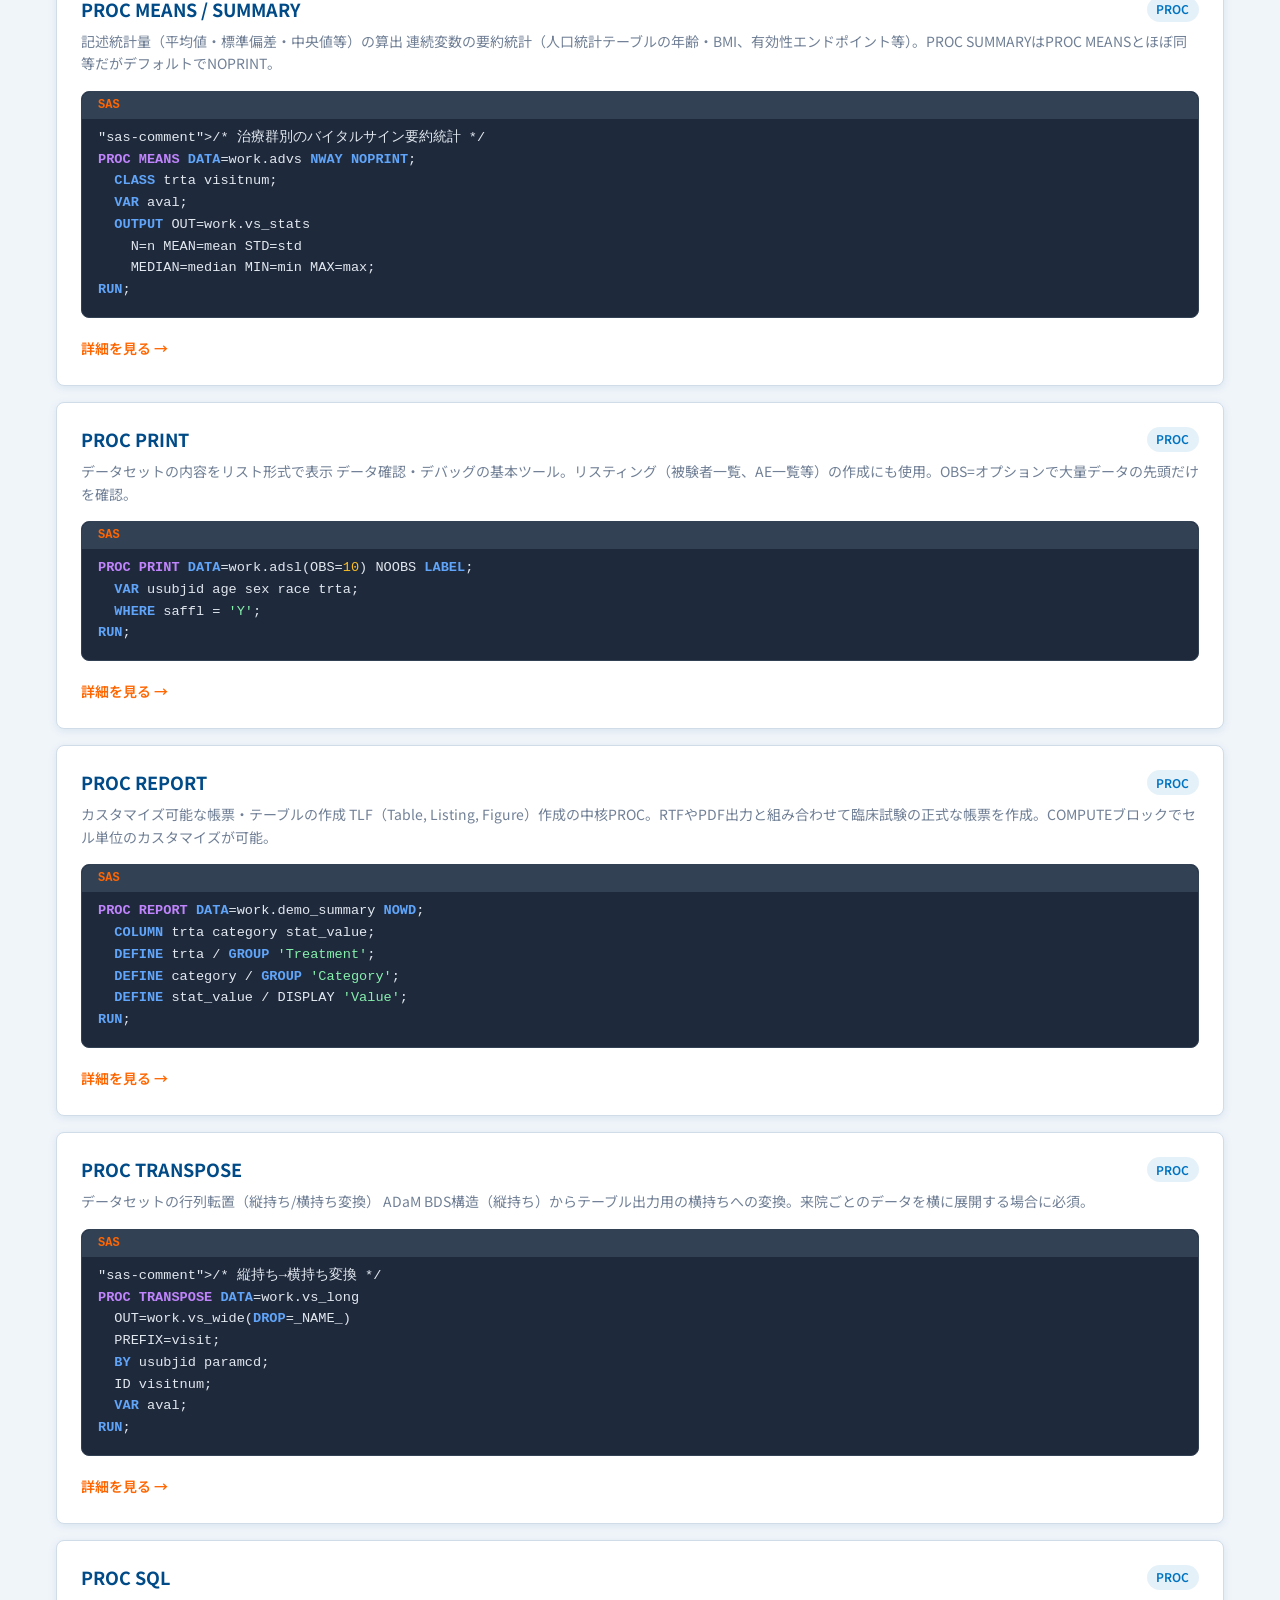
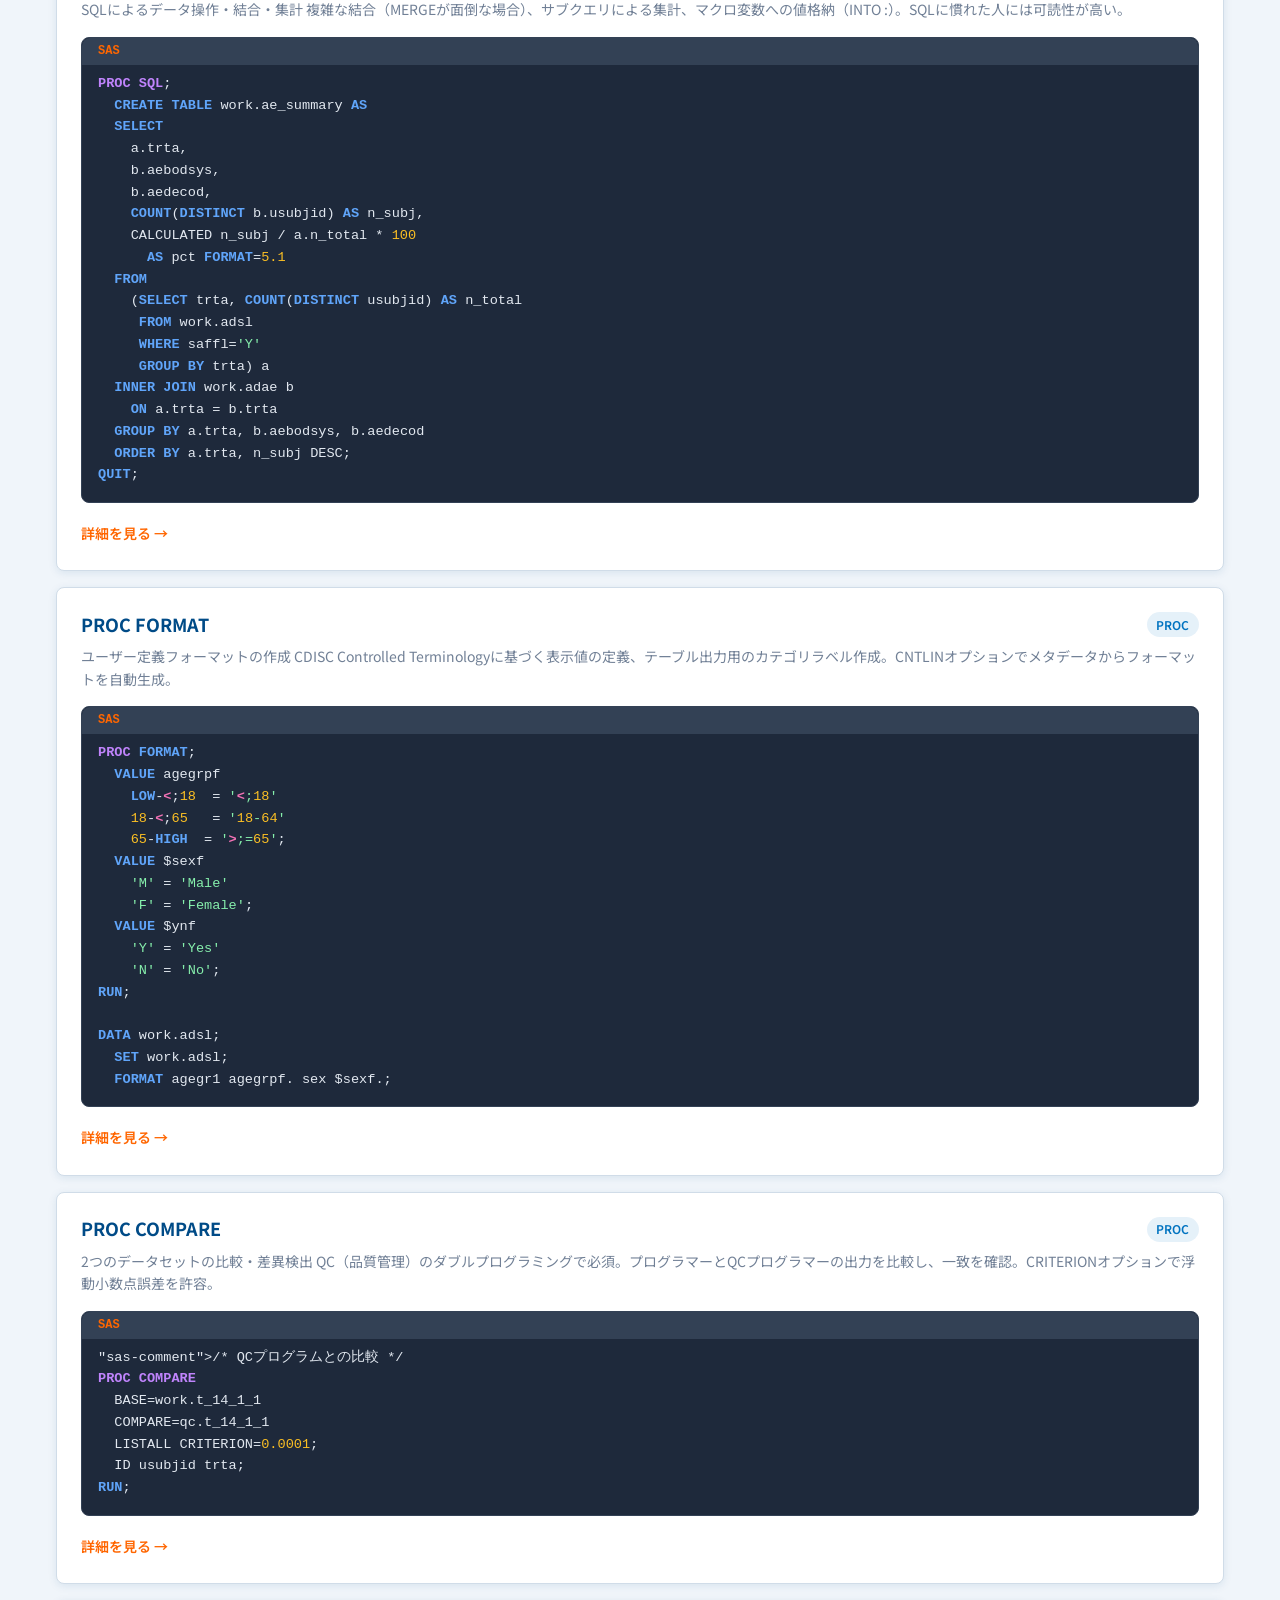
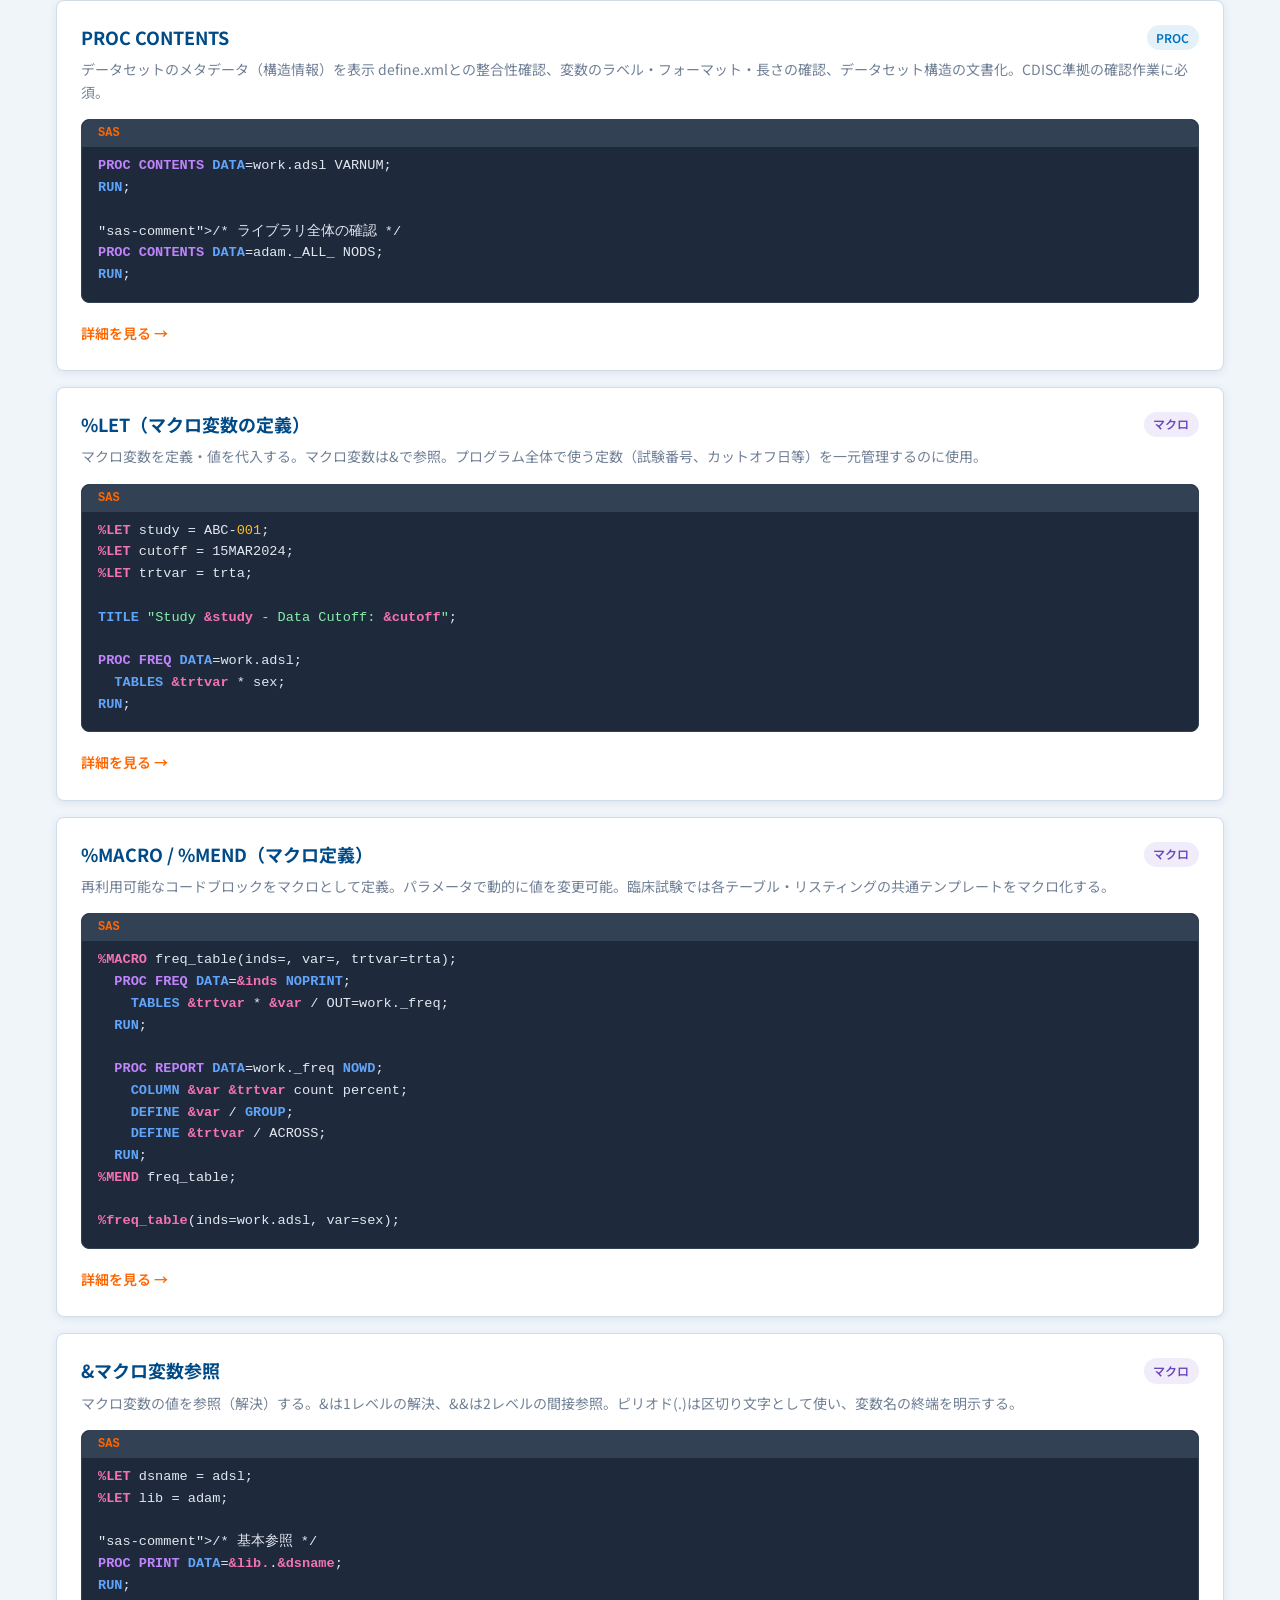
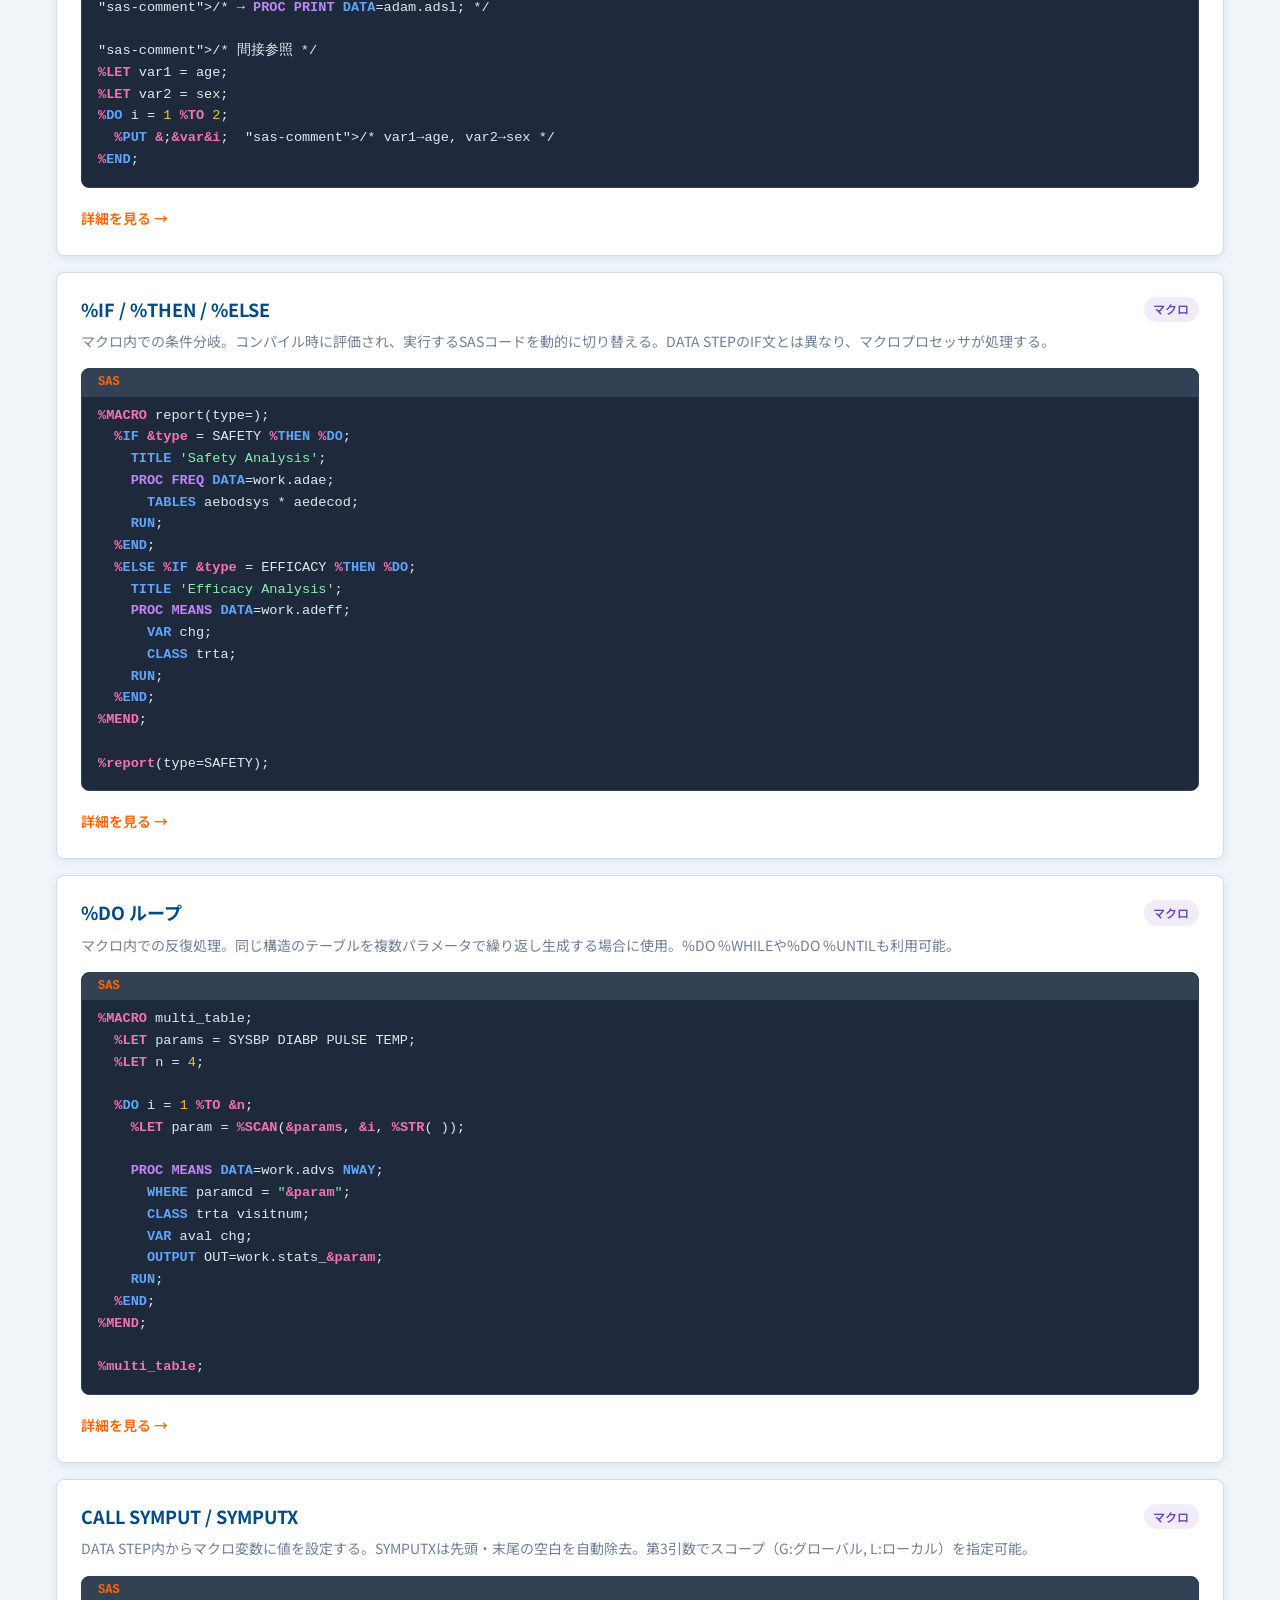
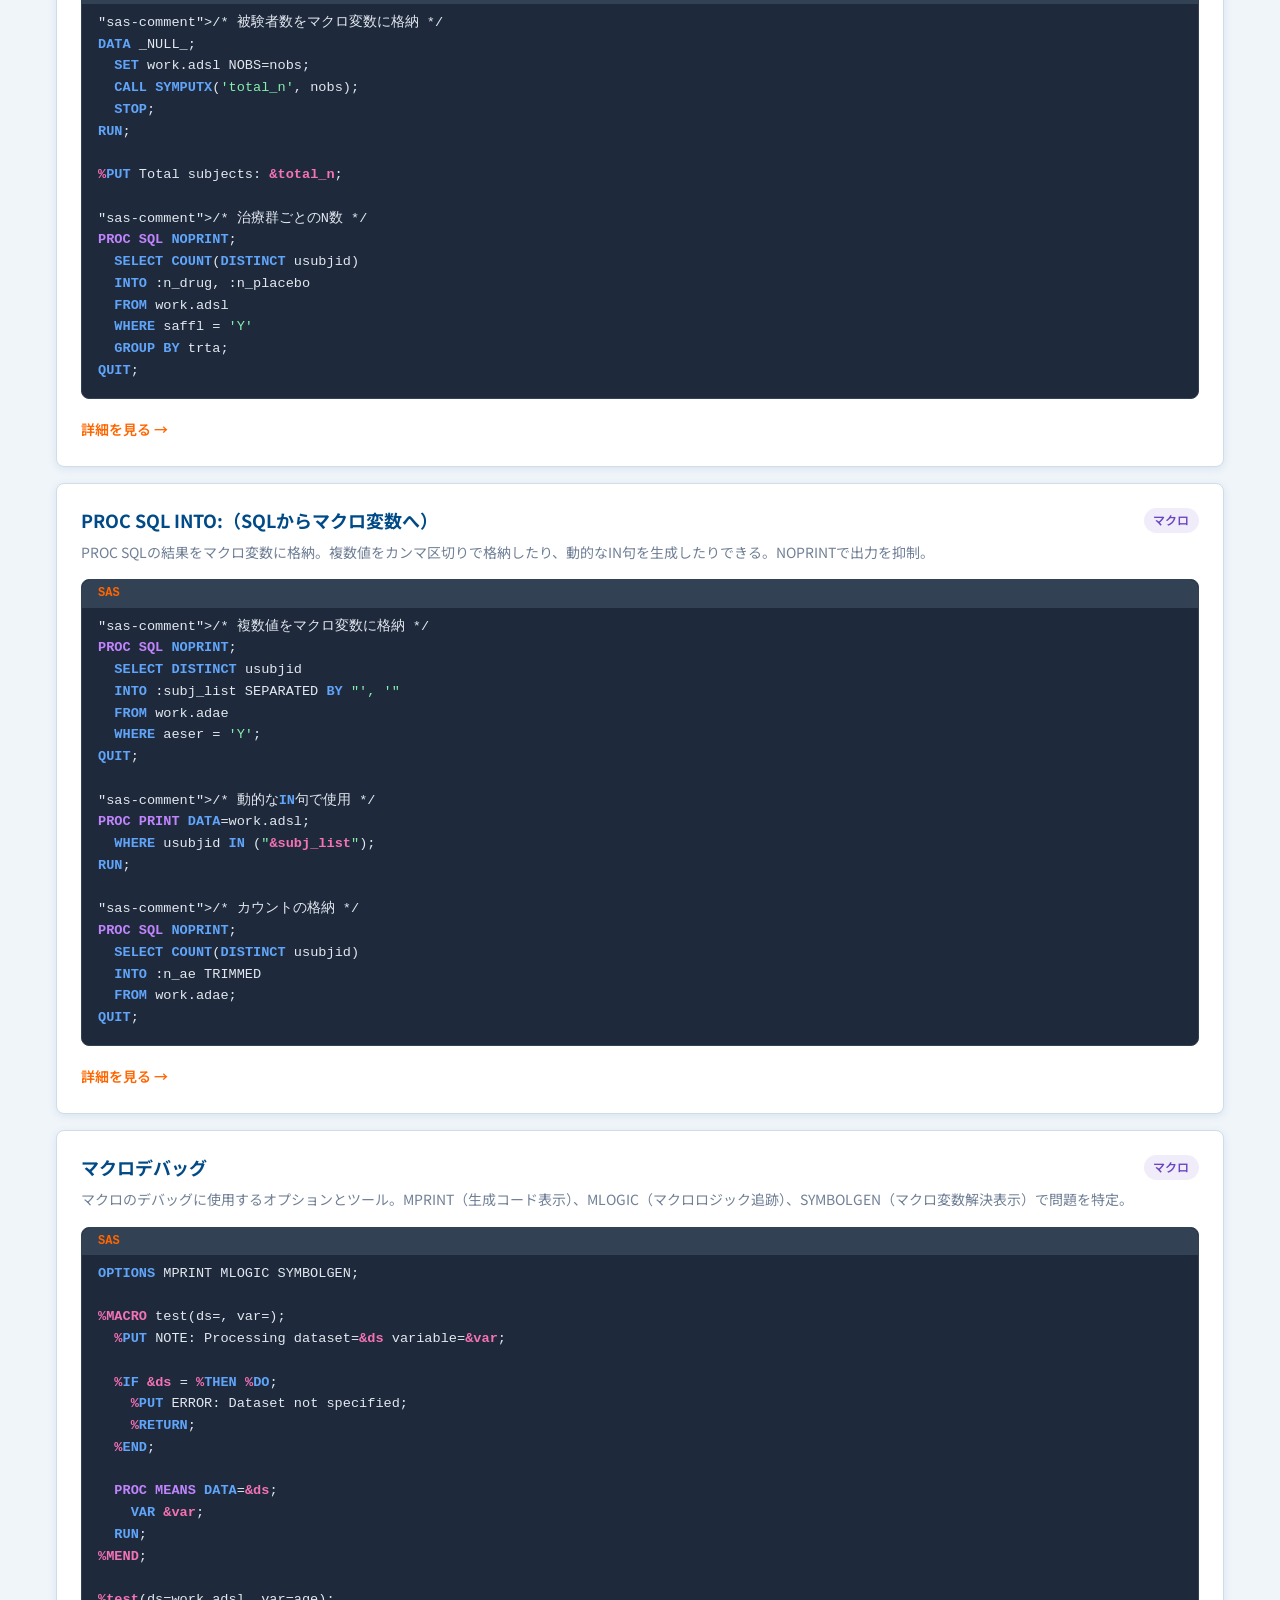
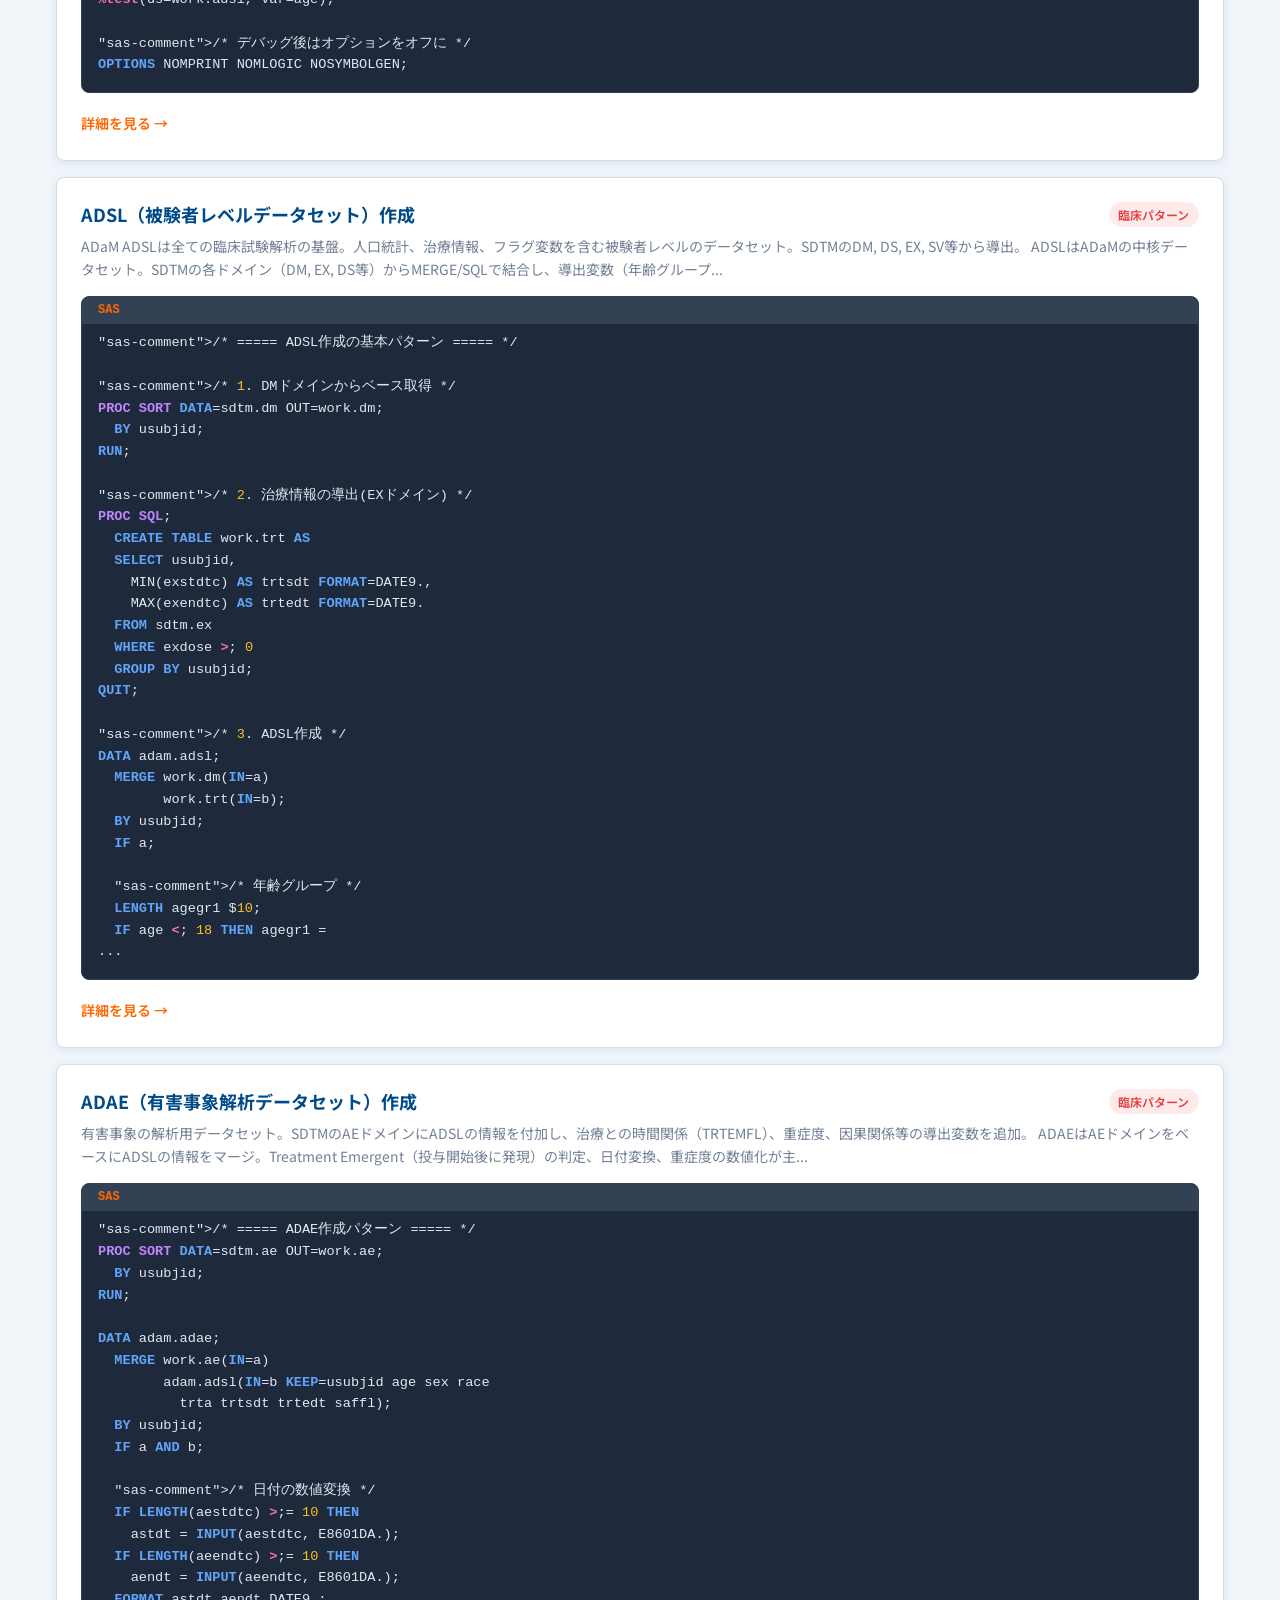
<file: tools/search.html>
<!DOCTYPE html>
<html lang="ja">
<head>
  <meta charset="UTF-8">
  <meta name="viewport" content="width=device-width, initial-scale=1.0">
  <meta name="description" content="コード例検索 - SAS構文、PROC、マクロ、臨床試験パターンの全コード例を横断検索。">
  <title>コード例検索 | SASプログラミングアカデミー</title>
  <link rel="preconnect" href="https://fonts.googleapis.com">
  <link rel="preconnect" href="https://fonts.gstatic.com" crossorigin>
  <link href="https://fonts.googleapis.com/css2?family=Noto+Sans+JP:wght@400;500;700&display=swap" rel="stylesheet">
  <link rel="stylesheet" href="../css/style.css">
</head>
<body>

  <header class="site-header">
    <div class="container header-inner">
      <a href="../index.html" class="site-logo">
        <span class="logo-icon">&#x1F4BB;</span>
        <span>SAS Academy</span>
      </a>
      <nav class="nav-menu" aria-label="メインナビゲーション">
        <a href="../index.html">ホーム</a>
        <a href="../basics/index.html">基礎</a>
        <a href="../datastep/index.html">DATA STEP</a>
        <a href="../procs/index.html">PROC</a>
        <a href="../macro/index.html">マクロ</a>
        <a href="../guide/index.html">学習ガイド</a>
        <div class="nav-dropdown">
          <span class="nav-dropdown-toggle nav-menu-link">ツール</span>
          <div class="nav-dropdown-menu">
            <a href="search.html">コード例検索</a>
            <a href="quiz.html">理解度クイズ</a>
          </div>
        </div>
      </nav>
      <button class="hamburger" id="hamburger" aria-label="メニューを開く" aria-expanded="false">
        <span></span><span></span><span></span>
      </button>
    </div>
    <nav class="mobile-menu" id="mobile-menu" aria-label="モバイルナビゲーション">
      <a href="../index.html">ホーム</a>
      <a href="../basics/index.html">基礎</a>
      <a href="../datastep/index.html">DATA STEP</a>
      <a href="../procs/index.html">PROC</a>
      <a href="../macro/index.html">マクロ</a>
      <a href="../guide/index.html">学習ガイド</a>
      <span class="mobile-submenu-label">ツール</span>
      <div class="mobile-submenu">
        <a href="search.html">コード例検索</a>
        <a href="quiz.html">理解度クイズ</a>
      </div>
    </nav>
  </header>

  <main>
    <div class="container">
      <div class="breadcrumb">
        <a href="../index.html">ホーム</a>
        <span class="separator">/</span>
        <a href="#">ツール</a>
        <span class="separator">/</span>
        <span>コード例検索</span>
      </div>
    </div>

    <section class="hero" style="padding: 3rem 0;">
      <div class="container">
        <h1>コード例検索</h1>
        <p class="hero-subtitle">全コード例を横断検索 - 構文、PROC、マクロ、臨床パターン</p>
      </div>
    </section>

    <section class="section">
      <div class="container">
        <div class="search-bar">
          <input type="text" class="search-input" id="global-search" placeholder="キーワードを入力（例: MERGE, PROC FREQ, マクロ, ADSL, 有害事象...）" autofocus>
        </div>
        <div class="filter-bar" id="search-filters">
          <!-- JS で動的生成 -->
        </div>
        <div id="search-count" class="text-center text-light text-sm mb-4"></div>

        <div id="search-results">
          <!-- JS で動的生成 -->
        </div>
      </div>
    </section>
  </main>

  <footer class="site-footer">
    <div class="container">
      <div class="footer-bottom">
        <p>&copy; 2024 SASプログラミングアカデミー All Rights Reserved.</p>
      </div>
    </div>
  </footer>

  <script src="../js/data.js"></script>
  <script src="../js/main.js"></script>
  <script src="../js/search.js"></script>
</body>
</html>
</file>
<file: css/style.css>
/* ============================================
   SASプログラミングアカデミー - 共通CSS
   ============================================ */

/* --- CSS変数定義 --- */
:root {
  /* カラーパレット */
  --color-primary: #004b87;
  --color-primary-light: #0073c0;
  --color-primary-dark: #003560;
  --color-accent: #ff6600;
  --color-accent-light: #ff8533;
  --color-accent-dark: #cc5200;
  --color-success: #38a169;
  --color-warning: #e53e3e;
  --color-bg: #f0f5fa;
  --color-text: #2d3748;
  --color-text-light: #718096;
  --color-white: #ffffff;
  --color-border: #d0dce8;

  /* カテゴリカラー */
  --cat-datastep: #004b87;
  --cat-proc: #0073c0;
  --cat-macro: #6b46c1;
  --cat-clinical: #e53e3e;
  --cat-data: #3182ce;
  --cat-statistics: #38a169;
  --cat-report: #d69e2e;

  /* タイポグラフィ */
  --font-family: "Noto Sans JP", sans-serif;
  --font-mono: "SFMono-Regular", "Consolas", "Liberation Mono", "Menlo", monospace;
  --font-size-base: 16px;
  --font-size-sm: 0.875rem;
  --font-size-lg: 1.125rem;
  --font-size-xl: 1.25rem;
  --font-size-2xl: 1.5rem;
  --font-size-3xl: 2rem;
  --font-size-4xl: 2.5rem;
  --line-height-base: 1.7;
  --line-height-heading: 1.3;

  /* スペーシング */
  --spacing-1: 0.25rem;
  --spacing-2: 0.5rem;
  --spacing-3: 1rem;
  --spacing-4: 1.5rem;
  --spacing-5: 2rem;
  --spacing-6: 3rem;
  --spacing-8: 4rem;

  /* レイアウト */
  --max-width: 1200px;
  --border-radius: 8px;
  --card-shadow: 0 2px 8px rgba(0, 75, 135, 0.1);
  --card-shadow-hover: 0 4px 16px rgba(0, 75, 135, 0.18);

  /* トランジション */
  --transition-base: 0.3s ease;

  /* ヘッダー高さ */
  --header-height: 64px;
}

/* --- リセットCSS --- */
*,
*::before,
*::after {
  box-sizing: border-box;
  margin: 0;
  padding: 0;
}

html {
  font-size: var(--font-size-base);
  scroll-behavior: smooth;
  -webkit-text-size-adjust: 100%;
}

body {
  font-family: var(--font-family);
  font-size: 1rem;
  line-height: var(--line-height-base);
  color: var(--color-text);
  background-color: var(--color-bg);
  min-height: 100vh;
  display: flex;
  flex-direction: column;
  -webkit-font-smoothing: antialiased;
  -moz-osx-font-smoothing: grayscale;
}

ul,
ol {
  list-style: none;
}

a {
  color: var(--color-primary);
  text-decoration: none;
  transition: color var(--transition-base);
}

a:hover {
  color: var(--color-accent);
}

img {
  max-width: 100%;
  height: auto;
  display: block;
}

button {
  font-family: inherit;
  cursor: pointer;
  border: none;
  background: none;
}

table {
  border-collapse: collapse;
  width: 100%;
}

/* --- タイポグラフィ --- */
h1,
h2,
h3,
h4 {
  line-height: var(--line-height-heading);
  font-weight: 700;
  color: var(--color-primary);
}

h1 {
  font-size: var(--font-size-3xl);
  margin-bottom: var(--spacing-4);
}

h2 {
  font-size: var(--font-size-2xl);
  margin-bottom: var(--spacing-3);
}

h3 {
  font-size: var(--font-size-xl);
  margin-bottom: var(--spacing-2);
}

h4 {
  font-size: var(--font-size-lg);
  margin-bottom: var(--spacing-2);
}

p {
  margin-bottom: var(--spacing-3);
  color: var(--color-text);
}

/* --- レイアウト --- */
.container {
  width: 100%;
  max-width: var(--max-width);
  margin: 0 auto;
  padding: 0 var(--spacing-3);
}

.grid {
  display: grid;
  gap: var(--spacing-4);
}

.grid-2 {
  grid-template-columns: 1fr;
}

.grid-3 {
  grid-template-columns: 1fr;
}

.grid-4 {
  grid-template-columns: 1fr;
}

.flex {
  display: flex;
}

.flex-center {
  display: flex;
  align-items: center;
  justify-content: center;
}

.flex-between {
  display: flex;
  align-items: center;
  justify-content: space-between;
}

.flex-wrap {
  flex-wrap: wrap;
}

.text-center {
  text-align: center;
}

.text-sm {
  font-size: var(--font-size-sm);
}

.text-light {
  color: var(--color-text-light);
}

.mb-2 { margin-bottom: var(--spacing-2); }
.mb-3 { margin-bottom: var(--spacing-3); }
.mb-4 { margin-bottom: var(--spacing-4); }
.mt-3 { margin-top: var(--spacing-3); }
.mt-4 { margin-top: var(--spacing-4); }

main {
  flex: 1;
}

/* --- ヘッダー --- */
.site-header {
  background: var(--color-white);
  border-bottom: 3px solid var(--color-primary);
  position: sticky;
  top: 0;
  z-index: 1000;
  height: var(--header-height);
  display: flex;
  flex-direction: column;
  justify-content: center;
}

.header-inner {
  display: flex;
  align-items: center;
  justify-content: space-between;
  height: var(--header-height);
}

.site-logo {
  display: flex;
  align-items: center;
  gap: var(--spacing-2);
  font-weight: 700;
  font-size: var(--font-size-lg);
  color: var(--color-primary);
  text-decoration: none;
  white-space: nowrap;
}

.site-logo:hover {
  color: var(--color-primary-light);
}

.logo-icon {
  font-size: 1.5rem;
}

/* --- デスクトップナビ --- */
.nav-menu {
  display: none;
  align-items: center;
  gap: var(--spacing-1);
}

.nav-menu a,
.nav-menu-link {
  display: inline-block;
  padding: var(--spacing-2) var(--spacing-2);
  color: var(--color-text);
  font-size: var(--font-size-sm);
  font-weight: 500;
  border-radius: var(--border-radius);
  transition: all var(--transition-base);
  cursor: pointer;
  white-space: nowrap;
}

.nav-menu a:hover,
.nav-menu-link:hover {
  color: var(--color-primary);
  background-color: var(--color-bg);
}

/* --- ドロップダウン --- */
.nav-dropdown {
  position: relative;
}

.nav-dropdown-menu {
  display: none;
  position: absolute;
  top: 100%;
  left: 0;
  background: var(--color-white);
  border: 1px solid var(--color-border);
  border-radius: var(--border-radius);
  box-shadow: var(--card-shadow);
  min-width: 160px;
  z-index: 1001;
  padding: var(--spacing-1) 0;
}

.nav-dropdown.active .nav-dropdown-menu {
  display: block;
}

.nav-dropdown-menu a {
  display: block;
  padding: var(--spacing-2) var(--spacing-3);
  color: var(--color-text);
  font-size: var(--font-size-sm);
}

.nav-dropdown-menu a:hover {
  background-color: var(--color-bg);
  color: var(--color-primary);
}

/* --- ハンバーガー --- */
.hamburger {
  display: flex;
  flex-direction: column;
  justify-content: center;
  gap: 5px;
  width: 36px;
  height: 36px;
  padding: 6px;
}

.hamburger span {
  display: block;
  width: 100%;
  height: 2px;
  background: var(--color-primary);
  border-radius: 2px;
  transition: all var(--transition-base);
}

.hamburger.active span:nth-child(1) {
  transform: rotate(45deg) translate(5px, 5px);
}

.hamburger.active span:nth-child(2) {
  opacity: 0;
}

.hamburger.active span:nth-child(3) {
  transform: rotate(-45deg) translate(5px, -5px);
}

/* --- モバイルメニュー --- */
.mobile-menu {
  display: none;
  flex-direction: column;
  background: var(--color-white);
  border-top: 1px solid var(--color-border);
  padding: var(--spacing-3);
  position: absolute;
  top: var(--header-height);
  left: 0;
  right: 0;
  box-shadow: var(--card-shadow);
  z-index: 999;
}

.mobile-menu.active {
  display: flex;
}

.mobile-menu a {
  display: block;
  padding: var(--spacing-2) var(--spacing-3);
  color: var(--color-text);
  font-weight: 500;
  border-radius: var(--border-radius);
}

.mobile-menu a:hover {
  background-color: var(--color-bg);
  color: var(--color-primary);
}

.mobile-submenu-label {
  display: block;
  padding: var(--spacing-2) var(--spacing-3);
  color: var(--color-text-light);
  font-size: var(--font-size-sm);
  font-weight: 700;
  text-transform: uppercase;
  letter-spacing: 0.05em;
}

.mobile-submenu a {
  padding-left: var(--spacing-5);
}

/* --- セクション --- */
.section {
  padding: var(--spacing-8) 0;
}

.section-title {
  text-align: center;
  font-size: var(--font-size-2xl);
  color: var(--color-primary);
  margin-bottom: var(--spacing-5);
  position: relative;
}

.section-title::after {
  content: "";
  display: block;
  width: 60px;
  height: 3px;
  background: var(--color-accent);
  margin: var(--spacing-2) auto 0;
  border-radius: 2px;
}

/* --- ヒーロー --- */
.hero {
  background: linear-gradient(135deg, var(--color-primary) 0%, var(--color-primary-light) 50%, var(--color-primary-dark) 100%);
  color: var(--color-white);
  text-align: center;
  padding: var(--spacing-8) 0;
  position: relative;
  overflow: hidden;
}

.hero::before {
  content: "";
  position: absolute;
  top: 0;
  left: 0;
  right: 0;
  bottom: 0;
  background: url("data:image/svg+xml,%3Csvg width='60' height='60' viewBox='0 0 60 60' xmlns='http://www.w3.org/2000/svg'%3E%3Cg fill='none' fill-rule='evenodd'%3E%3Cg fill='%23ffffff' fill-opacity='0.05'%3E%3Cpath d='M36 34v-4h-2v4h-4v2h4v4h2v-4h4v-2h-4zm0-30V0h-2v4h-4v2h4v4h2V6h4V4h-4zM6 34v-4H4v4H0v2h4v4h2v-4h4v-2H6zM6 4V0H4v4H0v2h4v4h2V6h4V4H6z'/%3E%3C/g%3E%3C/g%3E%3C/svg%3E");
  pointer-events: none;
}

.hero h1 {
  color: var(--color-white);
  font-size: var(--font-size-3xl);
  margin-bottom: var(--spacing-3);
  position: relative;
}

.hero-icon {
  font-size: 3.5rem;
  display: block;
  margin-bottom: var(--spacing-3);
}

.hero-subtitle {
  color: rgba(255, 255, 255, 0.85);
  font-size: var(--font-size-lg);
  margin-bottom: var(--spacing-5);
  position: relative;
}

.hero-buttons {
  display: flex;
  flex-wrap: wrap;
  gap: var(--spacing-3);
  justify-content: center;
  position: relative;
}

/* --- ボタン --- */
.btn {
  display: inline-block;
  padding: 0.6rem 1.4rem;
  border-radius: var(--border-radius);
  font-weight: 600;
  font-size: var(--font-size-sm);
  text-align: center;
  transition: all var(--transition-base);
  cursor: pointer;
  border: 2px solid transparent;
  text-decoration: none;
}

.btn-primary {
  background: var(--color-accent);
  color: var(--color-white);
  border-color: var(--color-accent);
}

.btn-primary:hover {
  background: var(--color-accent-dark);
  border-color: var(--color-accent-dark);
  color: var(--color-white);
}

.btn-secondary {
  background: transparent;
  color: var(--color-white);
  border-color: var(--color-white);
}

.btn-secondary:hover {
  background: var(--color-white);
  color: var(--color-primary);
}

.btn-outline {
  background: transparent;
  color: var(--color-primary);
  border-color: var(--color-primary);
}

.btn-outline:hover {
  background: var(--color-primary);
  color: var(--color-white);
}

.btn-lg {
  padding: 0.8rem 2rem;
  font-size: 1rem;
}

.btn-sm {
  padding: 0.4rem 1rem;
  font-size: var(--font-size-sm);
}

/* --- カード --- */
.card {
  background: var(--color-white);
  border-radius: var(--border-radius);
  padding: var(--spacing-4);
  box-shadow: var(--card-shadow);
  transition: all var(--transition-base);
  border: 1px solid var(--color-border);
}

.card:hover {
  box-shadow: var(--card-shadow-hover);
  transform: translateY(-2px);
}

.card-icon {
  font-size: 2.5rem;
  margin-bottom: var(--spacing-2);
}

.card-title {
  font-size: var(--font-size-lg);
  font-weight: 700;
  color: var(--color-primary);
  margin-bottom: var(--spacing-2);
}

.card-text {
  font-size: var(--font-size-sm);
  color: var(--color-text-light);
  margin-bottom: var(--spacing-3);
  line-height: 1.6;
}

.card-link {
  display: inline-block;
  color: var(--color-accent);
  font-weight: 600;
  font-size: var(--font-size-sm);
}

.card-link:hover {
  color: var(--color-accent-dark);
}

/* --- バッジ --- */
.badge {
  display: inline-block;
  padding: 0.15rem 0.6rem;
  border-radius: 20px;
  font-size: 0.75rem;
  font-weight: 600;
  white-space: nowrap;
}

.badge-datastep {
  background: rgba(0, 75, 135, 0.1);
  color: var(--cat-datastep);
}

.badge-proc {
  background: rgba(0, 115, 192, 0.1);
  color: var(--cat-proc);
}

.badge-macro {
  background: rgba(107, 70, 193, 0.1);
  color: var(--cat-macro);
}

.badge-clinical {
  background: rgba(229, 62, 62, 0.1);
  color: var(--cat-clinical);
}

.badge-data {
  background: rgba(49, 130, 206, 0.1);
  color: var(--cat-data);
}

.badge-statistics {
  background: rgba(56, 161, 105, 0.1);
  color: var(--cat-statistics);
}

.badge-report {
  background: rgba(214, 158, 46, 0.1);
  color: var(--cat-report);
}

/* --- テーブル --- */
.data-table {
  width: 100%;
  border-collapse: collapse;
  font-size: var(--font-size-sm);
}

.data-table thead {
  background: var(--color-primary);
  color: var(--color-white);
}

.data-table thead th {
  padding: var(--spacing-2) var(--spacing-3);
  text-align: left;
  font-weight: 600;
  white-space: nowrap;
}

.data-table tbody td {
  padding: var(--spacing-2) var(--spacing-3);
  border-bottom: 1px solid var(--color-border);
}

.data-table tbody tr:hover {
  background-color: rgba(0, 75, 135, 0.04);
}

.table-wrapper {
  overflow-x: auto;
  border-radius: var(--border-radius);
  border: 1px solid var(--color-border);
}

/* --- SASコードブロック（シンタックスハイライト） --- */
.code-block {
  background: #1e293b;
  color: #e2e8f0;
  border-radius: var(--border-radius);
  padding: var(--spacing-3);
  overflow-x: auto;
  font-family: var(--font-mono);
  font-size: 0.85rem;
  line-height: 1.6;
  margin-bottom: var(--spacing-3);
  position: relative;
  border: 1px solid #334155;
}

.code-block-header {
  display: flex;
  align-items: center;
  justify-content: space-between;
  background: #334155;
  padding: var(--spacing-1) var(--spacing-3);
  border-radius: var(--border-radius) var(--border-radius) 0 0;
  margin: calc(-1 * var(--spacing-3));
  margin-bottom: var(--spacing-2);
  font-size: 0.75rem;
  color: #94a3b8;
}

.code-block-header .lang-label {
  font-weight: 600;
  color: var(--color-accent);
  text-transform: uppercase;
}

.code-block pre {
  margin: 0;
  white-space: pre;
  font-family: inherit;
}

/* シンタックスハイライト色定義 */
.sas-keyword {
  color: #60a5fa;
  font-weight: 600;
}

.sas-proc {
  color: #c084fc;
  font-weight: 600;
}

.sas-string {
  color: #86efac;
}

.sas-comment {
  color: #6b7280;
  font-style: italic;
}

.sas-number {
  color: #fbbf24;
}

.sas-macro {
  color: #f472b6;
  font-weight: 600;
}

.sas-function {
  color: #22d3ee;
}

.sas-option {
  color: #fb923c;
}

.sas-format {
  color: #a78bfa;
}

/* --- 出力ブロック --- */
.output-block {
  background: var(--color-white);
  border: 2px solid var(--color-border);
  border-left: 4px solid var(--color-accent);
  border-radius: var(--border-radius);
  padding: var(--spacing-3);
  font-family: var(--font-mono);
  font-size: 0.82rem;
  line-height: 1.5;
  overflow-x: auto;
  margin-bottom: var(--spacing-3);
  color: var(--color-text);
}

.output-block pre {
  margin: 0;
  white-space: pre;
  font-family: inherit;
}

.output-label {
  display: inline-block;
  background: var(--color-accent);
  color: var(--color-white);
  font-size: 0.7rem;
  font-weight: 700;
  padding: 0.1rem 0.5rem;
  border-radius: 3px;
  margin-bottom: var(--spacing-2);
  font-family: var(--font-family);
  text-transform: uppercase;
}

/* --- TIPS カード --- */
.tip-card {
  border-left: 4px solid var(--color-accent);
  background: var(--color-white);
}

.tip-card .tip-title {
  font-weight: 700;
  color: var(--color-primary);
  margin-bottom: var(--spacing-2);
}

.tip-card .tip-category {
  font-size: 0.7rem;
  font-weight: 600;
  text-transform: uppercase;
  color: var(--color-accent);
  letter-spacing: 0.05em;
  margin-bottom: var(--spacing-1);
}

/* --- 検索バー --- */
.search-bar {
  display: flex;
  gap: var(--spacing-2);
  margin-bottom: var(--spacing-4);
}

.search-input {
  flex: 1;
  padding: 0.7rem var(--spacing-3);
  border: 2px solid var(--color-border);
  border-radius: var(--border-radius);
  font-family: var(--font-family);
  font-size: 1rem;
  color: var(--color-text);
  background: var(--color-white);
  transition: border-color var(--transition-base);
}

.search-input:focus {
  outline: none;
  border-color: var(--color-primary);
  box-shadow: 0 0 0 3px rgba(0, 75, 135, 0.1);
}

.search-input::placeholder {
  color: var(--color-text-light);
}

/* --- フィルターボタン --- */
.filter-bar {
  display: flex;
  flex-wrap: wrap;
  gap: var(--spacing-2);
  margin-bottom: var(--spacing-4);
  justify-content: center;
}

.filter-btn {
  padding: 0.4rem 1rem;
  border: 2px solid var(--color-border);
  border-radius: 20px;
  font-size: var(--font-size-sm);
  font-weight: 500;
  color: var(--color-text);
  background: var(--color-white);
  cursor: pointer;
  transition: all var(--transition-base);
}

.filter-btn:hover {
  border-color: var(--color-primary);
  color: var(--color-primary);
}

.filter-btn.active {
  background: var(--color-primary);
  border-color: var(--color-primary);
  color: var(--color-white);
}

/* --- ロードマップ（ステッパー） --- */
.roadmap {
  position: relative;
  padding-left: 40px;
}

.roadmap::before {
  content: "";
  position: absolute;
  left: 18px;
  top: 0;
  bottom: 0;
  width: 3px;
  background: var(--color-border);
  border-radius: 2px;
}

.roadmap-step {
  position: relative;
  margin-bottom: var(--spacing-5);
  padding: var(--spacing-4);
  background: var(--color-white);
  border-radius: var(--border-radius);
  box-shadow: var(--card-shadow);
  border: 1px solid var(--color-border);
}

.roadmap-step:last-child {
  margin-bottom: 0;
}

.roadmap-number {
  position: absolute;
  left: -40px;
  top: var(--spacing-4);
  width: 36px;
  height: 36px;
  background: var(--color-primary);
  color: var(--color-white);
  border-radius: 50%;
  display: flex;
  align-items: center;
  justify-content: center;
  font-weight: 700;
  font-size: var(--font-size-sm);
  border: 3px solid var(--color-white);
  box-shadow: 0 0 0 2px var(--color-primary);
}

.roadmap-step h3 {
  color: var(--color-primary);
  margin-bottom: var(--spacing-2);
}

.roadmap-step .duration {
  display: inline-block;
  background: rgba(0, 75, 135, 0.08);
  color: var(--color-primary);
  padding: 0.15rem 0.6rem;
  border-radius: 12px;
  font-size: 0.75rem;
  font-weight: 600;
  margin-bottom: var(--spacing-2);
}

.roadmap-topics {
  display: flex;
  flex-wrap: wrap;
  gap: var(--spacing-1);
  margin-top: var(--spacing-2);
}

.roadmap-topics .topic-tag {
  display: inline-block;
  background: var(--color-bg);
  color: var(--color-text);
  padding: 0.15rem 0.5rem;
  border-radius: 4px;
  font-size: 0.75rem;
  border: 1px solid var(--color-border);
}

/* --- クイズ --- */
.quiz-container {
  max-width: 700px;
  margin: 0 auto;
}

.quiz-progress {
  display: flex;
  align-items: center;
  gap: var(--spacing-2);
  margin-bottom: var(--spacing-4);
}

.quiz-progress-bar {
  flex: 1;
  height: 8px;
  background: var(--color-border);
  border-radius: 4px;
  overflow: hidden;
}

.quiz-progress-fill {
  height: 100%;
  background: var(--color-primary);
  border-radius: 4px;
  transition: width 0.4s ease;
}

.quiz-progress-text {
  font-size: var(--font-size-sm);
  font-weight: 600;
  color: var(--color-text-light);
  white-space: nowrap;
}

.quiz-question {
  background: var(--color-white);
  border-radius: var(--border-radius);
  padding: var(--spacing-5);
  box-shadow: var(--card-shadow);
  border: 1px solid var(--color-border);
  margin-bottom: var(--spacing-4);
}

.quiz-question h3 {
  margin-bottom: var(--spacing-4);
  font-size: var(--font-size-lg);
  color: var(--color-text);
}

.quiz-options {
  display: flex;
  flex-direction: column;
  gap: var(--spacing-2);
}

.quiz-option {
  display: block;
  width: 100%;
  padding: var(--spacing-3);
  border: 2px solid var(--color-border);
  border-radius: var(--border-radius);
  background: var(--color-white);
  text-align: left;
  font-size: 1rem;
  color: var(--color-text);
  cursor: pointer;
  transition: all var(--transition-base);
  font-family: var(--font-family);
}

.quiz-option:hover {
  border-color: var(--color-primary);
  background: rgba(0, 75, 135, 0.03);
}

.quiz-option.correct {
  border-color: var(--color-success);
  background: rgba(56, 161, 105, 0.08);
  color: var(--color-success);
}

.quiz-option.incorrect {
  border-color: var(--color-warning);
  background: rgba(229, 62, 62, 0.08);
  color: var(--color-warning);
}

.quiz-option.disabled {
  pointer-events: none;
  opacity: 0.7;
}

.quiz-explanation {
  margin-top: var(--spacing-3);
  padding: var(--spacing-3);
  background: rgba(0, 75, 135, 0.05);
  border-radius: var(--border-radius);
  border-left: 4px solid var(--color-primary);
  font-size: var(--font-size-sm);
  display: none;
}

.quiz-explanation.show {
  display: block;
}

.quiz-nav {
  display: flex;
  justify-content: space-between;
  gap: var(--spacing-3);
}

.quiz-result {
  text-align: center;
  padding: var(--spacing-5);
}

.quiz-result .score {
  font-size: var(--font-size-4xl);
  font-weight: 700;
  color: var(--color-primary);
  margin-bottom: var(--spacing-2);
}

.quiz-result .level {
  font-size: var(--font-size-2xl);
  font-weight: 700;
  margin-bottom: var(--spacing-3);
}

.quiz-result .message {
  font-size: var(--font-size-lg);
  color: var(--color-text-light);
  margin-bottom: var(--spacing-4);
}

/* --- 詳細パネル --- */
.detail-panel {
  background: var(--color-white);
  border-radius: var(--border-radius);
  padding: var(--spacing-5);
  box-shadow: var(--card-shadow);
  border: 1px solid var(--color-border);
  margin-bottom: var(--spacing-4);
}

.detail-panel h2 {
  border-bottom: 2px solid var(--color-primary);
  padding-bottom: var(--spacing-2);
  margin-bottom: var(--spacing-4);
}

.detail-section {
  margin-bottom: var(--spacing-4);
}

.detail-section h4 {
  color: var(--color-primary-light);
  margin-bottom: var(--spacing-2);
  padding-bottom: var(--spacing-1);
  border-bottom: 1px solid var(--color-border);
}

.detail-section ul {
  list-style: disc;
  padding-left: var(--spacing-4);
}

.detail-section ul li {
  margin-bottom: var(--spacing-1);
  font-size: var(--font-size-sm);
  color: var(--color-text);
  line-height: 1.6;
}

/* --- 基礎ページ コンセプトカード --- */
.concept-card {
  background: var(--color-white);
  border-radius: var(--border-radius);
  padding: var(--spacing-4);
  box-shadow: var(--card-shadow);
  border: 1px solid var(--color-border);
  border-top: 4px solid var(--color-primary);
  margin-bottom: var(--spacing-4);
}

.concept-card h3 {
  color: var(--color-primary);
  margin-bottom: var(--spacing-3);
}

.concept-card p {
  font-size: var(--font-size-sm);
  line-height: 1.7;
}

/* --- パンくず --- */
.breadcrumb {
  display: flex;
  align-items: center;
  gap: var(--spacing-2);
  padding: var(--spacing-3) 0;
  font-size: var(--font-size-sm);
  color: var(--color-text-light);
}

.breadcrumb a {
  color: var(--color-primary);
}

.breadcrumb a:hover {
  color: var(--color-accent);
}

.breadcrumb .separator {
  color: var(--color-text-light);
}

/* --- マクロ スコープ図解 --- */
.scope-diagram {
  display: flex;
  flex-direction: column;
  gap: var(--spacing-3);
  margin-bottom: var(--spacing-4);
}

.scope-box {
  border: 2px dashed var(--color-border);
  border-radius: var(--border-radius);
  padding: var(--spacing-3);
}

.scope-box.global {
  border-color: var(--color-primary);
  background: rgba(0, 75, 135, 0.03);
}

.scope-box.local {
  border-color: var(--color-accent);
  background: rgba(255, 102, 0, 0.03);
  margin-left: var(--spacing-4);
}

.scope-label {
  display: inline-block;
  padding: 0.15rem 0.6rem;
  border-radius: 4px;
  font-size: 0.75rem;
  font-weight: 700;
  margin-bottom: var(--spacing-2);
}

.scope-label.global {
  background: var(--color-primary);
  color: var(--color-white);
}

.scope-label.local {
  background: var(--color-accent);
  color: var(--color-white);
}

/* --- フッター --- */
.site-footer {
  background: var(--color-primary-dark);
  color: var(--color-white);
  padding: var(--spacing-6) 0 var(--spacing-3);
  margin-top: auto;
}

.footer-grid {
  display: grid;
  grid-template-columns: 1fr;
  gap: var(--spacing-4);
  margin-bottom: var(--spacing-4);
}

.footer-section h4 {
  color: var(--color-white);
  font-size: var(--font-size-lg);
  margin-bottom: var(--spacing-3);
}

.footer-section ul li {
  margin-bottom: var(--spacing-2);
}

.footer-section ul li a {
  color: rgba(255, 255, 255, 0.7);
  font-size: var(--font-size-sm);
}

.footer-section ul li a:hover {
  color: var(--color-accent);
}

.footer-bottom {
  text-align: center;
  padding-top: var(--spacing-3);
  border-top: 1px solid rgba(255, 255, 255, 0.15);
}

.footer-bottom p {
  color: rgba(255, 255, 255, 0.5);
  font-size: var(--font-size-sm);
  margin-bottom: var(--spacing-1);
}

/* --- フェードインアニメーション --- */
.fade-in {
  opacity: 0;
  transform: translateY(20px);
  transition: opacity 0.6s ease, transform 0.6s ease;
}

.fade-in.visible {
  opacity: 1;
  transform: translateY(0);
}

/* --- 検索結果ハイライト --- */
.highlight {
  background: rgba(255, 102, 0, 0.15);
  padding: 0.1rem 0.2rem;
  border-radius: 3px;
}

/* --- 空の状態 --- */
.empty-state {
  text-align: center;
  padding: var(--spacing-8);
  color: var(--color-text-light);
}

.empty-state .empty-icon {
  font-size: 3rem;
  margin-bottom: var(--spacing-3);
  opacity: 0.5;
}

/* --- レスポンシブ --- */
@media (min-width: 640px) {
  .grid-2 {
    grid-template-columns: repeat(2, 1fr);
  }

  .hero h1 {
    font-size: var(--font-size-3xl);
  }

  .footer-grid {
    grid-template-columns: repeat(2, 1fr);
  }
}

@media (min-width: 768px) {
  .grid-3 {
    grid-template-columns: repeat(2, 1fr);
  }

  .grid-4 {
    grid-template-columns: repeat(2, 1fr);
  }
}

@media (min-width: 1024px) {
  .hamburger {
    display: none;
  }

  .nav-menu {
    display: flex;
  }

  .mobile-menu {
    display: none !important;
  }

  .grid-3 {
    grid-template-columns: repeat(3, 1fr);
  }

  .grid-4 {
    grid-template-columns: repeat(4, 1fr);
  }

  .hero {
    padding: 5rem 0;
  }

  .hero h1 {
    font-size: var(--font-size-4xl);
  }

  .footer-grid {
    grid-template-columns: 2fr 1fr 1fr 1fr;
  }

  .scope-diagram {
    flex-direction: row;
  }

  .scope-box.local {
    margin-left: 0;
  }
}

/* --- モバイルテーブル対応 --- */
@media (max-width: 639px) {
  .data-table thead {
    display: none;
  }

  .data-table tbody tr {
    display: block;
    margin-bottom: var(--spacing-3);
    border: 1px solid var(--color-border);
    border-radius: var(--border-radius);
    padding: var(--spacing-2);
  }

  .data-table tbody td {
    display: flex;
    justify-content: space-between;
    align-items: center;
    padding: var(--spacing-1) var(--spacing-2);
    border-bottom: 1px solid rgba(0, 0, 0, 0.05);
  }

  .data-table tbody td::before {
    content: attr(data-label);
    font-weight: 600;
    color: var(--color-primary);
    font-size: var(--font-size-sm);
    margin-right: var(--spacing-2);
  }

  .data-table tbody td:last-child {
    border-bottom: none;
  }
}

/* --- 印刷対応 --- */
@media print {
  .site-header,
  .site-footer,
  .hamburger,
  .mobile-menu,
  .hero-buttons,
  .filter-bar,
  .search-bar {
    display: none !important;
  }

  .hero {
    background: none;
    color: var(--color-text);
    padding: var(--spacing-3) 0;
  }

  .hero h1 {
    color: var(--color-text);
  }

  .card {
    box-shadow: none;
    border: 1px solid #ccc;
    break-inside: avoid;
  }

  .code-block {
    background: #f5f5f5;
    color: #333;
    border: 1px solid #ccc;
  }
}
</file>
